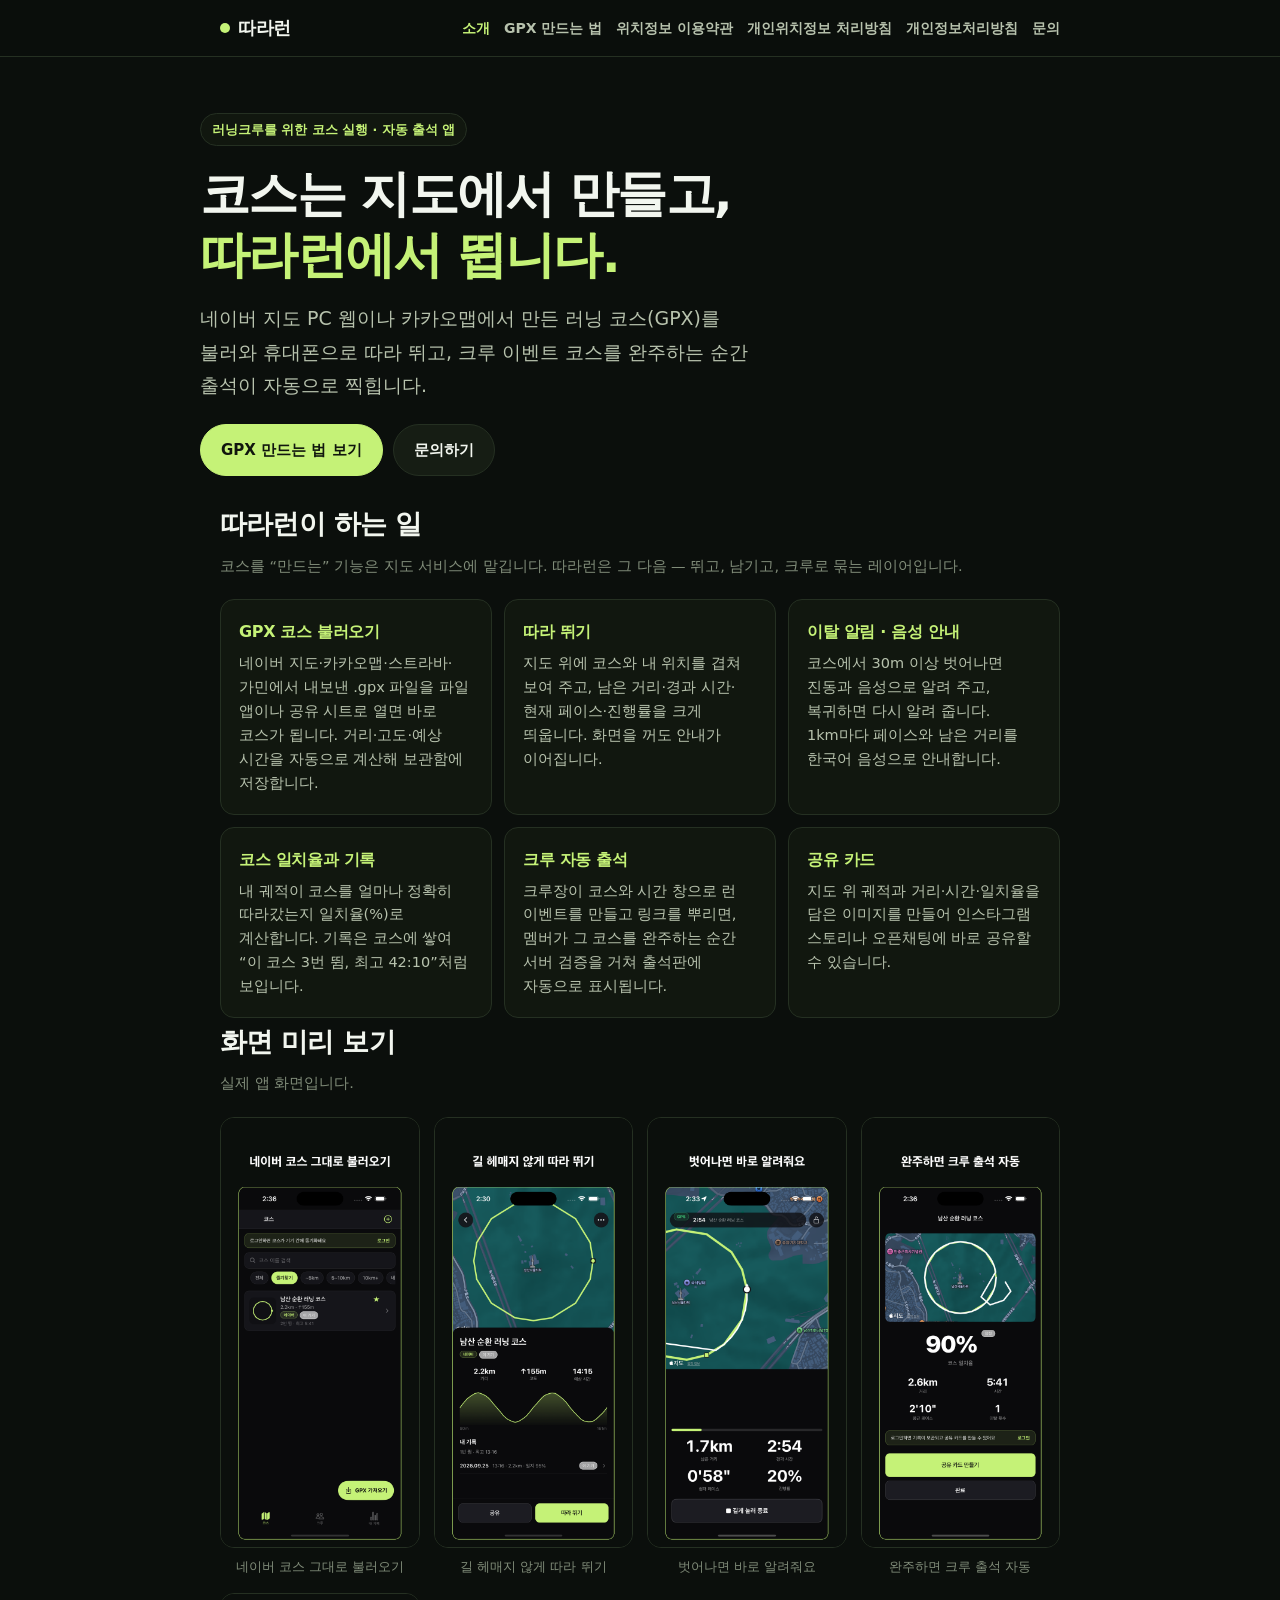
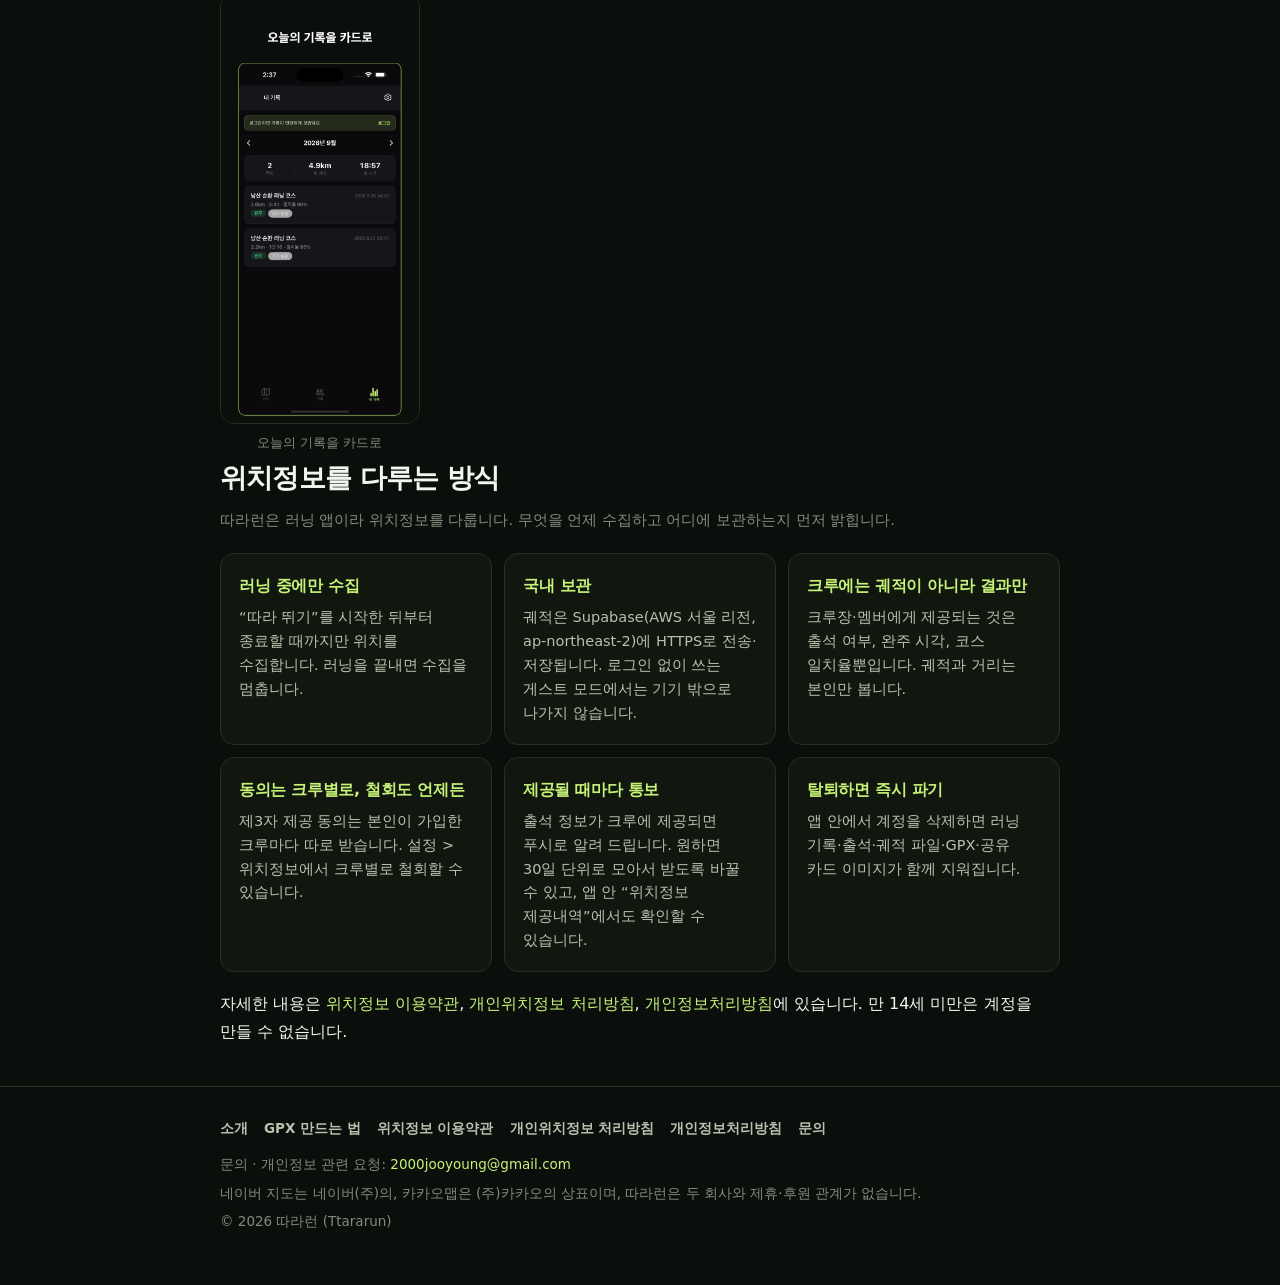
<file: index.html>
<!doctype html>
<html lang="ko">
<head>
<meta charset="utf-8">
<meta name="viewport" content="width=device-width, initial-scale=1">
<title>따라런 — GPX 코스를 따라 뛰고, 크루 출석은 자동으로</title>
<meta name="description" content="네이버 지도·카카오맵에서 만든 러닝 코스(GPX)를 불러와 폰으로 따라 뛰고, 완주하는 순간 크루 출석이 자동으로 기록되는 러닝 앱.">
<meta property="og:title" content="따라런 — GPX 코스를 따라 뛰고, 크루 출석은 자동으로">
<meta property="og:description" content="코스를 만드는 건 지도 앱에 맡기고, 따라런은 그 코스를 뛰게 하고 남기고 크루로 묶습니다.">
<meta property="og:type" content="website">
<link rel="stylesheet" href="style.css">
</head>
<body>

<header class="site-header">
  <div class="wrap">
    <a class="brand" href="index.html"><span class="dot"></span>따라런</a>
    <nav class="site-nav">
      <a href="index.html" aria-current="page">소개</a>
      <a href="how-to-gpx.html">GPX 만드는 법</a>
      <a href="terms-location.html">위치정보 이용약관</a>
      <a href="location-policy.html">개인위치정보 처리방침</a>
      <a href="privacy.html">개인정보처리방침</a>
      <a href="support.html">문의</a>
    </nav>
  </div>
</header>

<main>

<section class="hero wrap">
  <span class="badge">러닝크루를 위한 코스 실행 · 자동 출석 앱</span>
  <h1>코스는 지도에서 만들고,<br><em>따라런에서 뜁니다.</em></h1>
  <p class="lead">네이버 지도 PC 웹이나 카카오맵에서 만든 러닝 코스(GPX)를 불러와 휴대폰으로 따라 뛰고,
    크루 이벤트 코스를 완주하는 순간 출석이 자동으로 찍힙니다.</p>
  <div class="cta-row">
    <a class="btn btn-primary" href="how-to-gpx.html">GPX 만드는 법 보기</a>
    <a class="btn" href="support.html">문의하기</a>
  </div>
</section>

<section class="wrap">
  <h2>따라런이 하는 일</h2>
  <p class="section-sub">코스를 “만드는” 기능은 지도 서비스에 맡깁니다. 따라런은 그 다음 — 뛰고, 남기고, 크루로 묶는 레이어입니다.</p>
  <div class="cards">
    <article class="card">
      <h3>GPX 코스 불러오기</h3>
      <p>네이버 지도·카카오맵·스트라바·가민에서 내보낸 .gpx 파일을 파일 앱이나 공유 시트로 열면 바로 코스가 됩니다. 거리·고도·예상 시간을 자동으로 계산해 보관함에 저장합니다.</p>
    </article>
    <article class="card">
      <h3>따라 뛰기</h3>
      <p>지도 위에 코스와 내 위치를 겹쳐 보여 주고, 남은 거리·경과 시간·현재 페이스·진행률을 크게 띄웁니다. 화면을 꺼도 안내가 이어집니다.</p>
    </article>
    <article class="card">
      <h3>이탈 알림 · 음성 안내</h3>
      <p>코스에서 30m 이상 벗어나면 진동과 음성으로 알려 주고, 복귀하면 다시 알려 줍니다. 1km마다 페이스와 남은 거리를 한국어 음성으로 안내합니다.</p>
    </article>
    <article class="card">
      <h3>코스 일치율과 기록</h3>
      <p>내 궤적이 코스를 얼마나 정확히 따라갔는지 일치율(%)로 계산합니다. 기록은 코스에 쌓여 “이 코스 3번 뜀, 최고 42:10”처럼 보입니다.</p>
    </article>
    <article class="card">
      <h3>크루 자동 출석</h3>
      <p>크루장이 코스와 시간 창으로 런 이벤트를 만들고 링크를 뿌리면, 멤버가 그 코스를 완주하는 순간 서버 검증을 거쳐 출석판에 자동으로 표시됩니다.</p>
    </article>
    <article class="card">
      <h3>공유 카드</h3>
      <p>지도 위 궤적과 거리·시간·일치율을 담은 이미지를 만들어 인스타그램 스토리나 오픈채팅에 바로 공유할 수 있습니다.</p>
    </article>
  </div>
</section>

<section class="wrap">
  <h2>화면 미리 보기</h2>
  <p class="section-sub">실제 앱 화면입니다.</p>
  <ul class="shots">
    <li><figure><img src="shots/01.png" alt="코스 보관함 화면 — 저장된 러닝 코스 목록과 GPX 가져오기 버튼" loading="lazy" width="1320" height="2868"><figcaption>네이버 코스 그대로 불러오기</figcaption></figure></li>
    <li><figure><img src="shots/02.png" alt="코스 상세 화면 — 지도 위 코스, 거리·고도·예상 시간과 따라 뛰기 버튼" loading="lazy" width="1320" height="2868"><figcaption>길 헤매지 않게 따라 뛰기</figcaption></figure></li>
    <li><figure><img src="shots/03.png" alt="따라 뛰기 화면 — 지도 위 코스와 현재 위치, 남은 거리·경과 시간·페이스·진행률" loading="lazy" width="1320" height="2868"><figcaption>벗어나면 바로 알려줘요</figcaption></figure></li>
    <li><figure><img src="shots/04.png" alt="완주 화면 — 코스 일치율 90%와 거리·시간·평균 페이스·이탈 횟수" loading="lazy" width="1320" height="2868"><figcaption>완주하면 크루 출석 자동</figcaption></figure></li>
    <li><figure><img src="shots/05.png" alt="내 기록 화면 — 월별 러닝 횟수·총 거리·총 시간과 기록 목록" loading="lazy" width="1320" height="2868"><figcaption>오늘의 기록을 카드로</figcaption></figure></li>
  </ul>
</section>

<section class="wrap">
  <h2>위치정보를 다루는 방식</h2>
  <p class="section-sub">따라런은 러닝 앱이라 위치정보를 다룹니다. 무엇을 언제 수집하고 어디에 보관하는지 먼저 밝힙니다.</p>
  <div class="cards">
    <article class="card">
      <h3>러닝 중에만 수집</h3>
      <p>“따라 뛰기”를 시작한 뒤부터 종료할 때까지만 위치를 수집합니다. 러닝을 끝내면 수집을 멈춥니다.</p>
    </article>
    <article class="card">
      <h3>국내 보관</h3>
      <p>궤적은 Supabase(AWS 서울 리전, ap-northeast-2)에 HTTPS로 전송·저장됩니다. 로그인 없이 쓰는 게스트 모드에서는 기기 밖으로 나가지 않습니다.</p>
    </article>
    <article class="card">
      <h3>크루에는 궤적이 아니라 결과만</h3>
      <p>크루장·멤버에게 제공되는 것은 출석 여부, 완주 시각, 코스 일치율뿐입니다. 궤적과 거리는 본인만 봅니다.</p>
    </article>
    <article class="card">
      <h3>동의는 크루별로, 철회도 언제든</h3>
      <p>제3자 제공 동의는 본인이 가입한 크루마다 따로 받습니다. 설정 &gt; 위치정보에서 크루별로 철회할 수 있습니다.</p>
    </article>
    <article class="card">
      <h3>제공될 때마다 통보</h3>
      <p>출석 정보가 크루에 제공되면 푸시로 알려 드립니다. 원하면 30일 단위로 모아서 받도록 바꿀 수 있고, 앱 안 “위치정보 제공내역”에서도 확인할 수 있습니다.</p>
    </article>
    <article class="card">
      <h3>탈퇴하면 즉시 파기</h3>
      <p>앱 안에서 계정을 삭제하면 러닝 기록·출석·궤적 파일·GPX·공유 카드 이미지가 함께 지워집니다.</p>
    </article>
  </div>
  <p style="margin-top:18px">
    자세한 내용은 <a href="terms-location.html">위치정보 이용약관</a>,
    <a href="location-policy.html">개인위치정보 처리방침</a>,
    <a href="privacy.html">개인정보처리방침</a>에 있습니다.
    만 14세 미만은 계정을 만들 수 없습니다.
  </p>
</section>

</main>

<footer class="site-footer">
  <div class="wrap">
    <nav>
      <a href="index.html">소개</a>
      <a href="how-to-gpx.html">GPX 만드는 법</a>
      <a href="terms-location.html">위치정보 이용약관</a>
      <a href="location-policy.html">개인위치정보 처리방침</a>
      <a href="privacy.html">개인정보처리방침</a>
      <a href="support.html">문의</a>
    </nav>
    <p>문의 · 개인정보 관련 요청: <a href="mailto:2000jooyoung@gmail.com">2000jooyoung@gmail.com</a></p>
    <p>네이버 지도는 네이버(주)의, 카카오맵은 (주)카카오의 상표이며, 따라런은 두 회사와 제휴·후원 관계가 없습니다.</p>
    <p>© 2026 따라런 (Ttararun)</p>
  </div>
</footer>

</body>
</html>
</file>
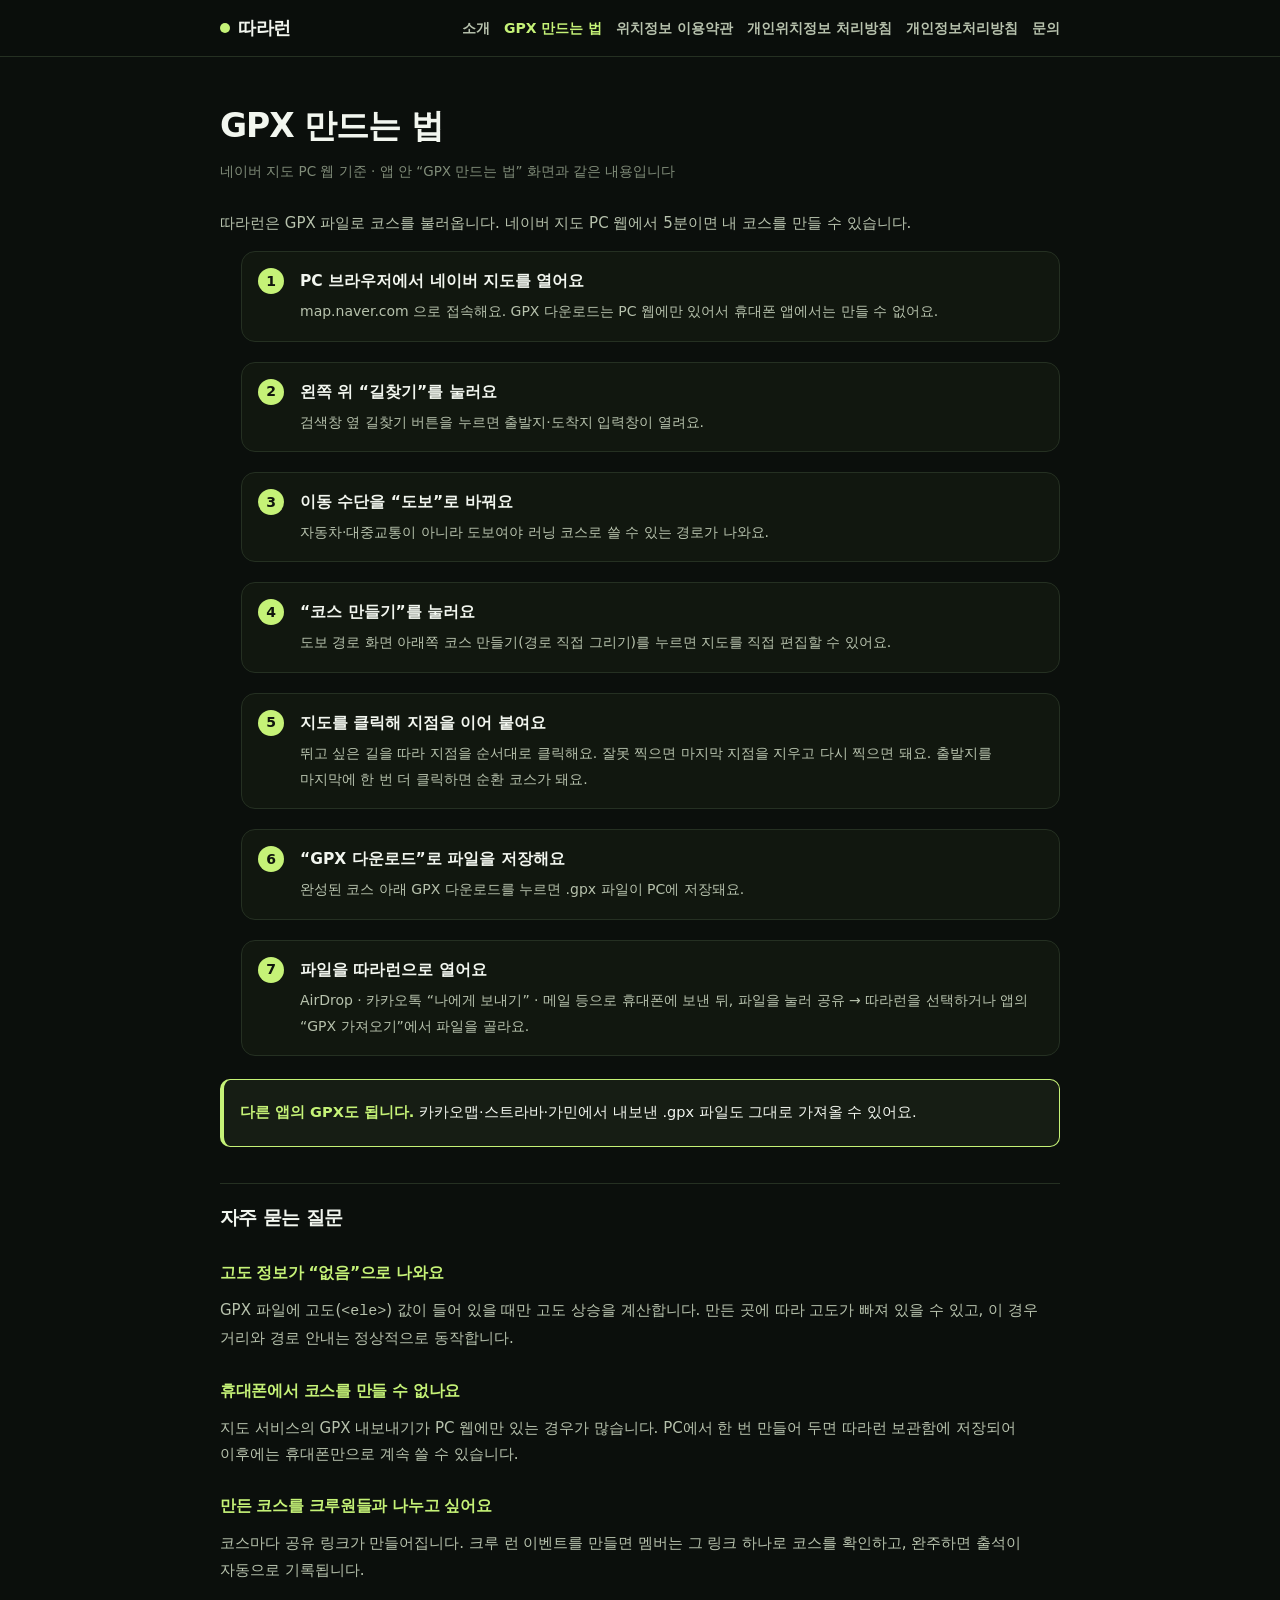
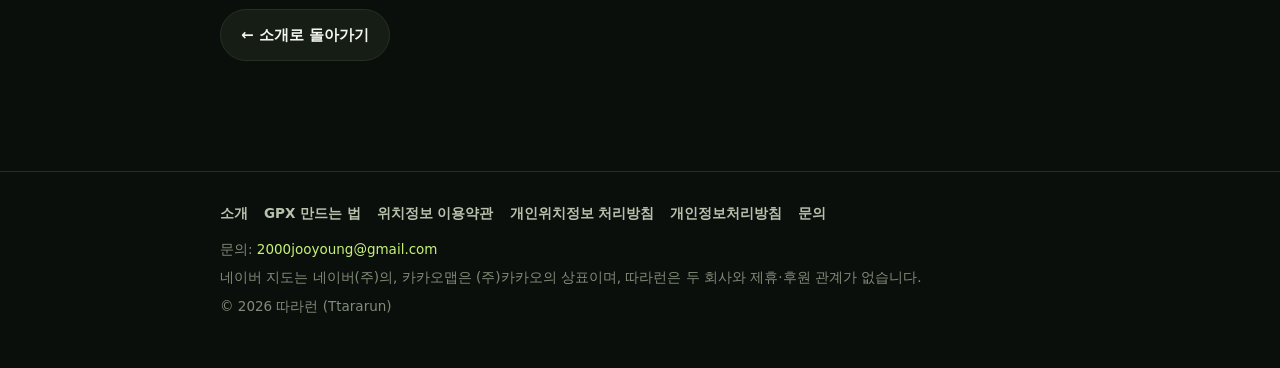
<file: how-to-gpx.html>
<!doctype html>
<html lang="ko">
<head>
<meta charset="utf-8">
<meta name="viewport" content="width=device-width, initial-scale=1">
<title>GPX 만드는 법 — 따라런</title>
<meta name="description" content="네이버 지도 PC 웹에서 러닝 코스를 그리고 GPX 파일로 내려받아 따라런으로 여는 방법을 단계별로 안내합니다.">
<link rel="stylesheet" href="style.css">
</head>
<body>

<header class="site-header">
  <div class="wrap">
    <a class="brand" href="index.html"><span class="dot"></span>따라런</a>
    <nav class="site-nav">
      <a href="index.html">소개</a>
      <a href="how-to-gpx.html" aria-current="page">GPX 만드는 법</a>
      <a href="terms-location.html">위치정보 이용약관</a>
      <a href="location-policy.html">개인위치정보 처리방침</a>
      <a href="privacy.html">개인정보처리방침</a>
      <a href="support.html">문의</a>
    </nav>
  </div>
</header>

<main class="wrap legal">
  <h1>GPX 만드는 법</h1>
  <p class="meta">네이버 지도 PC 웹 기준 · 앱 안 “GPX 만드는 법” 화면과 같은 내용입니다</p>

  <p>따라런은 GPX 파일로 코스를 불러옵니다. 네이버 지도 PC 웹에서 5분이면 내 코스를 만들 수 있습니다.</p>

  <ol class="steps">
    <li>
      <strong>PC 브라우저에서 네이버 지도를 열어요</strong>
      <span>map.naver.com 으로 접속해요. GPX 다운로드는 PC 웹에만 있어서 휴대폰 앱에서는 만들 수 없어요.</span>
    </li>
    <li>
      <strong>왼쪽 위 “길찾기”를 눌러요</strong>
      <span>검색창 옆 길찾기 버튼을 누르면 출발지·도착지 입력창이 열려요.</span>
    </li>
    <li>
      <strong>이동 수단을 “도보”로 바꿔요</strong>
      <span>자동차·대중교통이 아니라 도보여야 러닝 코스로 쓸 수 있는 경로가 나와요.</span>
    </li>
    <li>
      <strong>“코스 만들기”를 눌러요</strong>
      <span>도보 경로 화면 아래쪽 코스 만들기(경로 직접 그리기)를 누르면 지도를 직접 편집할 수 있어요.</span>
    </li>
    <li>
      <strong>지도를 클릭해 지점을 이어 붙여요</strong>
      <span>뛰고 싶은 길을 따라 지점을 순서대로 클릭해요. 잘못 찍으면 마지막 지점을 지우고 다시 찍으면 돼요. 출발지를 마지막에 한 번 더 클릭하면 순환 코스가 돼요.</span>
    </li>
    <li>
      <strong>“GPX 다운로드”로 파일을 저장해요</strong>
      <span>완성된 코스 아래 GPX 다운로드를 누르면 .gpx 파일이 PC에 저장돼요.</span>
    </li>
    <li>
      <strong>파일을 따라런으로 열어요</strong>
      <span>AirDrop · 카카오톡 “나에게 보내기” · 메일 등으로 휴대폰에 보낸 뒤, 파일을 눌러 공유 → 따라런을 선택하거나 앱의 “GPX 가져오기”에서 파일을 골라요.</span>
    </li>
  </ol>

  <div class="notice">
    <p><strong>다른 앱의 GPX도 됩니다.</strong> 카카오맵·스트라바·가민에서 내보낸 .gpx 파일도 그대로 가져올 수 있어요.</p>
  </div>

  <h2 id="faq">자주 묻는 질문</h2>

  <h3>고도 정보가 “없음”으로 나와요</h3>
  <p>GPX 파일에 고도(<code>&lt;ele&gt;</code>) 값이 들어 있을 때만 고도 상승을 계산합니다. 만든 곳에 따라 고도가 빠져 있을 수 있고, 이 경우 거리와 경로 안내는 정상적으로 동작합니다.</p>

  <h3>휴대폰에서 코스를 만들 수 없나요</h3>
  <p>지도 서비스의 GPX 내보내기가 PC 웹에만 있는 경우가 많습니다. PC에서 한 번 만들어 두면 따라런 보관함에 저장되어 이후에는 휴대폰만으로 계속 쓸 수 있습니다.</p>

  <h3>만든 코스를 크루원들과 나누고 싶어요</h3>
  <p>코스마다 공유 링크가 만들어집니다. 크루 런 이벤트를 만들면 멤버는 그 링크 하나로 코스를 확인하고, 완주하면 출석이 자동으로 기록됩니다.</p>

  <p style="margin-top:26px"><a class="btn" href="index.html">← 소개로 돌아가기</a></p>
</main>

<footer class="site-footer">
  <div class="wrap">
    <nav>
      <a href="index.html">소개</a>
      <a href="how-to-gpx.html">GPX 만드는 법</a>
      <a href="terms-location.html">위치정보 이용약관</a>
      <a href="location-policy.html">개인위치정보 처리방침</a>
      <a href="privacy.html">개인정보처리방침</a>
      <a href="support.html">문의</a>
    </nav>
    <p>문의: <a href="mailto:2000jooyoung@gmail.com">2000jooyoung@gmail.com</a></p>
    <p>네이버 지도는 네이버(주)의, 카카오맵은 (주)카카오의 상표이며, 따라런은 두 회사와 제휴·후원 관계가 없습니다.</p>
    <p>© 2026 따라런 (Ttararun)</p>
  </div>
</footer>

</body>
</html>
</file>
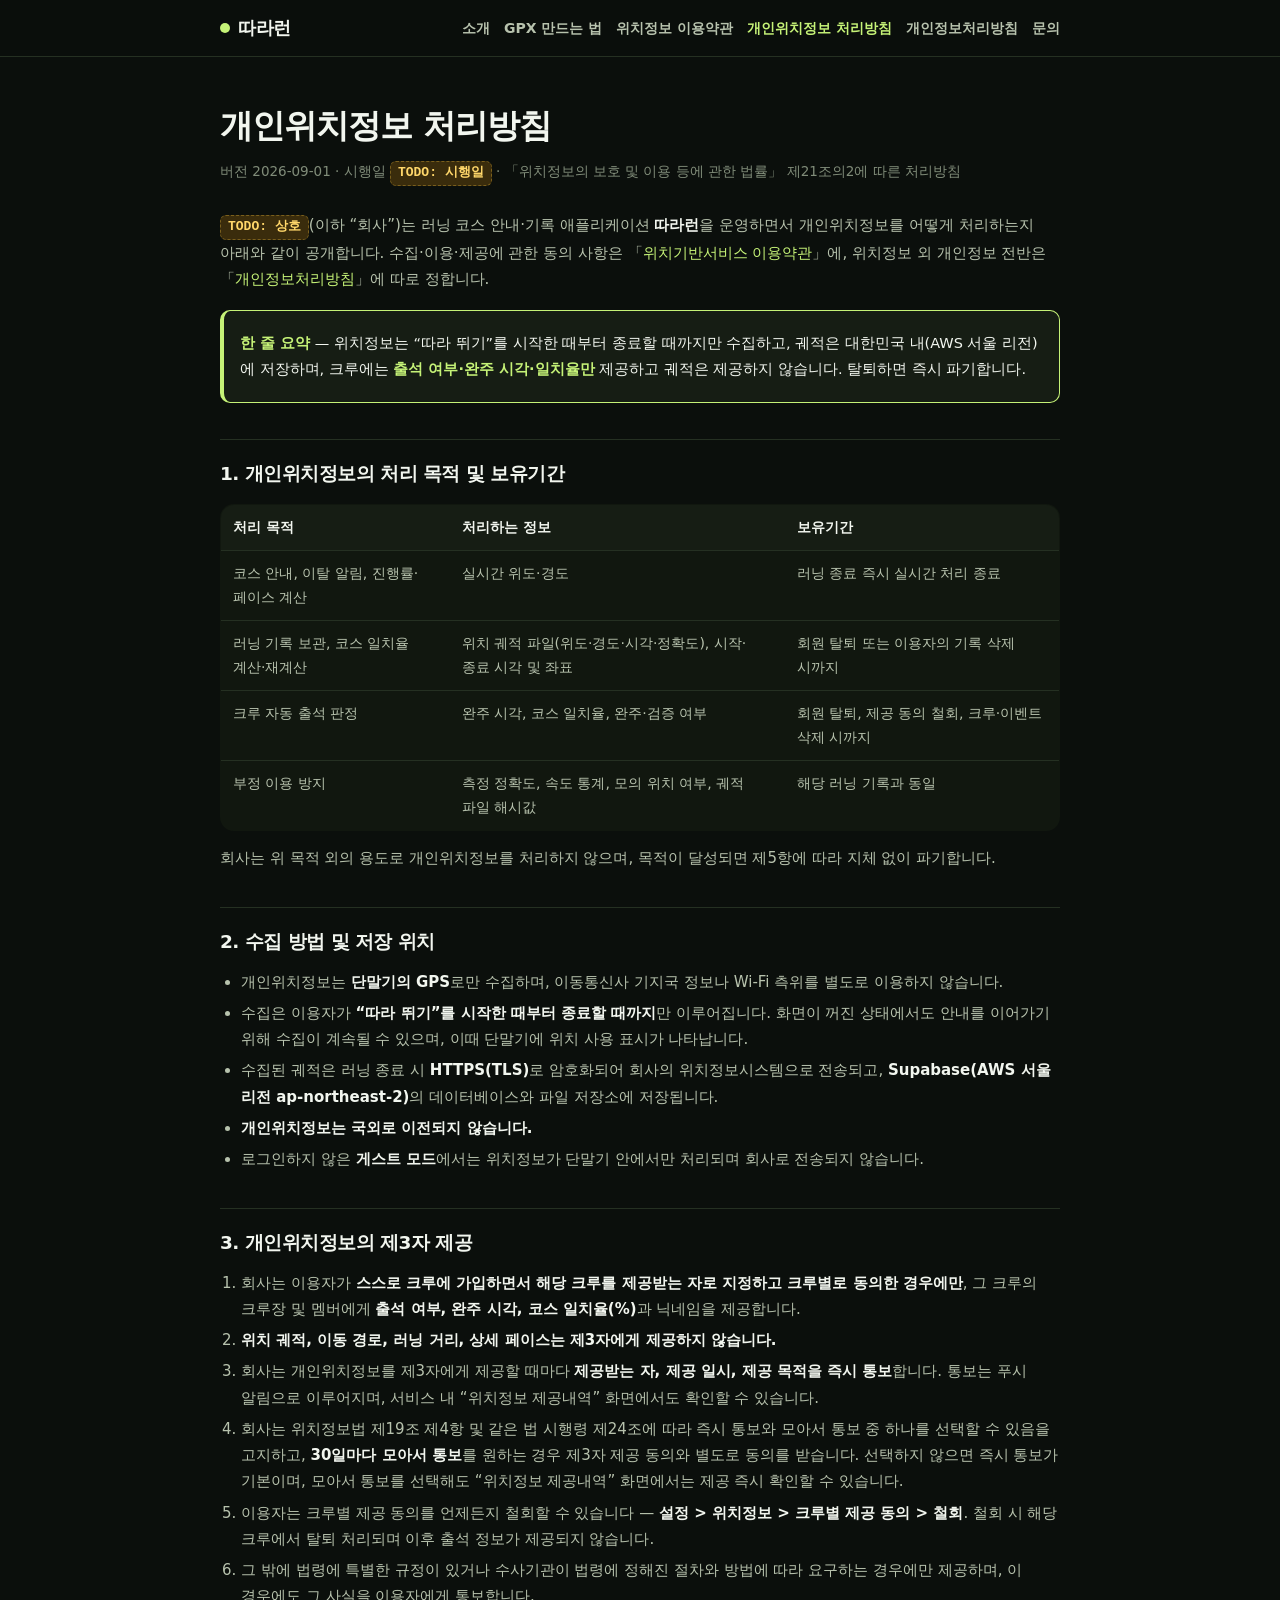
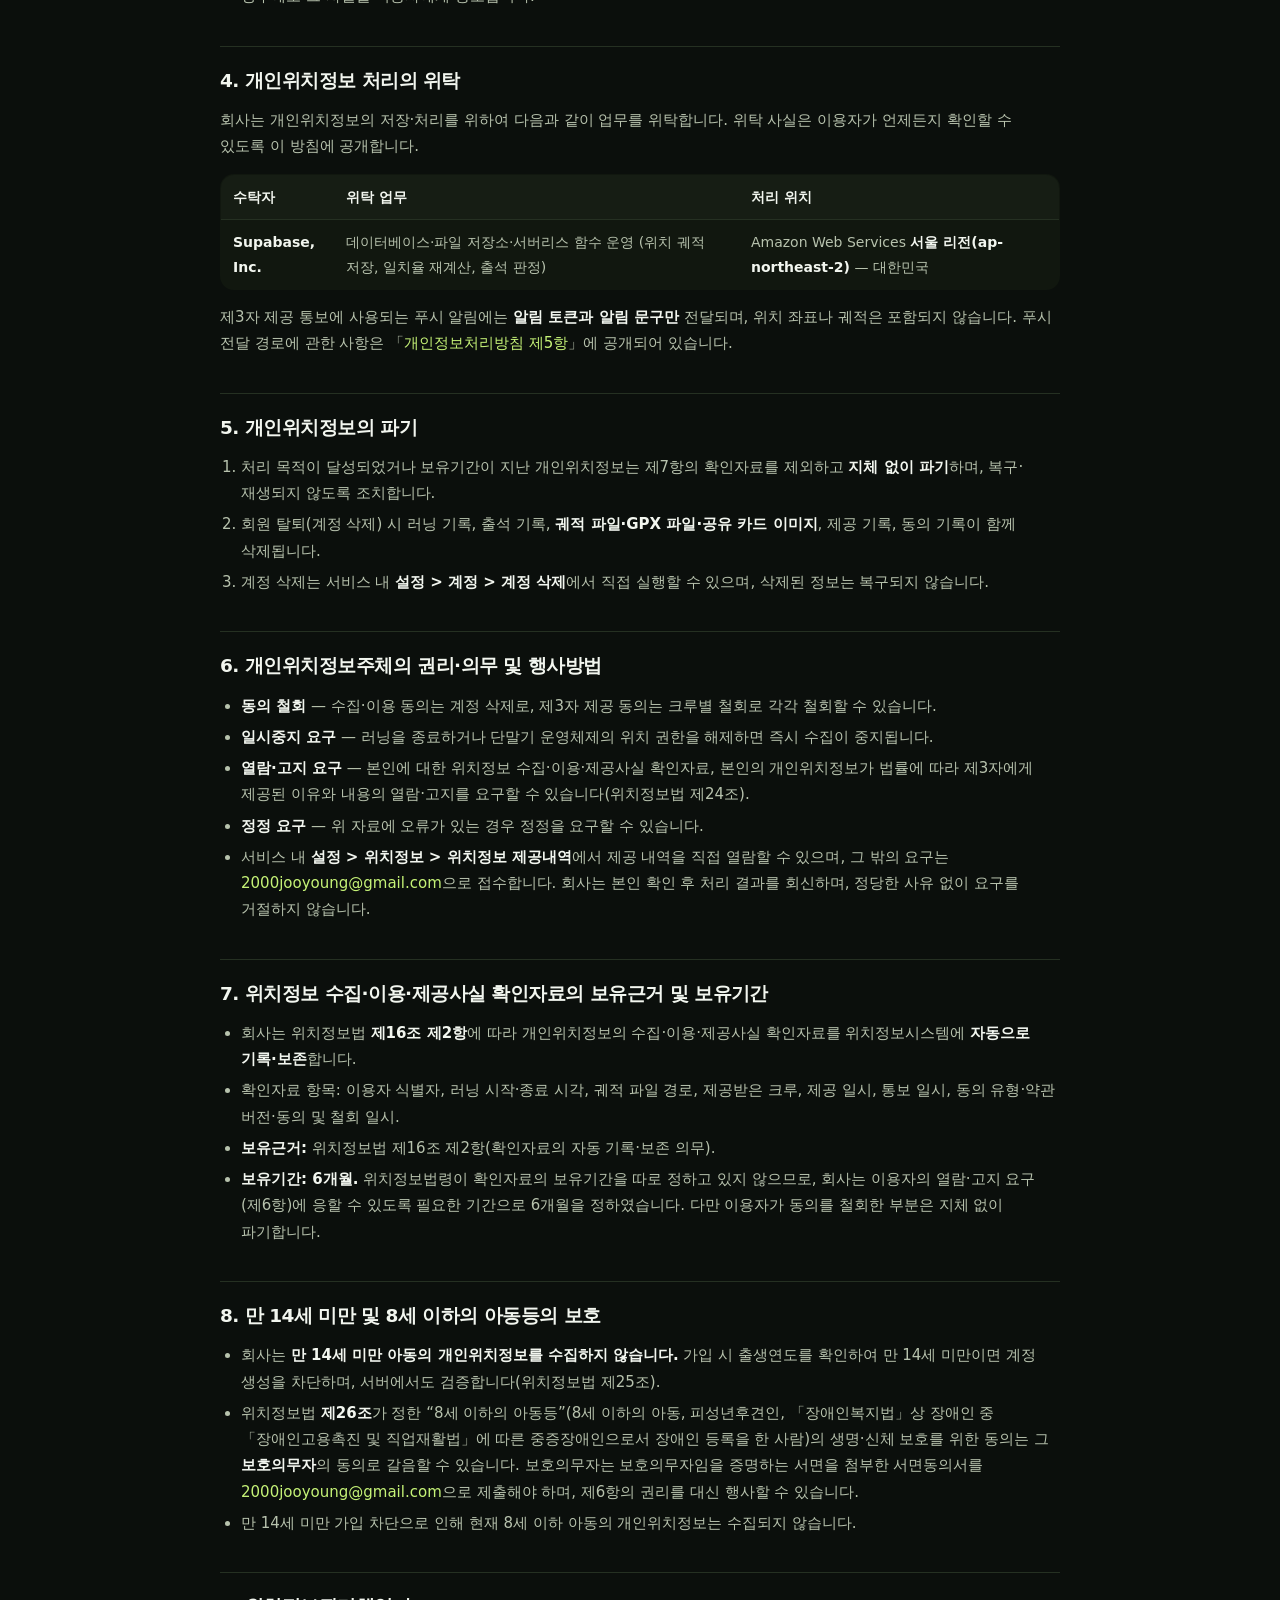
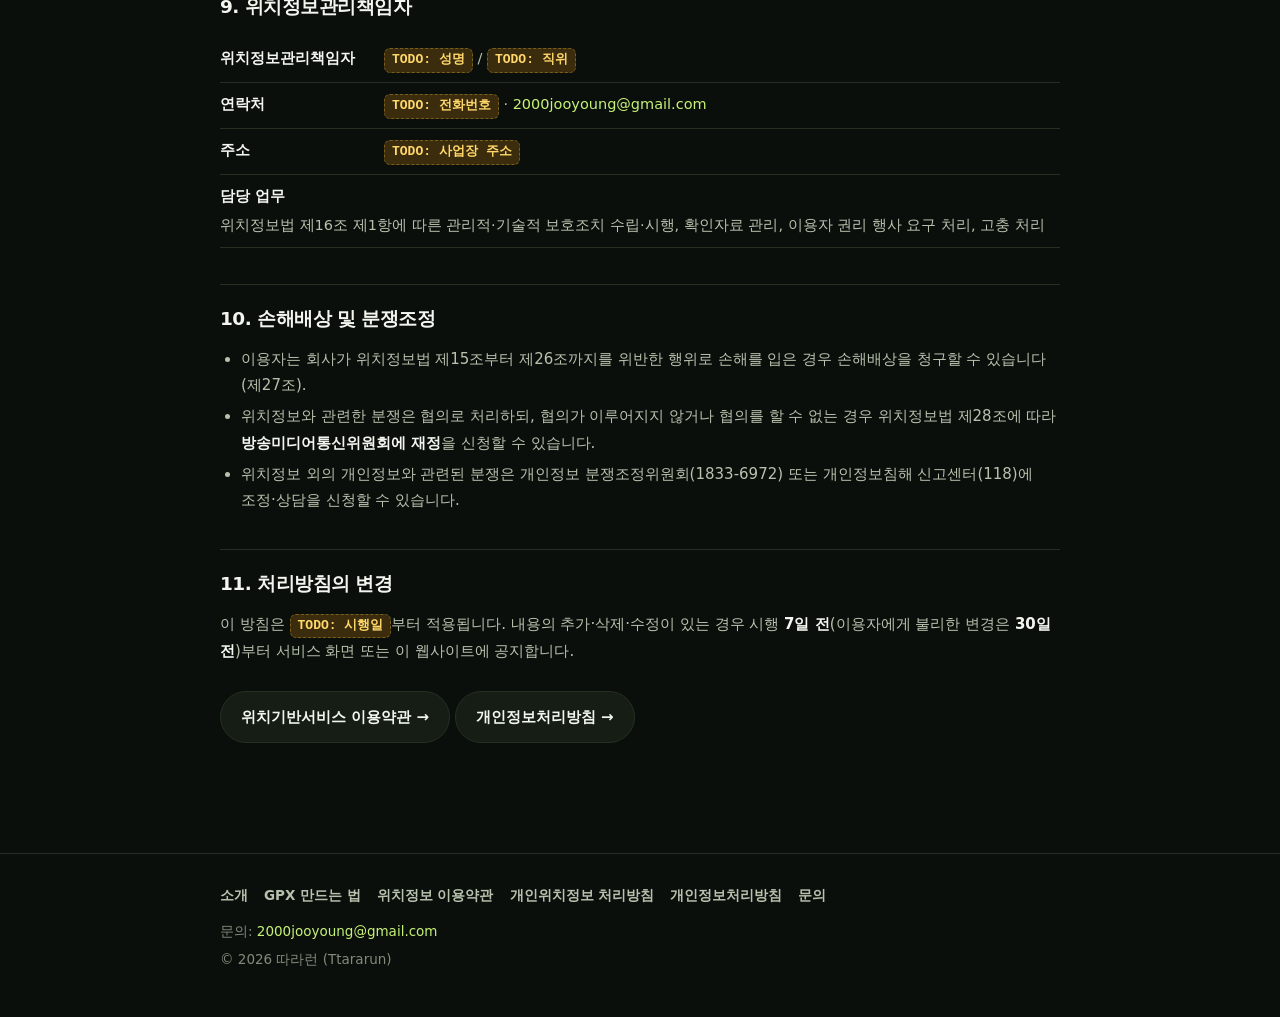
<file: location-policy.html>
<!doctype html>
<html lang="ko">
<head>
<meta charset="utf-8">
<meta name="viewport" content="width=device-width, initial-scale=1">
<title>개인위치정보 처리방침 — 따라런</title>
<meta name="description" content="따라런 개인위치정보 처리방침. 위치정보의 보호 및 이용 등에 관한 법률 제21조의2에 따라 개인위치정보의 처리 목적·보유기간·제3자 제공·위탁·권리 행사 방법을 공개합니다.">
<link rel="stylesheet" href="style.css">
</head>
<body>

<header class="site-header">
  <div class="wrap">
    <a class="brand" href="index.html"><span class="dot"></span>따라런</a>
    <nav class="site-nav">
      <a href="index.html">소개</a>
      <a href="how-to-gpx.html">GPX 만드는 법</a>
      <a href="terms-location.html">위치정보 이용약관</a>
      <a href="location-policy.html" aria-current="page">개인위치정보 처리방침</a>
      <a href="privacy.html">개인정보처리방침</a>
      <a href="support.html">문의</a>
    </nav>
  </div>
</header>

<main class="wrap legal">

<h1>개인위치정보 처리방침</h1>
<p class="meta">버전 2026-09-01 · 시행일 <span class="todo">TODO: 시행일</span> · 「위치정보의 보호 및 이용 등에 관한 법률」 제21조의2에 따른 처리방침</p>

<p><span class="todo">TODO: 상호</span>(이하 “회사”)는 러닝 코스 안내·기록 애플리케이션 <strong>따라런</strong>을 운영하면서 개인위치정보를 어떻게 처리하는지 아래와 같이 공개합니다.
  수집·이용·제공에 관한 동의 사항은 「<a href="terms-location.html">위치기반서비스 이용약관</a>」에, 위치정보 외 개인정보 전반은 「<a href="privacy.html">개인정보처리방침</a>」에 따로 정합니다.</p>

<div class="notice">
  <p><strong>한 줄 요약</strong> — 위치정보는 “따라 뛰기”를 시작한 때부터 종료할 때까지만 수집하고, 궤적은 대한민국 내(AWS 서울 리전)에 저장하며, 크루에는 <strong>출석 여부·완주 시각·일치율만</strong> 제공하고 궤적은 제공하지 않습니다. 탈퇴하면 즉시 파기합니다.</p>
</div>

<h2 id="l1">1. 개인위치정보의 처리 목적 및 보유기간</h2>
<div class="table-scroll">
  <table>
    <thead><tr><th>처리 목적</th><th>처리하는 정보</th><th>보유기간</th></tr></thead>
    <tbody>
      <tr><td>코스 안내, 이탈 알림, 진행률·페이스 계산</td><td>실시간 위도·경도</td><td>러닝 종료 즉시 실시간 처리 종료</td></tr>
      <tr><td>러닝 기록 보관, 코스 일치율 계산·재계산</td><td>위치 궤적 파일(위도·경도·시각·정확도), 시작·종료 시각 및 좌표</td><td>회원 탈퇴 또는 이용자의 기록 삭제 시까지</td></tr>
      <tr><td>크루 자동 출석 판정</td><td>완주 시각, 코스 일치율, 완주·검증 여부</td><td>회원 탈퇴, 제공 동의 철회, 크루·이벤트 삭제 시까지</td></tr>
      <tr><td>부정 이용 방지</td><td>측정 정확도, 속도 통계, 모의 위치 여부, 궤적 파일 해시값</td><td>해당 러닝 기록과 동일</td></tr>
    </tbody>
  </table>
</div>
<p>회사는 위 목적 외의 용도로 개인위치정보를 처리하지 않으며, 목적이 달성되면 제5항에 따라 지체 없이 파기합니다.</p>

<h2 id="l2">2. 수집 방법 및 저장 위치</h2>
<ul>
  <li>개인위치정보는 <strong>단말기의 GPS</strong>로만 수집하며, 이동통신사 기지국 정보나 Wi-Fi 측위를 별도로 이용하지 않습니다.</li>
  <li>수집은 이용자가 <strong>“따라 뛰기”를 시작한 때부터 종료할 때까지</strong>만 이루어집니다. 화면이 꺼진 상태에서도 안내를 이어가기 위해 수집이 계속될 수 있으며, 이때 단말기에 위치 사용 표시가 나타납니다.</li>
  <li>수집된 궤적은 러닝 종료 시 <strong>HTTPS(TLS)</strong>로 암호화되어 회사의 위치정보시스템으로 전송되고, <strong>Supabase(AWS 서울 리전 ap-northeast-2)</strong>의 데이터베이스와 파일 저장소에 저장됩니다.</li>
  <li><strong>개인위치정보는 국외로 이전되지 않습니다.</strong></li>
  <li>로그인하지 않은 <strong>게스트 모드</strong>에서는 위치정보가 단말기 안에서만 처리되며 회사로 전송되지 않습니다.</li>
</ul>

<h2 id="l3">3. 개인위치정보의 제3자 제공</h2>
<ol>
  <li>회사는 이용자가 <strong>스스로 크루에 가입하면서 해당 크루를 제공받는 자로 지정하고 크루별로 동의한 경우에만</strong>, 그 크루의 크루장 및 멤버에게 <strong>출석 여부, 완주 시각, 코스 일치율(%)</strong>과 닉네임을 제공합니다.</li>
  <li><strong>위치 궤적, 이동 경로, 러닝 거리, 상세 페이스는 제3자에게 제공하지 않습니다.</strong></li>
  <li>회사는 개인위치정보를 제3자에게 제공할 때마다 <strong>제공받는 자, 제공 일시, 제공 목적을 즉시 통보</strong>합니다. 통보는 푸시 알림으로 이루어지며, 서비스 내 “위치정보 제공내역” 화면에서도 확인할 수 있습니다.</li>
  <li>회사는 위치정보법 제19조 제4항 및 같은 법 시행령 제24조에 따라 즉시 통보와 모아서 통보 중 하나를 선택할 수 있음을 고지하고, <strong>30일마다 모아서 통보</strong>를 원하는 경우 제3자 제공 동의와 별도로 동의를 받습니다. 선택하지 않으면 즉시 통보가 기본이며, 모아서 통보를 선택해도 “위치정보 제공내역” 화면에서는 제공 즉시 확인할 수 있습니다.</li>
  <li>이용자는 크루별 제공 동의를 언제든지 철회할 수 있습니다 — <strong>설정 &gt; 위치정보 &gt; 크루별 제공 동의 &gt; 철회</strong>. 철회 시 해당 크루에서 탈퇴 처리되며 이후 출석 정보가 제공되지 않습니다.</li>
  <li>그 밖에 법령에 특별한 규정이 있거나 수사기관이 법령에 정해진 절차와 방법에 따라 요구하는 경우에만 제공하며, 이 경우에도 그 사실을 이용자에게 통보합니다.</li>
</ol>

<h2 id="l4">4. 개인위치정보 처리의 위탁</h2>
<p>회사는 개인위치정보의 저장·처리를 위하여 다음과 같이 업무를 위탁합니다. 위탁 사실은 이용자가 언제든지 확인할 수 있도록 이 방침에 공개합니다.</p>
<div class="table-scroll">
  <table>
    <thead><tr><th>수탁자</th><th>위탁 업무</th><th>처리 위치</th></tr></thead>
    <tbody>
      <tr>
        <td><strong>Supabase, Inc.</strong></td>
        <td>데이터베이스·파일 저장소·서버리스 함수 운영 (위치 궤적 저장, 일치율 재계산, 출석 판정)</td>
        <td>Amazon Web Services <strong>서울 리전(ap-northeast-2)</strong> — 대한민국</td>
      </tr>
    </tbody>
  </table>
</div>
<p>제3자 제공 통보에 사용되는 푸시 알림에는 <strong>알림 토큰과 알림 문구만</strong> 전달되며, 위치 좌표나 궤적은 포함되지 않습니다. 푸시 전달 경로에 관한 사항은 「<a href="privacy.html#p5">개인정보처리방침 제5항</a>」에 공개되어 있습니다.</p>

<h2 id="l5">5. 개인위치정보의 파기</h2>
<ol>
  <li>처리 목적이 달성되었거나 보유기간이 지난 개인위치정보는 제7항의 확인자료를 제외하고 <strong>지체 없이 파기</strong>하며, 복구·재생되지 않도록 조치합니다.</li>
  <li>회원 탈퇴(계정 삭제) 시 러닝 기록, 출석 기록, <strong>궤적 파일·GPX 파일·공유 카드 이미지</strong>, 제공 기록, 동의 기록이 함께 삭제됩니다.</li>
  <li>계정 삭제는 서비스 내 <strong>설정 &gt; 계정 &gt; 계정 삭제</strong>에서 직접 실행할 수 있으며, 삭제된 정보는 복구되지 않습니다.</li>
</ol>

<h2 id="l6">6. 개인위치정보주체의 권리·의무 및 행사방법</h2>
<ul>
  <li><strong>동의 철회</strong> — 수집·이용 동의는 계정 삭제로, 제3자 제공 동의는 크루별 철회로 각각 철회할 수 있습니다.</li>
  <li><strong>일시중지 요구</strong> — 러닝을 종료하거나 단말기 운영체제의 위치 권한을 해제하면 즉시 수집이 중지됩니다.</li>
  <li><strong>열람·고지 요구</strong> — 본인에 대한 위치정보 수집·이용·제공사실 확인자료, 본인의 개인위치정보가 법률에 따라 제3자에게 제공된 이유와 내용의 열람·고지를 요구할 수 있습니다(위치정보법 제24조).</li>
  <li><strong>정정 요구</strong> — 위 자료에 오류가 있는 경우 정정을 요구할 수 있습니다.</li>
  <li>서비스 내 <strong>설정 &gt; 위치정보 &gt; 위치정보 제공내역</strong>에서 제공 내역을 직접 열람할 수 있으며, 그 밖의 요구는 <a href="mailto:2000jooyoung@gmail.com">2000jooyoung@gmail.com</a>으로 접수합니다. 회사는 본인 확인 후 처리 결과를 회신하며, 정당한 사유 없이 요구를 거절하지 않습니다.</li>
</ul>

<h2 id="l7">7. 위치정보 수집·이용·제공사실 확인자료의 보유근거 및 보유기간</h2>
<ul>
  <li>회사는 위치정보법 <strong>제16조 제2항</strong>에 따라 개인위치정보의 수집·이용·제공사실 확인자료를 위치정보시스템에 <strong>자동으로 기록·보존</strong>합니다.</li>
  <li>확인자료 항목: 이용자 식별자, 러닝 시작·종료 시각, 궤적 파일 경로, 제공받은 크루, 제공 일시, 통보 일시, 동의 유형·약관 버전·동의 및 철회 일시.</li>
  <li><strong>보유근거:</strong> 위치정보법 제16조 제2항(확인자료의 자동 기록·보존 의무).</li>
  <li><strong>보유기간: 6개월.</strong> 위치정보법령이 확인자료의 보유기간을 따로 정하고 있지 않으므로, 회사는 이용자의 열람·고지 요구(제6항)에 응할 수 있도록 필요한 기간으로 6개월을 정하였습니다. 다만 이용자가 동의를 철회한 부분은 지체 없이 파기합니다.</li>
</ul>

<h2 id="l8">8. 만 14세 미만 및 8세 이하의 아동등의 보호</h2>
<ul>
  <li>회사는 <strong>만 14세 미만 아동의 개인위치정보를 수집하지 않습니다.</strong> 가입 시 출생연도를 확인하여 만 14세 미만이면 계정 생성을 차단하며, 서버에서도 검증합니다(위치정보법 제25조).</li>
  <li>위치정보법 <strong>제26조</strong>가 정한 “8세 이하의 아동등”(8세 이하의 아동, 피성년후견인, 「장애인복지법」상 장애인 중 「장애인고용촉진 및 직업재활법」에 따른 중증장애인으로서 장애인 등록을 한 사람)의 생명·신체 보호를 위한 동의는 그 <strong>보호의무자</strong>의 동의로 갈음할 수 있습니다. 보호의무자는 보호의무자임을 증명하는 서면을 첨부한 서면동의서를 <a href="mailto:2000jooyoung@gmail.com">2000jooyoung@gmail.com</a>으로 제출해야 하며, 제6항의 권리를 대신 행사할 수 있습니다.</li>
  <li>만 14세 미만 가입 차단으로 인해 현재 8세 이하 아동의 개인위치정보는 수집되지 않습니다.</li>
</ul>

<h2 id="l9">9. 위치정보관리책임자</h2>
<dl class="info">
  <div><dt>위치정보관리책임자</dt><dd><span class="todo">TODO: 성명</span> / <span class="todo">TODO: 직위</span></dd></div>
  <div><dt>연락처</dt><dd><span class="todo">TODO: 전화번호</span> · <a href="mailto:2000jooyoung@gmail.com">2000jooyoung@gmail.com</a></dd></div>
  <div><dt>주소</dt><dd><span class="todo">TODO: 사업장 주소</span></dd></div>
  <div><dt>담당 업무</dt><dd>위치정보법 제16조 제1항에 따른 관리적·기술적 보호조치 수립·시행, 확인자료 관리, 이용자 권리 행사 요구 처리, 고충 처리</dd></div>
</dl>

<h2 id="l10">10. 손해배상 및 분쟁조정</h2>
<ul>
  <li>이용자는 회사가 위치정보법 제15조부터 제26조까지를 위반한 행위로 손해를 입은 경우 손해배상을 청구할 수 있습니다(제27조).</li>
  <li>위치정보와 관련한 분쟁은 협의로 처리하되, 협의가 이루어지지 않거나 협의를 할 수 없는 경우 위치정보법 제28조에 따라 <strong>방송미디어통신위원회에 재정</strong>을 신청할 수 있습니다.</li>
  <li>위치정보 외의 개인정보와 관련된 분쟁은 개인정보 분쟁조정위원회(1833-6972) 또는 개인정보침해 신고센터(118)에 조정·상담을 신청할 수 있습니다.</li>
</ul>

<h2 id="l11">11. 처리방침의 변경</h2>
<p>이 방침은 <span class="todo">TODO: 시행일</span>부터 적용됩니다. 내용의 추가·삭제·수정이 있는 경우 시행 <strong>7일 전</strong>(이용자에게 불리한 변경은 <strong>30일 전</strong>)부터 서비스 화면 또는 이 웹사이트에 공지합니다.</p>

<p style="margin-top:26px">
  <a class="btn" href="terms-location.html">위치기반서비스 이용약관 →</a>
  <a class="btn" href="privacy.html">개인정보처리방침 →</a>
</p>

</main>

<footer class="site-footer">
  <div class="wrap">
    <nav>
      <a href="index.html">소개</a>
      <a href="how-to-gpx.html">GPX 만드는 법</a>
      <a href="terms-location.html">위치정보 이용약관</a>
      <a href="location-policy.html">개인위치정보 처리방침</a>
      <a href="privacy.html">개인정보처리방침</a>
      <a href="support.html">문의</a>
    </nav>
    <p>문의: <a href="mailto:2000jooyoung@gmail.com">2000jooyoung@gmail.com</a></p>
    <p>© 2026 따라런 (Ttararun)</p>
  </div>
</footer>

</body>
</html>
</file>
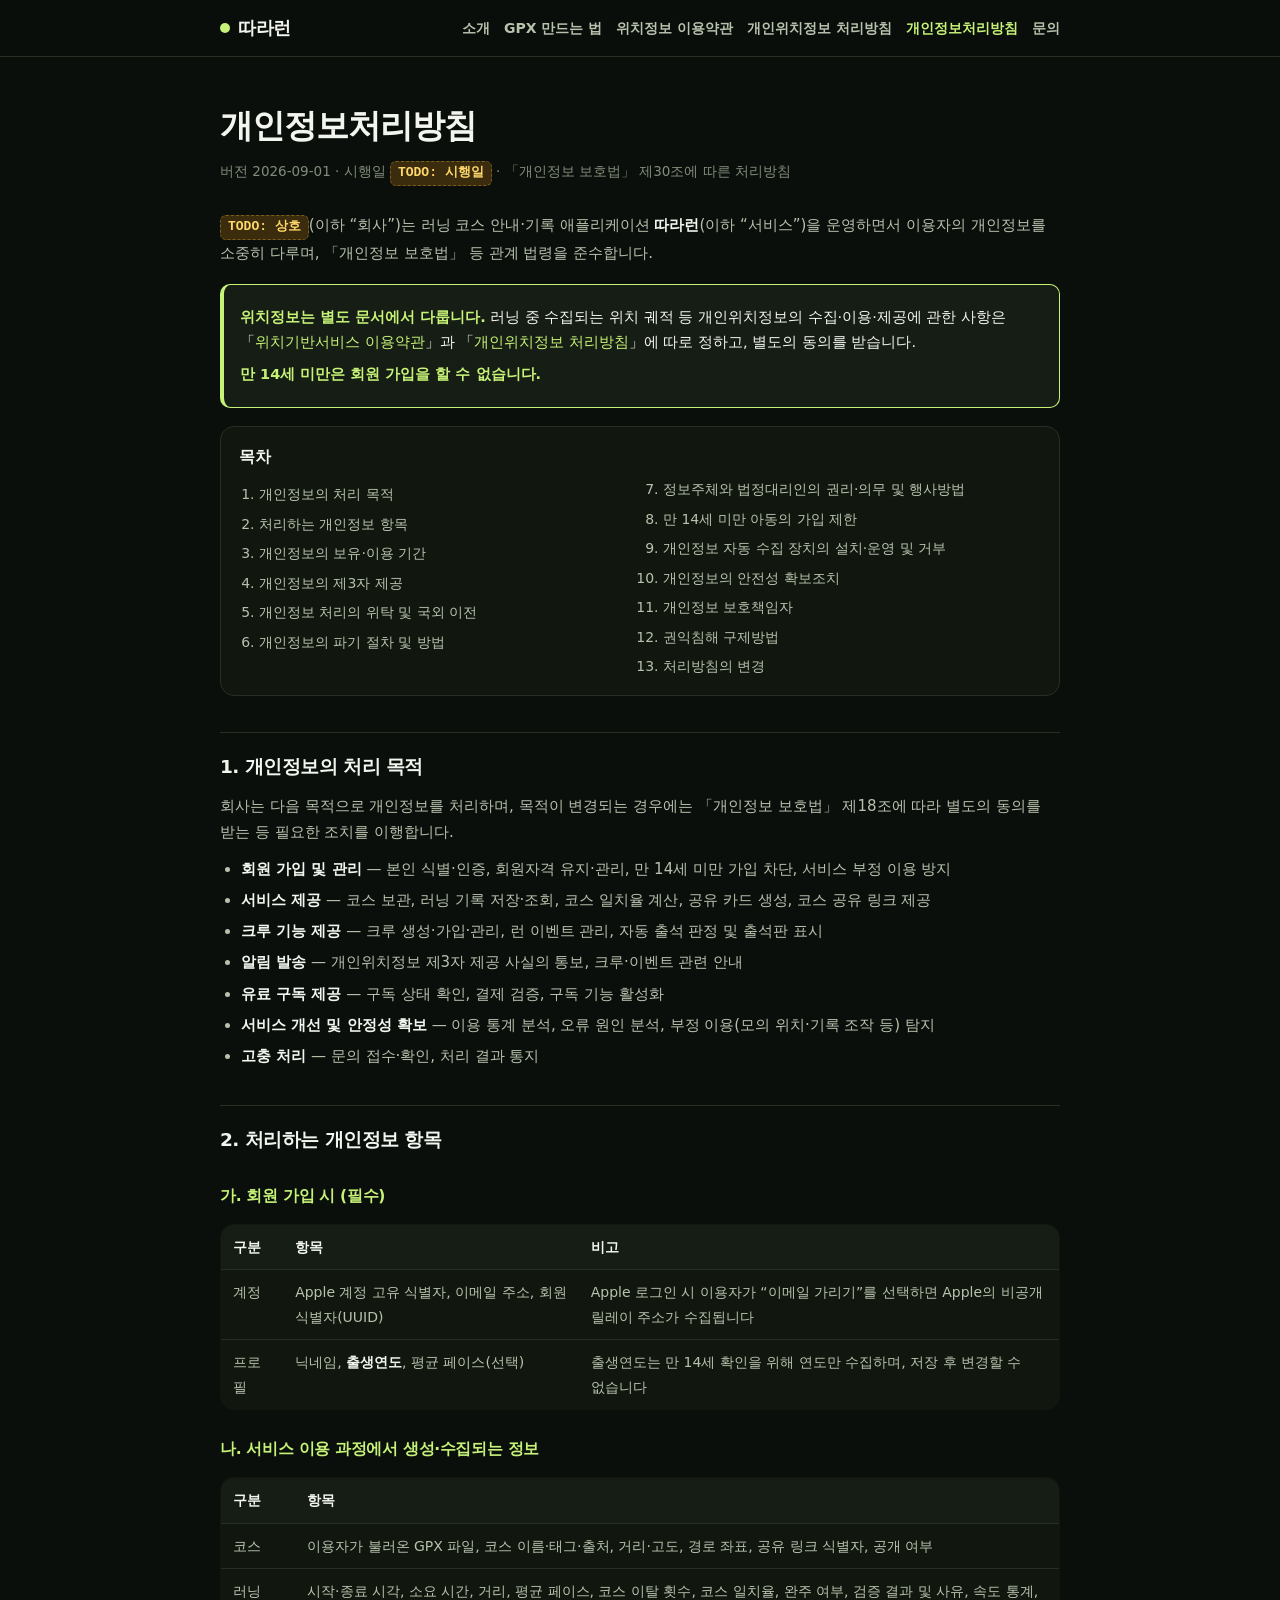
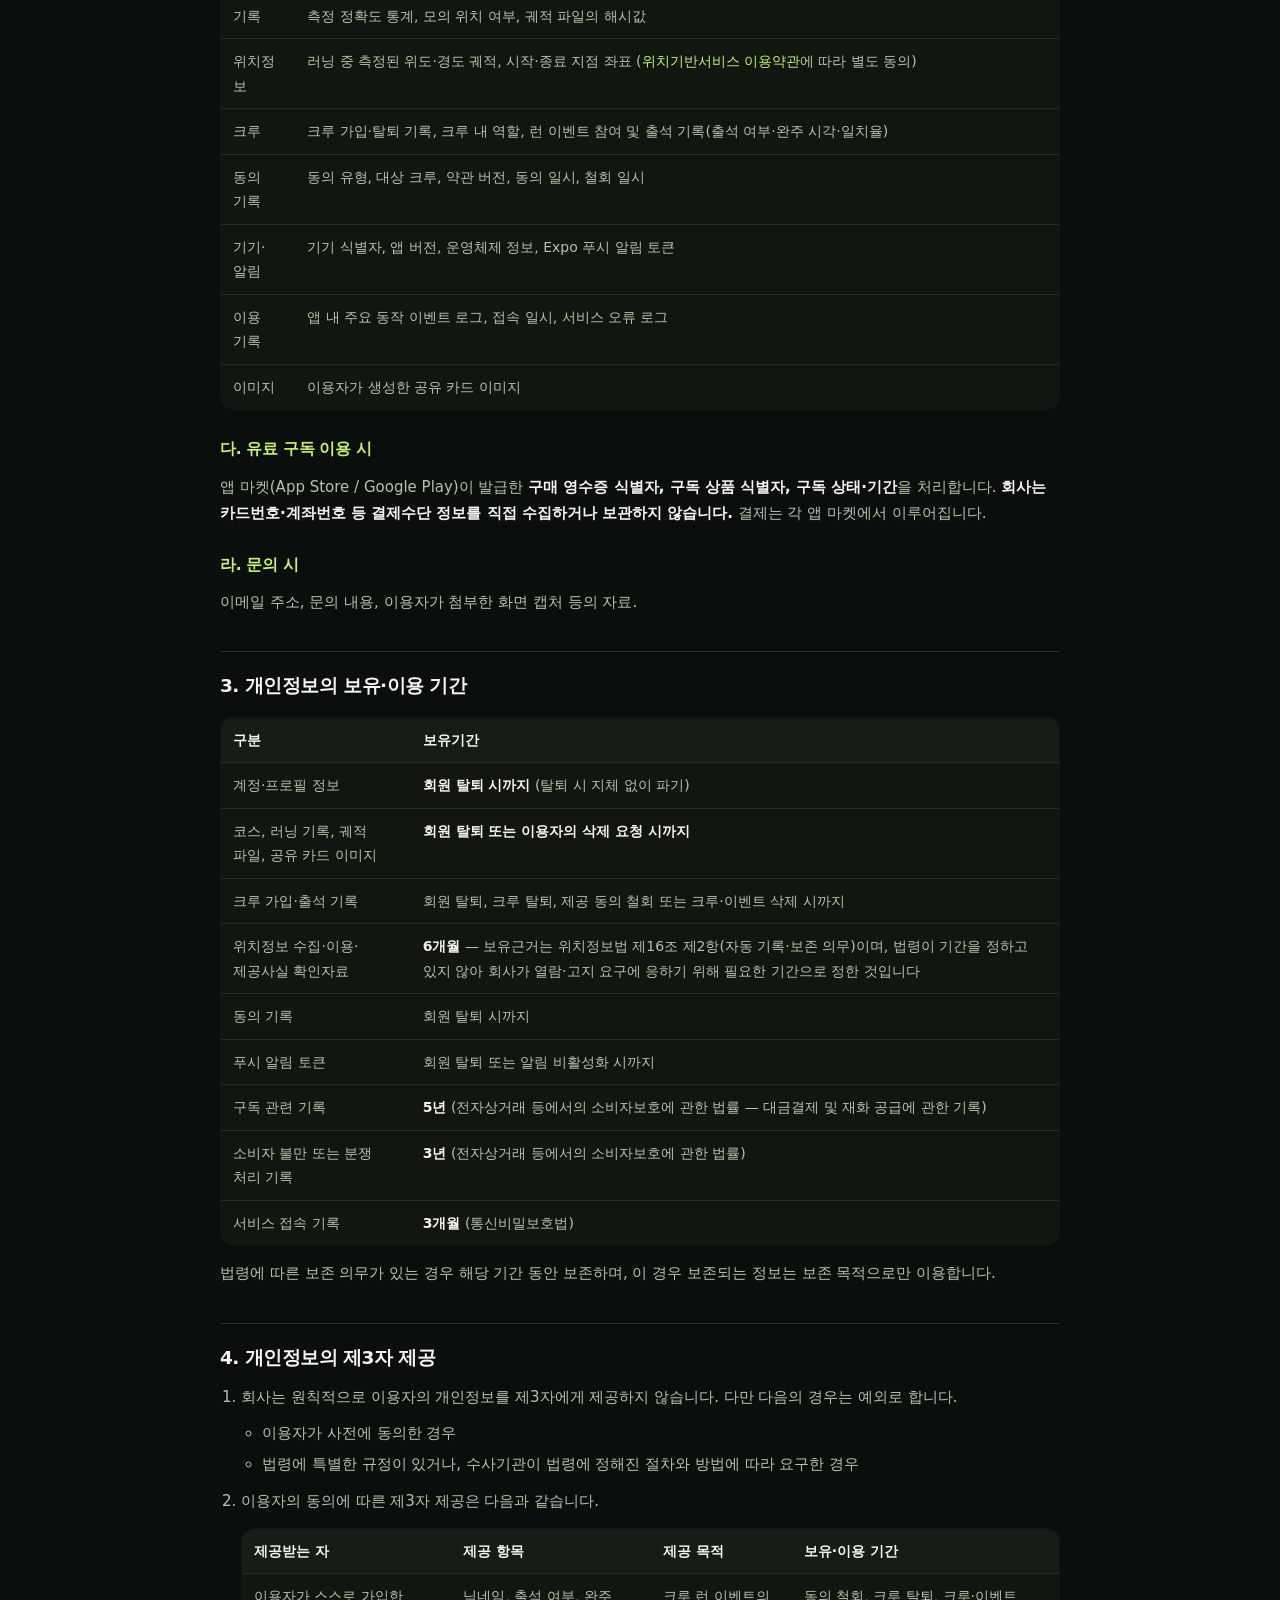
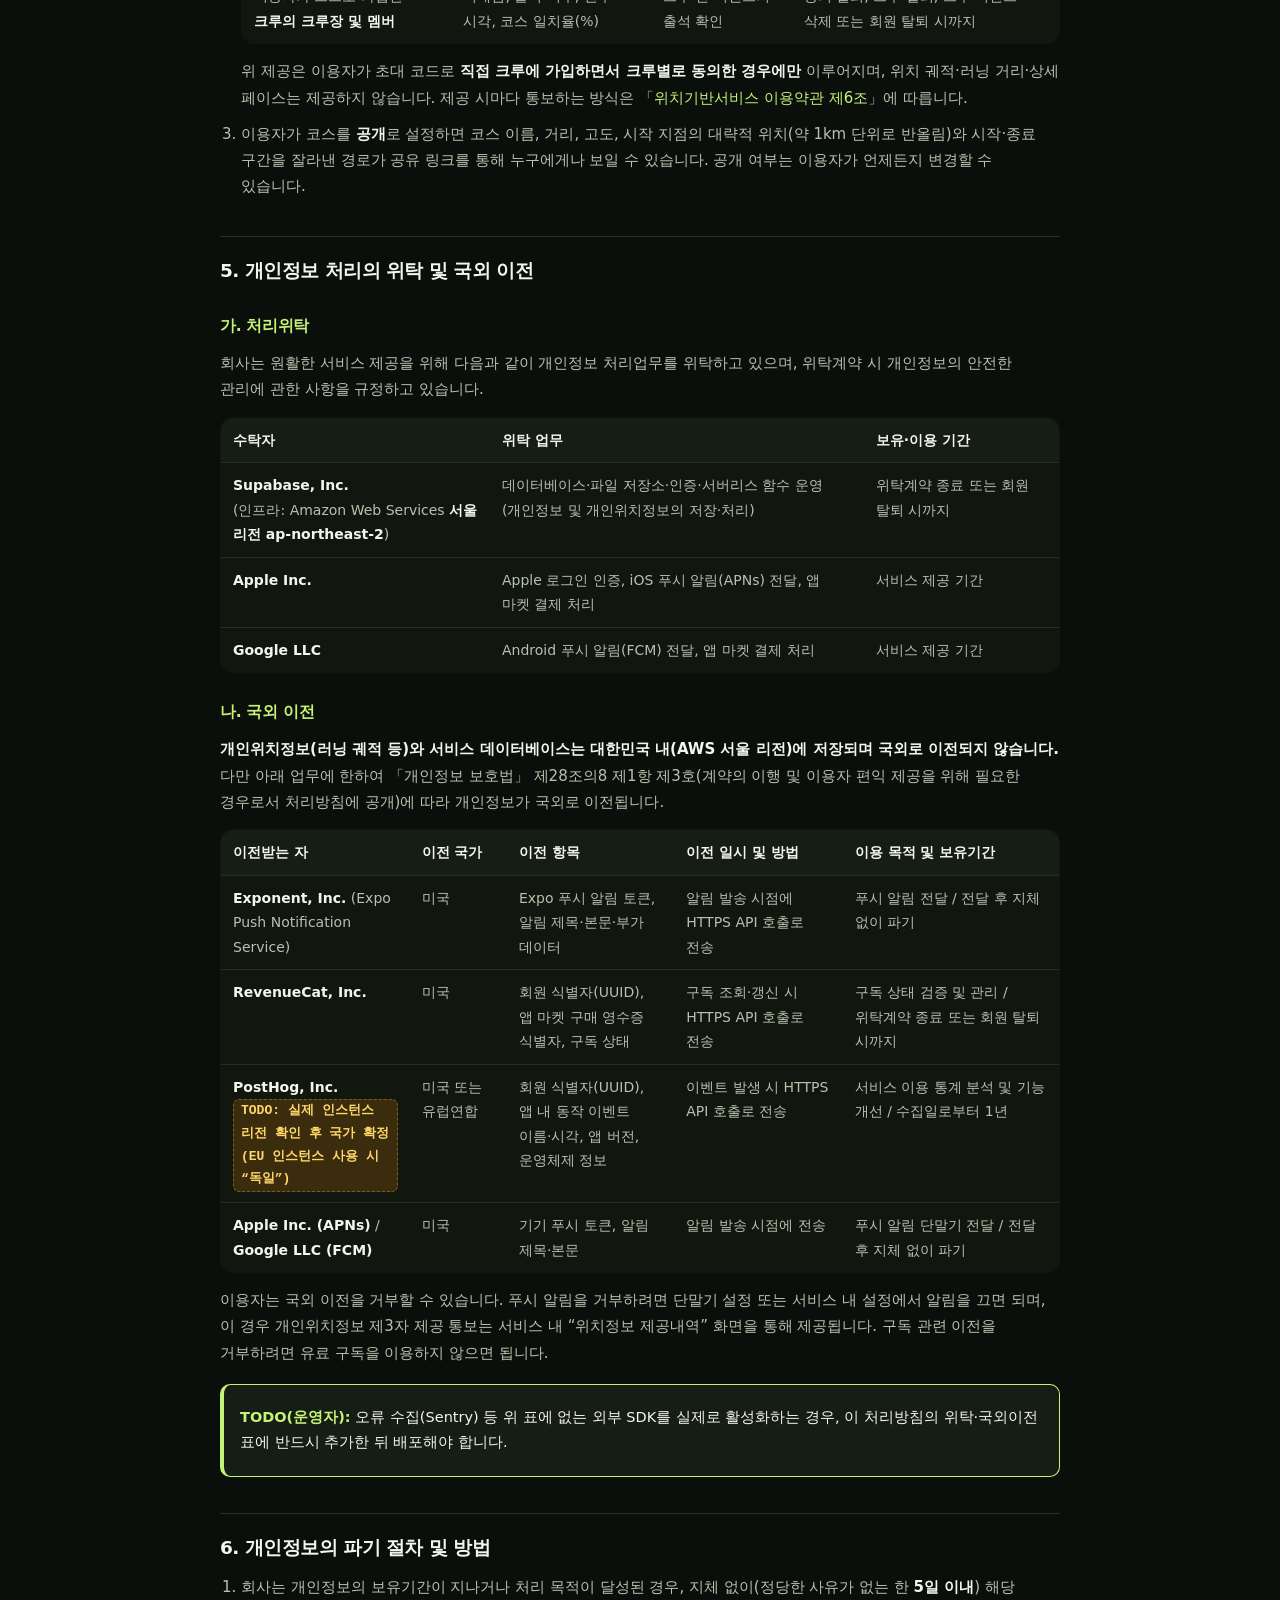
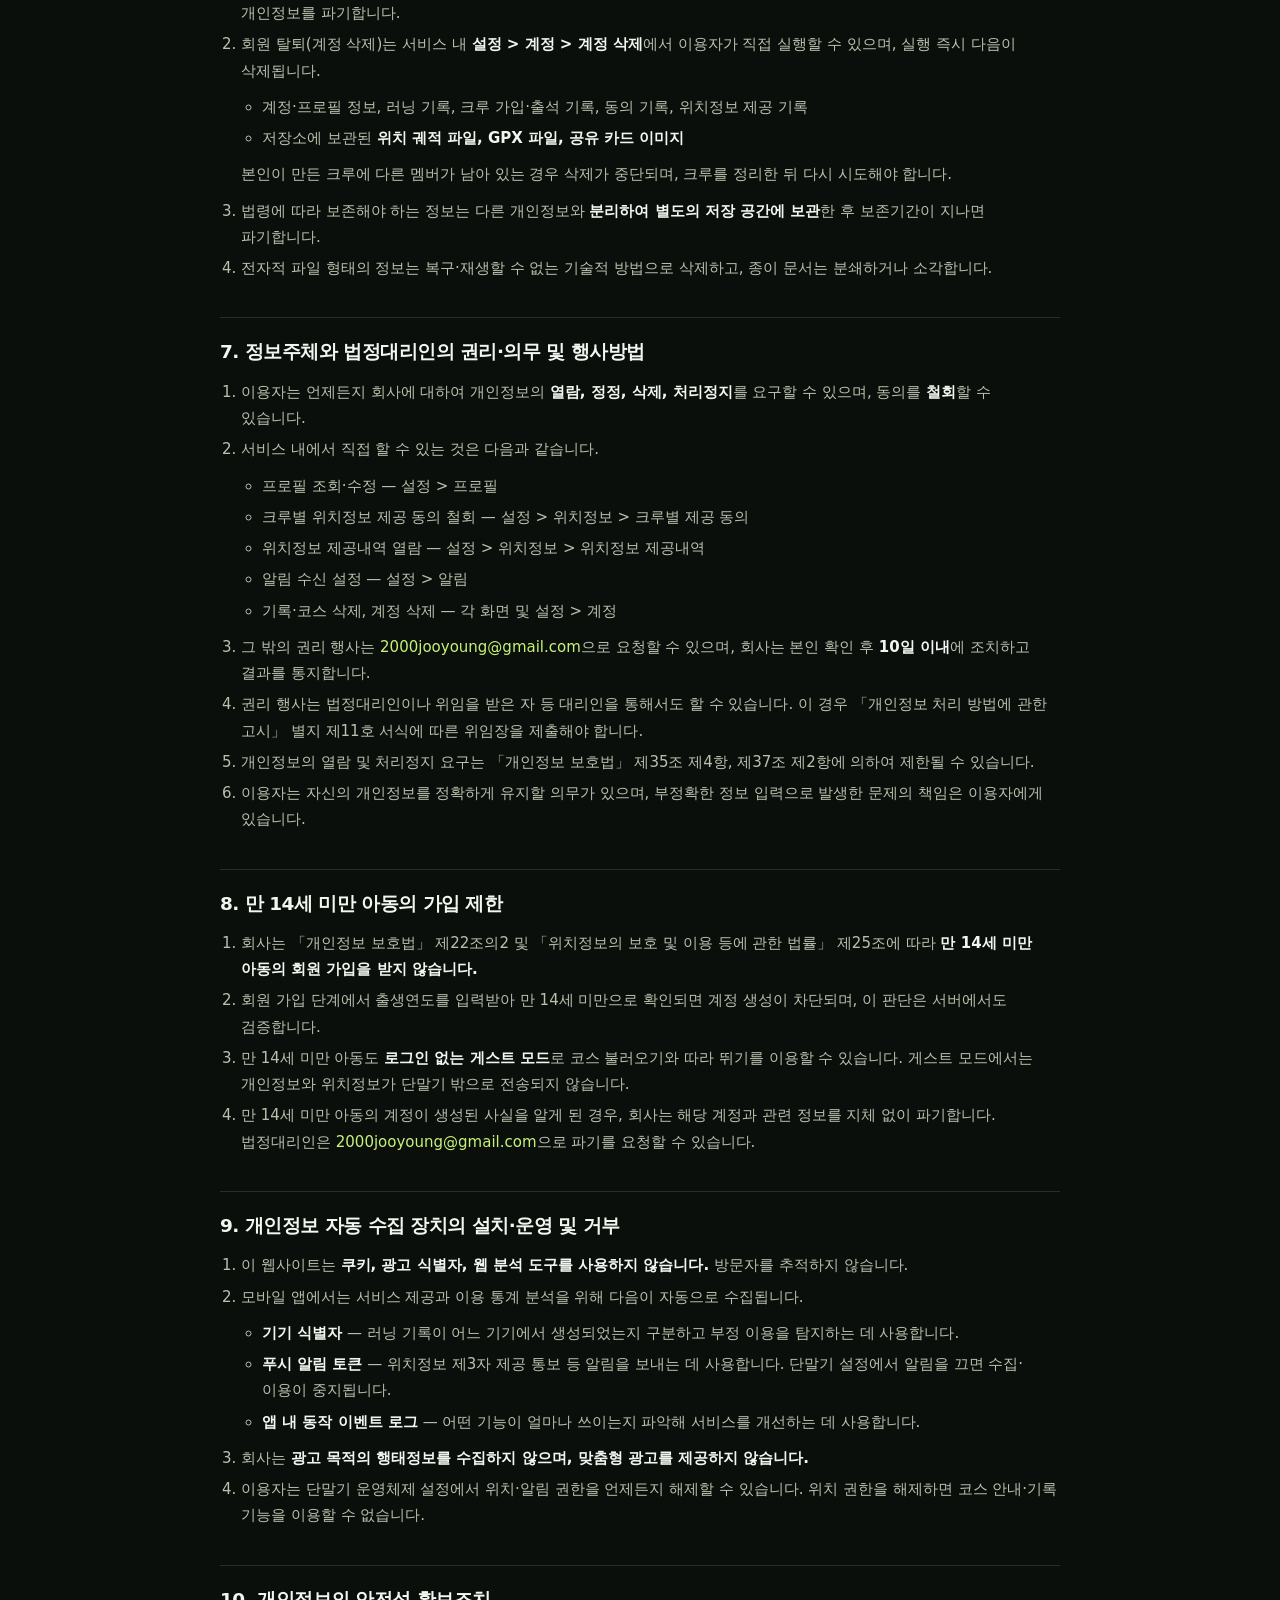
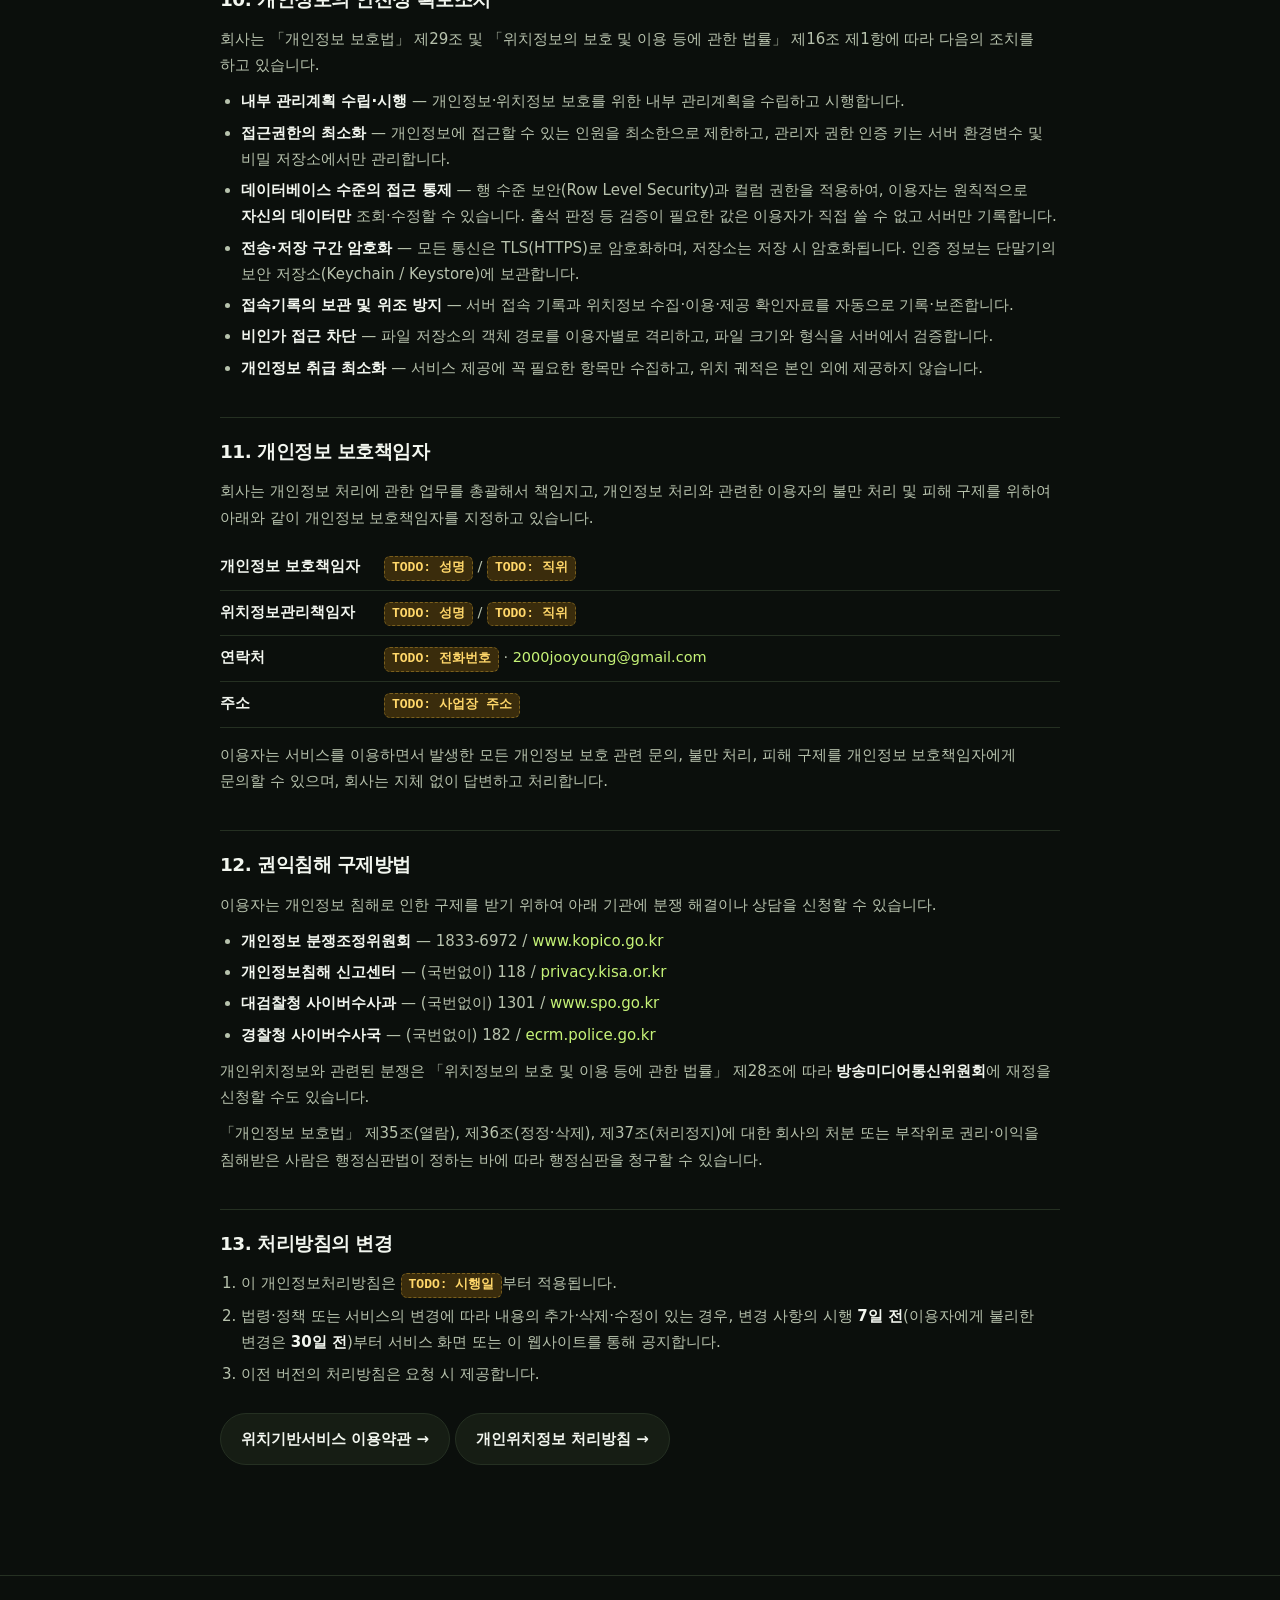
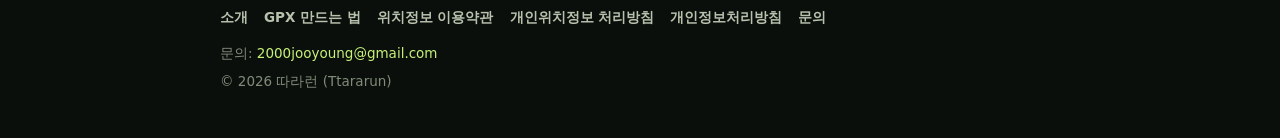
<file: privacy.html>
<!doctype html>
<html lang="ko">
<head>
<meta charset="utf-8">
<meta name="viewport" content="width=device-width, initial-scale=1">
<title>개인정보처리방침 — 따라런</title>
<meta name="description" content="따라런 개인정보처리방침. 수집 항목, 처리 목적, 보유기간, 처리위탁, 정보주체의 권리와 안전성 확보조치를 안내합니다.">
<link rel="stylesheet" href="style.css">
</head>
<body>

<header class="site-header">
  <div class="wrap">
    <a class="brand" href="index.html"><span class="dot"></span>따라런</a>
    <nav class="site-nav">
      <a href="index.html">소개</a>
      <a href="how-to-gpx.html">GPX 만드는 법</a>
      <a href="terms-location.html">위치정보 이용약관</a>
      <a href="location-policy.html">개인위치정보 처리방침</a>
      <a href="privacy.html" aria-current="page">개인정보처리방침</a>
      <a href="support.html">문의</a>
    </nav>
  </div>
</header>

<main class="wrap legal">

<h1>개인정보처리방침</h1>
<p class="meta">버전 2026-09-01 · 시행일 <span class="todo">TODO: 시행일</span> · 「개인정보 보호법」 제30조에 따른 처리방침</p>

<p><span class="todo">TODO: 상호</span>(이하 “회사”)는 러닝 코스 안내·기록 애플리케이션 <strong>따라런</strong>(이하 “서비스”)을 운영하면서 이용자의 개인정보를 소중히 다루며, 「개인정보 보호법」 등 관계 법령을 준수합니다.</p>

<div class="notice">
  <p><strong>위치정보는 별도 문서에서 다룹니다.</strong> 러닝 중 수집되는 위치 궤적 등 개인위치정보의 수집·이용·제공에 관한 사항은
    「<a href="terms-location.html">위치기반서비스 이용약관</a>」과 「<a href="location-policy.html">개인위치정보 처리방침</a>」에 따로 정하고, 별도의 동의를 받습니다.</p>
  <p><strong>만 14세 미만은 회원 가입을 할 수 없습니다.</strong></p>
</div>

<nav class="toc" aria-label="목차">
  <strong>목차</strong>
  <ol>
    <li><a href="#p1">개인정보의 처리 목적</a></li>
    <li><a href="#p2">처리하는 개인정보 항목</a></li>
    <li><a href="#p3">개인정보의 보유·이용 기간</a></li>
    <li><a href="#p4">개인정보의 제3자 제공</a></li>
    <li><a href="#p5">개인정보 처리의 위탁 및 국외 이전</a></li>
    <li><a href="#p6">개인정보의 파기 절차 및 방법</a></li>
    <li><a href="#p7">정보주체와 법정대리인의 권리·의무 및 행사방법</a></li>
    <li><a href="#p8">만 14세 미만 아동의 가입 제한</a></li>
    <li><a href="#p9">개인정보 자동 수집 장치의 설치·운영 및 거부</a></li>
    <li><a href="#p10">개인정보의 안전성 확보조치</a></li>
    <li><a href="#p11">개인정보 보호책임자</a></li>
    <li><a href="#p12">권익침해 구제방법</a></li>
    <li><a href="#p13">처리방침의 변경</a></li>
  </ol>
</nav>

<h2 id="p1">1. 개인정보의 처리 목적</h2>
<p>회사는 다음 목적으로 개인정보를 처리하며, 목적이 변경되는 경우에는 「개인정보 보호법」 제18조에 따라 별도의 동의를 받는 등 필요한 조치를 이행합니다.</p>
<ul>
  <li><strong>회원 가입 및 관리</strong> — 본인 식별·인증, 회원자격 유지·관리, 만 14세 미만 가입 차단, 서비스 부정 이용 방지</li>
  <li><strong>서비스 제공</strong> — 코스 보관, 러닝 기록 저장·조회, 코스 일치율 계산, 공유 카드 생성, 코스 공유 링크 제공</li>
  <li><strong>크루 기능 제공</strong> — 크루 생성·가입·관리, 런 이벤트 관리, 자동 출석 판정 및 출석판 표시</li>
  <li><strong>알림 발송</strong> — 개인위치정보 제3자 제공 사실의 통보, 크루·이벤트 관련 안내</li>
  <li><strong>유료 구독 제공</strong> — 구독 상태 확인, 결제 검증, 구독 기능 활성화</li>
  <li><strong>서비스 개선 및 안정성 확보</strong> — 이용 통계 분석, 오류 원인 분석, 부정 이용(모의 위치·기록 조작 등) 탐지</li>
  <li><strong>고충 처리</strong> — 문의 접수·확인, 처리 결과 통지</li>
</ul>

<h2 id="p2">2. 처리하는 개인정보 항목</h2>

<h3>가. 회원 가입 시 (필수)</h3>
<div class="table-scroll">
  <table>
    <thead><tr><th>구분</th><th>항목</th><th>비고</th></tr></thead>
    <tbody>
      <tr><td>계정</td><td>Apple 계정 고유 식별자, 이메일 주소, 회원 식별자(UUID)</td><td>Apple 로그인 시 이용자가 “이메일 가리기”를 선택하면 Apple의 비공개 릴레이 주소가 수집됩니다</td></tr>
      <tr><td>프로필</td><td>닉네임, <strong>출생연도</strong>, 평균 페이스(선택)</td><td>출생연도는 만 14세 확인을 위해 연도만 수집하며, 저장 후 변경할 수 없습니다</td></tr>
    </tbody>
  </table>
</div>

<h3>나. 서비스 이용 과정에서 생성·수집되는 정보</h3>
<div class="table-scroll">
  <table>
    <thead><tr><th>구분</th><th>항목</th></tr></thead>
    <tbody>
      <tr><td>코스</td><td>이용자가 불러온 GPX 파일, 코스 이름·태그·출처, 거리·고도, 경로 좌표, 공유 링크 식별자, 공개 여부</td></tr>
      <tr><td>러닝 기록</td><td>시작·종료 시각, 소요 시간, 거리, 평균 페이스, 코스 이탈 횟수, 코스 일치율, 완주 여부, 검증 결과 및 사유, 속도 통계, 측정 정확도 통계, 모의 위치 여부, 궤적 파일의 해시값</td></tr>
      <tr><td>위치정보</td><td>러닝 중 측정된 위도·경도 궤적, 시작·종료 지점 좌표 (<a href="terms-location.html">위치기반서비스 이용약관</a>에 따라 별도 동의)</td></tr>
      <tr><td>크루</td><td>크루 가입·탈퇴 기록, 크루 내 역할, 런 이벤트 참여 및 출석 기록(출석 여부·완주 시각·일치율)</td></tr>
      <tr><td>동의 기록</td><td>동의 유형, 대상 크루, 약관 버전, 동의 일시, 철회 일시</td></tr>
      <tr><td>기기·알림</td><td>기기 식별자, 앱 버전, 운영체제 정보, Expo 푸시 알림 토큰</td></tr>
      <tr><td>이용 기록</td><td>앱 내 주요 동작 이벤트 로그, 접속 일시, 서비스 오류 로그</td></tr>
      <tr><td>이미지</td><td>이용자가 생성한 공유 카드 이미지</td></tr>
    </tbody>
  </table>
</div>

<h3>다. 유료 구독 이용 시</h3>
<p>앱 마켓(App Store / Google Play)이 발급한 <strong>구매 영수증 식별자, 구독 상품 식별자, 구독 상태·기간</strong>을 처리합니다.
  <strong>회사는 카드번호·계좌번호 등 결제수단 정보를 직접 수집하거나 보관하지 않습니다.</strong> 결제는 각 앱 마켓에서 이루어집니다.</p>

<h3>라. 문의 시</h3>
<p>이메일 주소, 문의 내용, 이용자가 첨부한 화면 캡처 등의 자료.</p>

<h2 id="p3">3. 개인정보의 보유·이용 기간</h2>
<div class="table-scroll">
  <table>
    <thead><tr><th>구분</th><th>보유기간</th></tr></thead>
    <tbody>
      <tr><td>계정·프로필 정보</td><td><strong>회원 탈퇴 시까지</strong> (탈퇴 시 지체 없이 파기)</td></tr>
      <tr><td>코스, 러닝 기록, 궤적 파일, 공유 카드 이미지</td><td><strong>회원 탈퇴 또는 이용자의 삭제 요청 시까지</strong></td></tr>
      <tr><td>크루 가입·출석 기록</td><td>회원 탈퇴, 크루 탈퇴, 제공 동의 철회 또는 크루·이벤트 삭제 시까지</td></tr>
      <tr><td>위치정보 수집·이용·제공사실 확인자료</td><td><strong>6개월</strong> — 보유근거는 위치정보법 제16조 제2항(자동 기록·보존 의무)이며, 법령이 기간을 정하고 있지 않아 회사가 열람·고지 요구에 응하기 위해 필요한 기간으로 정한 것입니다</td></tr>
      <tr><td>동의 기록</td><td>회원 탈퇴 시까지</td></tr>
      <tr><td>푸시 알림 토큰</td><td>회원 탈퇴 또는 알림 비활성화 시까지</td></tr>
      <tr><td>구독 관련 기록</td><td><strong>5년</strong> (전자상거래 등에서의 소비자보호에 관한 법률 — 대금결제 및 재화 공급에 관한 기록)</td></tr>
      <tr><td>소비자 불만 또는 분쟁 처리 기록</td><td><strong>3년</strong> (전자상거래 등에서의 소비자보호에 관한 법률)</td></tr>
      <tr><td>서비스 접속 기록</td><td><strong>3개월</strong> (통신비밀보호법)</td></tr>
    </tbody>
  </table>
</div>
<p>법령에 따른 보존 의무가 있는 경우 해당 기간 동안 보존하며, 이 경우 보존되는 정보는 보존 목적으로만 이용합니다.</p>

<h2 id="p4">4. 개인정보의 제3자 제공</h2>
<ol>
  <li>회사는 원칙적으로 이용자의 개인정보를 제3자에게 제공하지 않습니다. 다만 다음의 경우는 예외로 합니다.
    <ul>
      <li>이용자가 사전에 동의한 경우</li>
      <li>법령에 특별한 규정이 있거나, 수사기관이 법령에 정해진 절차와 방법에 따라 요구한 경우</li>
    </ul>
  </li>
  <li>이용자의 동의에 따른 제3자 제공은 다음과 같습니다.
    <div class="table-scroll">
      <table>
        <thead><tr><th>제공받는 자</th><th>제공 항목</th><th>제공 목적</th><th>보유·이용 기간</th></tr></thead>
        <tbody>
          <tr>
            <td>이용자가 스스로 가입한 <strong>크루의 크루장 및 멤버</strong></td>
            <td>닉네임, 출석 여부, 완주 시각, 코스 일치율(%)</td>
            <td>크루 런 이벤트의 출석 확인</td>
            <td>동의 철회, 크루 탈퇴, 크루·이벤트 삭제 또는 회원 탈퇴 시까지</td>
          </tr>
        </tbody>
      </table>
    </div>
    <p>위 제공은 이용자가 초대 코드로 <strong>직접 크루에 가입하면서 크루별로 동의한 경우에만</strong> 이루어지며, 위치 궤적·러닝 거리·상세 페이스는 제공하지 않습니다. 제공 시마다 통보하는 방식은 「<a href="terms-location.html#a6">위치기반서비스 이용약관 제6조</a>」에 따릅니다.</p>
  </li>
  <li>이용자가 코스를 <strong>공개</strong>로 설정하면 코스 이름, 거리, 고도, 시작 지점의 대략적 위치(약 1km 단위로 반올림)와 시작·종료 구간을 잘라낸 경로가 공유 링크를 통해 누구에게나 보일 수 있습니다. 공개 여부는 이용자가 언제든지 변경할 수 있습니다.</li>
</ol>

<h2 id="p5">5. 개인정보 처리의 위탁 및 국외 이전</h2>

<h3>가. 처리위탁</h3>
<p>회사는 원활한 서비스 제공을 위해 다음과 같이 개인정보 처리업무를 위탁하고 있으며, 위탁계약 시 개인정보의 안전한 관리에 관한 사항을 규정하고 있습니다.</p>
<div class="table-scroll">
  <table>
    <thead><tr><th>수탁자</th><th>위탁 업무</th><th>보유·이용 기간</th></tr></thead>
    <tbody>
      <tr>
        <td><strong>Supabase, Inc.</strong><br>(인프라: Amazon Web Services <strong>서울 리전 ap-northeast-2</strong>)</td>
        <td>데이터베이스·파일 저장소·인증·서버리스 함수 운영 (개인정보 및 개인위치정보의 저장·처리)</td>
        <td>위탁계약 종료 또는 회원 탈퇴 시까지</td>
      </tr>
      <tr>
        <td><strong>Apple Inc.</strong></td>
        <td>Apple 로그인 인증, iOS 푸시 알림(APNs) 전달, 앱 마켓 결제 처리</td>
        <td>서비스 제공 기간</td>
      </tr>
      <tr>
        <td><strong>Google LLC</strong></td>
        <td>Android 푸시 알림(FCM) 전달, 앱 마켓 결제 처리</td>
        <td>서비스 제공 기간</td>
      </tr>
    </tbody>
  </table>
</div>

<h3>나. 국외 이전</h3>
<p><strong>개인위치정보(러닝 궤적 등)와 서비스 데이터베이스는 대한민국 내(AWS 서울 리전)에 저장되며 국외로 이전되지 않습니다.</strong>
  다만 아래 업무에 한하여 「개인정보 보호법」 제28조의8 제1항 제3호(계약의 이행 및 이용자 편익 제공을 위해 필요한 경우로서 처리방침에 공개)에 따라 개인정보가 국외로 이전됩니다.</p>
<div class="table-scroll">
  <table>
    <thead><tr><th>이전받는 자</th><th>이전 국가</th><th>이전 항목</th><th>이전 일시 및 방법</th><th>이용 목적 및 보유기간</th></tr></thead>
    <tbody>
      <tr>
        <td><strong>Exponent, Inc.</strong> (Expo Push Notification Service)</td>
        <td>미국</td>
        <td>Expo 푸시 알림 토큰, 알림 제목·본문·부가 데이터</td>
        <td>알림 발송 시점에 HTTPS API 호출로 전송</td>
        <td>푸시 알림 전달 / 전달 후 지체 없이 파기</td>
      </tr>
      <tr>
        <td><strong>RevenueCat, Inc.</strong></td>
        <td>미국</td>
        <td>회원 식별자(UUID), 앱 마켓 구매 영수증 식별자, 구독 상태</td>
        <td>구독 조회·갱신 시 HTTPS API 호출로 전송</td>
        <td>구독 상태 검증 및 관리 / 위탁계약 종료 또는 회원 탈퇴 시까지</td>
      </tr>
      <tr>
        <td><strong>PostHog, Inc.</strong><br><span class="todo">TODO: 실제 인스턴스 리전 확인 후 국가 확정 (EU 인스턴스 사용 시 “독일”)</span></td>
        <td>미국 또는 유럽연합</td>
        <td>회원 식별자(UUID), 앱 내 동작 이벤트 이름·시각, 앱 버전, 운영체제 정보</td>
        <td>이벤트 발생 시 HTTPS API 호출로 전송</td>
        <td>서비스 이용 통계 분석 및 기능 개선 / 수집일로부터 1년</td>
      </tr>
      <tr>
        <td><strong>Apple Inc. (APNs)</strong> / <strong>Google LLC (FCM)</strong></td>
        <td>미국</td>
        <td>기기 푸시 토큰, 알림 제목·본문</td>
        <td>알림 발송 시점에 전송</td>
        <td>푸시 알림 단말기 전달 / 전달 후 지체 없이 파기</td>
      </tr>
    </tbody>
  </table>
</div>
<p>이용자는 국외 이전을 거부할 수 있습니다. 푸시 알림을 거부하려면 단말기 설정 또는 서비스 내 설정에서 알림을 끄면 되며, 이 경우 개인위치정보 제3자 제공 통보는 서비스 내 “위치정보 제공내역” 화면을 통해 제공됩니다. 구독 관련 이전을 거부하려면 유료 구독을 이용하지 않으면 됩니다.</p>

<div class="notice">
  <p><strong>TODO(운영자):</strong> 오류 수집(Sentry) 등 위 표에 없는 외부 SDK를 실제로 활성화하는 경우, 이 처리방침의 위탁·국외이전 표에 반드시 추가한 뒤 배포해야 합니다.</p>
</div>

<h2 id="p6">6. 개인정보의 파기 절차 및 방법</h2>
<ol>
  <li>회사는 개인정보의 보유기간이 지나거나 처리 목적이 달성된 경우, 지체 없이(정당한 사유가 없는 한 <strong>5일 이내</strong>) 해당 개인정보를 파기합니다.</li>
  <li>회원 탈퇴(계정 삭제)는 서비스 내 <strong>설정 &gt; 계정 &gt; 계정 삭제</strong>에서 이용자가 직접 실행할 수 있으며, 실행 즉시 다음이 삭제됩니다.
    <ul>
      <li>계정·프로필 정보, 러닝 기록, 크루 가입·출석 기록, 동의 기록, 위치정보 제공 기록</li>
      <li>저장소에 보관된 <strong>위치 궤적 파일, GPX 파일, 공유 카드 이미지</strong></li>
    </ul>
    <p>본인이 만든 크루에 다른 멤버가 남아 있는 경우 삭제가 중단되며, 크루를 정리한 뒤 다시 시도해야 합니다.</p>
  </li>
  <li>법령에 따라 보존해야 하는 정보는 다른 개인정보와 <strong>분리하여 별도의 저장 공간에 보관</strong>한 후 보존기간이 지나면 파기합니다.</li>
  <li>전자적 파일 형태의 정보는 복구·재생할 수 없는 기술적 방법으로 삭제하고, 종이 문서는 분쇄하거나 소각합니다.</li>
</ol>

<h2 id="p7">7. 정보주체와 법정대리인의 권리·의무 및 행사방법</h2>
<ol>
  <li>이용자는 언제든지 회사에 대하여 개인정보의 <strong>열람, 정정, 삭제, 처리정지</strong>를 요구할 수 있으며, 동의를 <strong>철회</strong>할 수 있습니다.</li>
  <li>서비스 내에서 직접 할 수 있는 것은 다음과 같습니다.
    <ul>
      <li>프로필 조회·수정 — 설정 &gt; 프로필</li>
      <li>크루별 위치정보 제공 동의 철회 — 설정 &gt; 위치정보 &gt; 크루별 제공 동의</li>
      <li>위치정보 제공내역 열람 — 설정 &gt; 위치정보 &gt; 위치정보 제공내역</li>
      <li>알림 수신 설정 — 설정 &gt; 알림</li>
      <li>기록·코스 삭제, 계정 삭제 — 각 화면 및 설정 &gt; 계정</li>
    </ul>
  </li>
  <li>그 밖의 권리 행사는 <a href="mailto:2000jooyoung@gmail.com">2000jooyoung@gmail.com</a>으로 요청할 수 있으며, 회사는 본인 확인 후 <strong>10일 이내</strong>에 조치하고 결과를 통지합니다.</li>
  <li>권리 행사는 법정대리인이나 위임을 받은 자 등 대리인을 통해서도 할 수 있습니다. 이 경우 「개인정보 처리 방법에 관한 고시」 별지 제11호 서식에 따른 위임장을 제출해야 합니다.</li>
  <li>개인정보의 열람 및 처리정지 요구는 「개인정보 보호법」 제35조 제4항, 제37조 제2항에 의하여 제한될 수 있습니다.</li>
  <li>이용자는 자신의 개인정보를 정확하게 유지할 의무가 있으며, 부정확한 정보 입력으로 발생한 문제의 책임은 이용자에게 있습니다.</li>
</ol>

<h2 id="p8">8. 만 14세 미만 아동의 가입 제한</h2>
<ol>
  <li>회사는 「개인정보 보호법」 제22조의2 및 「위치정보의 보호 및 이용 등에 관한 법률」 제25조에 따라 <strong>만 14세 미만 아동의 회원 가입을 받지 않습니다.</strong></li>
  <li>회원 가입 단계에서 출생연도를 입력받아 만 14세 미만으로 확인되면 계정 생성이 차단되며, 이 판단은 서버에서도 검증합니다.</li>
  <li>만 14세 미만 아동도 <strong>로그인 없는 게스트 모드</strong>로 코스 불러오기와 따라 뛰기를 이용할 수 있습니다. 게스트 모드에서는 개인정보와 위치정보가 단말기 밖으로 전송되지 않습니다.</li>
  <li>만 14세 미만 아동의 계정이 생성된 사실을 알게 된 경우, 회사는 해당 계정과 관련 정보를 지체 없이 파기합니다. 법정대리인은 <a href="mailto:2000jooyoung@gmail.com">2000jooyoung@gmail.com</a>으로 파기를 요청할 수 있습니다.</li>
</ol>

<h2 id="p9">9. 개인정보 자동 수집 장치의 설치·운영 및 거부</h2>
<ol>
  <li>이 웹사이트는 <strong>쿠키, 광고 식별자, 웹 분석 도구를 사용하지 않습니다.</strong> 방문자를 추적하지 않습니다.</li>
  <li>모바일 앱에서는 서비스 제공과 이용 통계 분석을 위해 다음이 자동으로 수집됩니다.
    <ul>
      <li><strong>기기 식별자</strong> — 러닝 기록이 어느 기기에서 생성되었는지 구분하고 부정 이용을 탐지하는 데 사용합니다.</li>
      <li><strong>푸시 알림 토큰</strong> — 위치정보 제3자 제공 통보 등 알림을 보내는 데 사용합니다. 단말기 설정에서 알림을 끄면 수집·이용이 중지됩니다.</li>
      <li><strong>앱 내 동작 이벤트 로그</strong> — 어떤 기능이 얼마나 쓰이는지 파악해 서비스를 개선하는 데 사용합니다.</li>
    </ul>
  </li>
  <li>회사는 <strong>광고 목적의 행태정보를 수집하지 않으며, 맞춤형 광고를 제공하지 않습니다.</strong></li>
  <li>이용자는 단말기 운영체제 설정에서 위치·알림 권한을 언제든지 해제할 수 있습니다. 위치 권한을 해제하면 코스 안내·기록 기능을 이용할 수 없습니다.</li>
</ol>

<h2 id="p10">10. 개인정보의 안전성 확보조치</h2>
<p>회사는 「개인정보 보호법」 제29조 및 「위치정보의 보호 및 이용 등에 관한 법률」 제16조 제1항에 따라 다음의 조치를 하고 있습니다.</p>
<ul>
  <li><strong>내부 관리계획 수립·시행</strong> — 개인정보·위치정보 보호를 위한 내부 관리계획을 수립하고 시행합니다.</li>
  <li><strong>접근권한의 최소화</strong> — 개인정보에 접근할 수 있는 인원을 최소한으로 제한하고, 관리자 권한 인증 키는 서버 환경변수 및 비밀 저장소에서만 관리합니다.</li>
  <li><strong>데이터베이스 수준의 접근 통제</strong> — 행 수준 보안(Row Level Security)과 컬럼 권한을 적용하여, 이용자는 원칙적으로 <strong>자신의 데이터만</strong> 조회·수정할 수 있습니다. 출석 판정 등 검증이 필요한 값은 이용자가 직접 쓸 수 없고 서버만 기록합니다.</li>
  <li><strong>전송·저장 구간 암호화</strong> — 모든 통신은 TLS(HTTPS)로 암호화하며, 저장소는 저장 시 암호화됩니다. 인증 정보는 단말기의 보안 저장소(Keychain / Keystore)에 보관합니다.</li>
  <li><strong>접속기록의 보관 및 위조 방지</strong> — 서버 접속 기록과 위치정보 수집·이용·제공 확인자료를 자동으로 기록·보존합니다.</li>
  <li><strong>비인가 접근 차단</strong> — 파일 저장소의 객체 경로를 이용자별로 격리하고, 파일 크기와 형식을 서버에서 검증합니다.</li>
  <li><strong>개인정보 취급 최소화</strong> — 서비스 제공에 꼭 필요한 항목만 수집하고, 위치 궤적은 본인 외에 제공하지 않습니다.</li>
</ul>

<h2 id="p11">11. 개인정보 보호책임자</h2>
<p>회사는 개인정보 처리에 관한 업무를 총괄해서 책임지고, 개인정보 처리와 관련한 이용자의 불만 처리 및 피해 구제를 위하여 아래와 같이 개인정보 보호책임자를 지정하고 있습니다.</p>
<dl class="info">
  <div><dt>개인정보 보호책임자</dt><dd><span class="todo">TODO: 성명</span> / <span class="todo">TODO: 직위</span></dd></div>
  <div><dt>위치정보관리책임자</dt><dd><span class="todo">TODO: 성명</span> / <span class="todo">TODO: 직위</span></dd></div>
  <div><dt>연락처</dt><dd><span class="todo">TODO: 전화번호</span> · <a href="mailto:2000jooyoung@gmail.com">2000jooyoung@gmail.com</a></dd></div>
  <div><dt>주소</dt><dd><span class="todo">TODO: 사업장 주소</span></dd></div>
</dl>
<p>이용자는 서비스를 이용하면서 발생한 모든 개인정보 보호 관련 문의, 불만 처리, 피해 구제를 개인정보 보호책임자에게 문의할 수 있으며, 회사는 지체 없이 답변하고 처리합니다.</p>

<h2 id="p12">12. 권익침해 구제방법</h2>
<p>이용자는 개인정보 침해로 인한 구제를 받기 위하여 아래 기관에 분쟁 해결이나 상담을 신청할 수 있습니다.</p>
<ul>
  <li><strong>개인정보 분쟁조정위원회</strong> — 1833-6972 / <a href="https://www.kopico.go.kr" rel="noopener noreferrer">www.kopico.go.kr</a></li>
  <li><strong>개인정보침해 신고센터</strong> — (국번없이) 118 / <a href="https://privacy.kisa.or.kr" rel="noopener noreferrer">privacy.kisa.or.kr</a></li>
  <li><strong>대검찰청 사이버수사과</strong> — (국번없이) 1301 / <a href="https://www.spo.go.kr" rel="noopener noreferrer">www.spo.go.kr</a></li>
  <li><strong>경찰청 사이버수사국</strong> — (국번없이) 182 / <a href="https://ecrm.police.go.kr" rel="noopener noreferrer">ecrm.police.go.kr</a></li>
</ul>
<p>개인위치정보와 관련된 분쟁은 「위치정보의 보호 및 이용 등에 관한 법률」 제28조에 따라 <strong>방송미디어통신위원회</strong>에 재정을 신청할 수도 있습니다.</p>
<p>「개인정보 보호법」 제35조(열람), 제36조(정정·삭제), 제37조(처리정지)에 대한 회사의 처분 또는 부작위로 권리·이익을 침해받은 사람은 행정심판법이 정하는 바에 따라 행정심판을 청구할 수 있습니다.</p>

<h2 id="p13">13. 처리방침의 변경</h2>
<ol>
  <li>이 개인정보처리방침은 <span class="todo">TODO: 시행일</span>부터 적용됩니다.</li>
  <li>법령·정책 또는 서비스의 변경에 따라 내용의 추가·삭제·수정이 있는 경우, 변경 사항의 시행 <strong>7일 전</strong>(이용자에게 불리한 변경은 <strong>30일 전</strong>)부터 서비스 화면 또는 이 웹사이트를 통해 공지합니다.</li>
  <li>이전 버전의 처리방침은 요청 시 제공합니다.</li>
</ol>

<p style="margin-top:26px">
  <a class="btn" href="terms-location.html">위치기반서비스 이용약관 →</a>
  <a class="btn" href="location-policy.html">개인위치정보 처리방침 →</a>
</p>

</main>

<footer class="site-footer">
  <div class="wrap">
    <nav>
      <a href="index.html">소개</a>
      <a href="how-to-gpx.html">GPX 만드는 법</a>
      <a href="terms-location.html">위치정보 이용약관</a>
      <a href="location-policy.html">개인위치정보 처리방침</a>
      <a href="privacy.html">개인정보처리방침</a>
      <a href="support.html">문의</a>
    </nav>
    <p>문의: <a href="mailto:2000jooyoung@gmail.com">2000jooyoung@gmail.com</a></p>
    <p>© 2026 따라런 (Ttararun)</p>
  </div>
</footer>

</body>
</html>
</file>
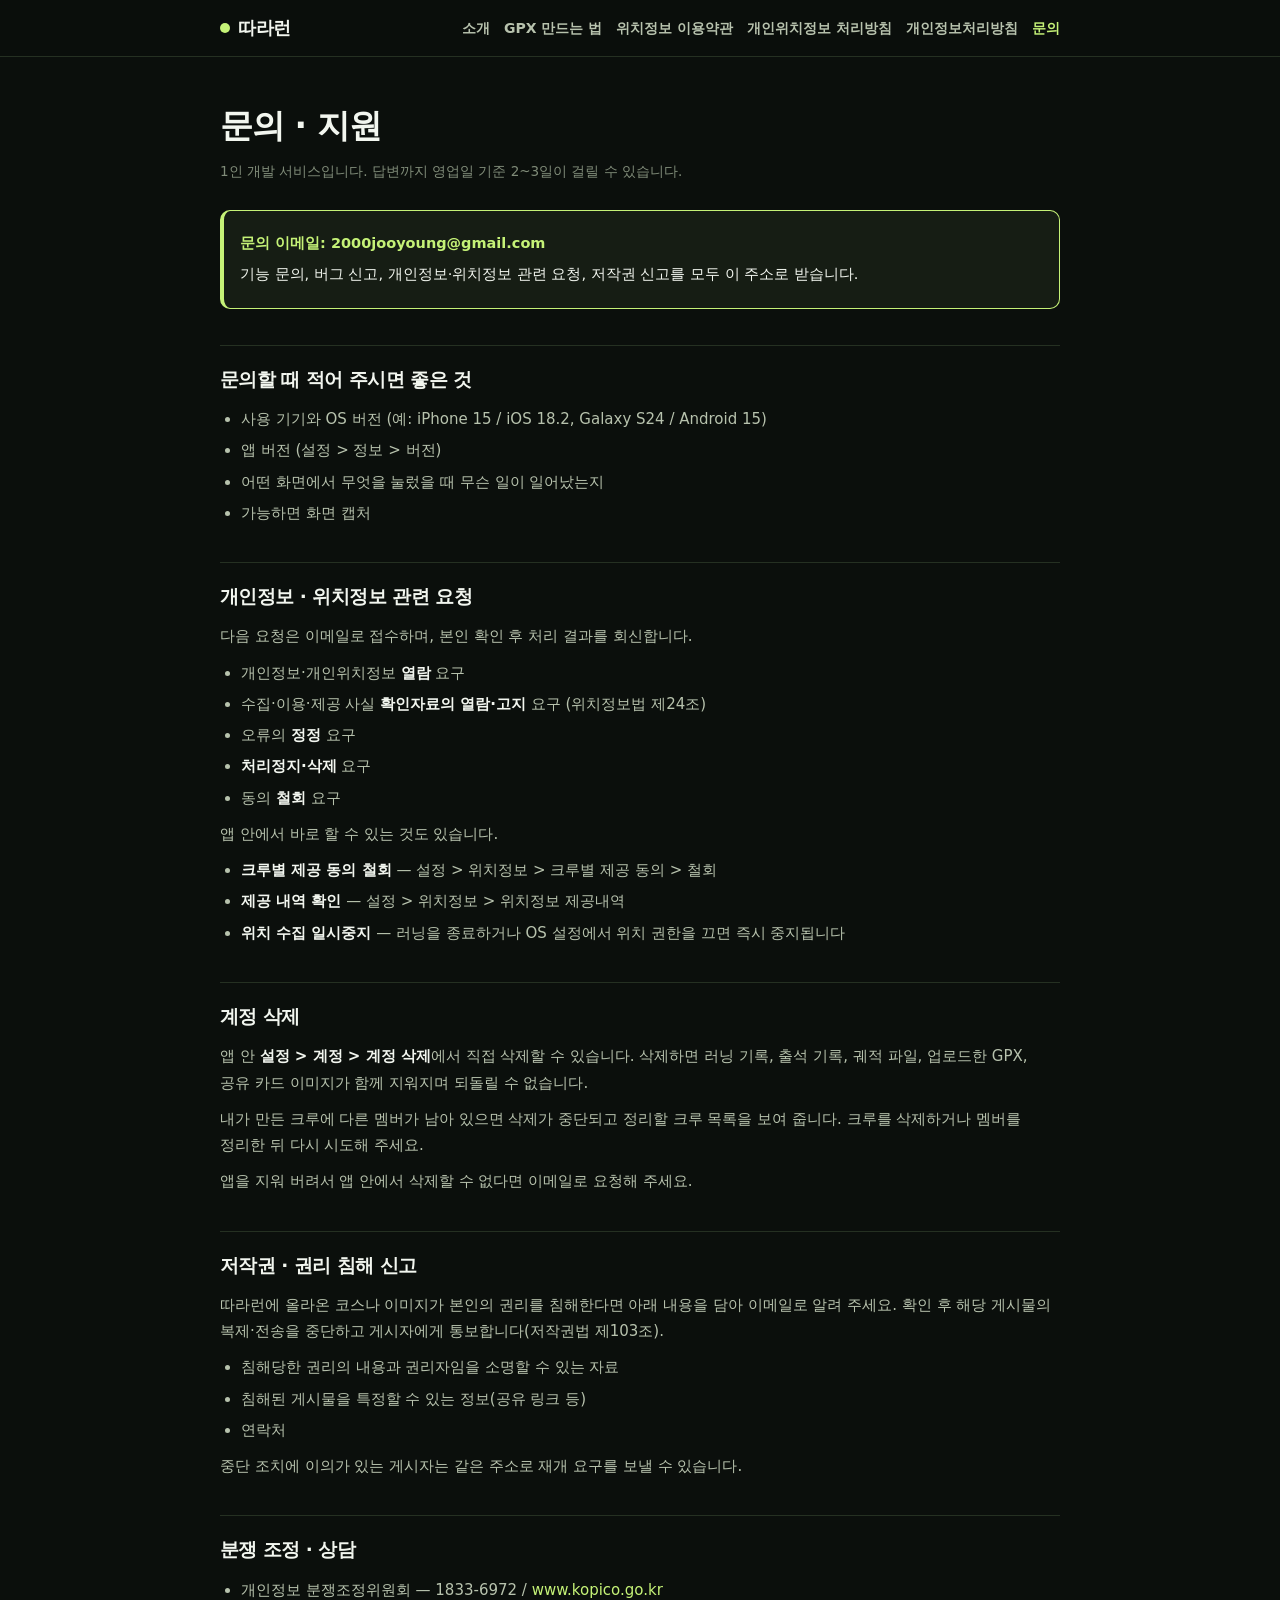
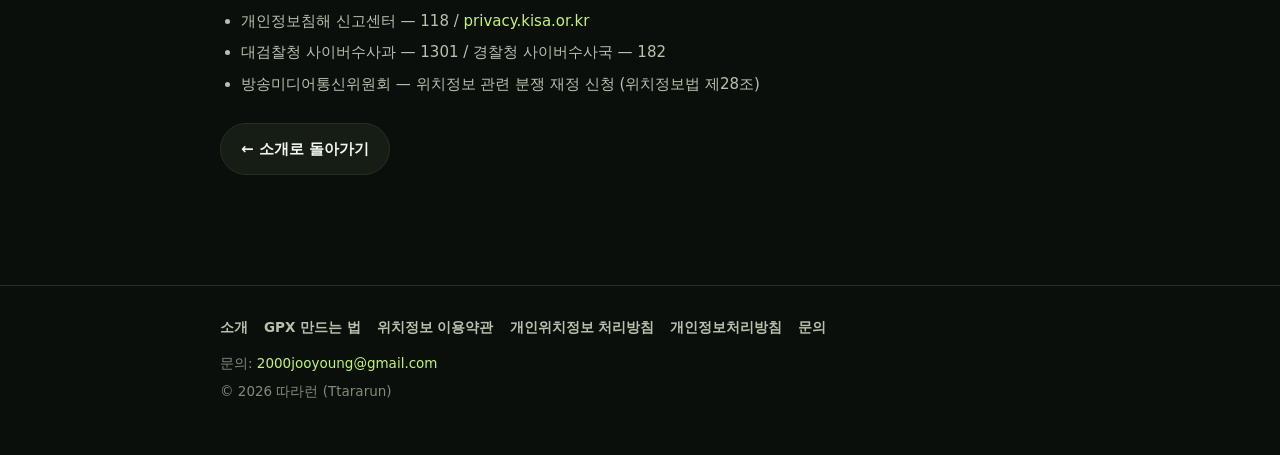
<file: support.html>
<!doctype html>
<html lang="ko">
<head>
<meta charset="utf-8">
<meta name="viewport" content="width=device-width, initial-scale=1">
<title>문의 · 지원 — 따라런</title>
<meta name="description" content="따라런 문의처, 개인정보·위치정보 관련 요청, 계정 삭제 방법, 저작권 신고 안내.">
<link rel="stylesheet" href="style.css">
</head>
<body>

<header class="site-header">
  <div class="wrap">
    <a class="brand" href="index.html"><span class="dot"></span>따라런</a>
    <nav class="site-nav">
      <a href="index.html">소개</a>
      <a href="how-to-gpx.html">GPX 만드는 법</a>
      <a href="terms-location.html">위치정보 이용약관</a>
      <a href="location-policy.html">개인위치정보 처리방침</a>
      <a href="privacy.html">개인정보처리방침</a>
      <a href="support.html" aria-current="page">문의</a>
    </nav>
  </div>
</header>

<main class="wrap legal">
  <h1>문의 · 지원</h1>
  <p class="meta">1인 개발 서비스입니다. 답변까지 영업일 기준 2~3일이 걸릴 수 있습니다.</p>

  <div class="notice">
    <p><strong>문의 이메일: <a href="mailto:2000jooyoung@gmail.com">2000jooyoung@gmail.com</a></strong></p>
    <p>기능 문의, 버그 신고, 개인정보·위치정보 관련 요청, 저작권 신고를 모두 이 주소로 받습니다.</p>
  </div>

  <h2 id="what-to-include">문의할 때 적어 주시면 좋은 것</h2>
  <ul>
    <li>사용 기기와 OS 버전 (예: iPhone 15 / iOS 18.2, Galaxy S24 / Android 15)</li>
    <li>앱 버전 (설정 &gt; 정보 &gt; 버전)</li>
    <li>어떤 화면에서 무엇을 눌렀을 때 무슨 일이 일어났는지</li>
    <li>가능하면 화면 캡처</li>
  </ul>

  <h2 id="privacy-requests">개인정보 · 위치정보 관련 요청</h2>
  <p>다음 요청은 이메일로 접수하며, 본인 확인 후 처리 결과를 회신합니다.</p>
  <ul>
    <li>개인정보·개인위치정보 <strong>열람</strong> 요구</li>
    <li>수집·이용·제공 사실 <strong>확인자료의 열람·고지</strong> 요구 (위치정보법 제24조)</li>
    <li>오류의 <strong>정정</strong> 요구</li>
    <li><strong>처리정지·삭제</strong> 요구</li>
    <li>동의 <strong>철회</strong> 요구</li>
  </ul>
  <p>앱 안에서 바로 할 수 있는 것도 있습니다.</p>
  <ul>
    <li><strong>크루별 제공 동의 철회</strong> — 설정 &gt; 위치정보 &gt; 크루별 제공 동의 &gt; 철회</li>
    <li><strong>제공 내역 확인</strong> — 설정 &gt; 위치정보 &gt; 위치정보 제공내역</li>
    <li><strong>위치 수집 일시중지</strong> — 러닝을 종료하거나 OS 설정에서 위치 권한을 끄면 즉시 중지됩니다</li>
  </ul>

  <h2 id="delete-account">계정 삭제</h2>
  <p>앱 안 <strong>설정 &gt; 계정 &gt; 계정 삭제</strong>에서 직접 삭제할 수 있습니다. 삭제하면 러닝 기록, 출석 기록, 궤적 파일, 업로드한 GPX, 공유 카드 이미지가 함께 지워지며 되돌릴 수 없습니다.</p>
  <p>내가 만든 크루에 다른 멤버가 남아 있으면 삭제가 중단되고 정리할 크루 목록을 보여 줍니다. 크루를 삭제하거나 멤버를 정리한 뒤 다시 시도해 주세요.</p>
  <p>앱을 지워 버려서 앱 안에서 삭제할 수 없다면 이메일로 요청해 주세요.</p>

  <h2 id="copyright">저작권 · 권리 침해 신고</h2>
  <p>따라런에 올라온 코스나 이미지가 본인의 권리를 침해한다면 아래 내용을 담아 이메일로 알려 주세요. 확인 후 해당 게시물의 복제·전송을 중단하고 게시자에게 통보합니다(저작권법 제103조).</p>
  <ul>
    <li>침해당한 권리의 내용과 권리자임을 소명할 수 있는 자료</li>
    <li>침해된 게시물을 특정할 수 있는 정보(공유 링크 등)</li>
    <li>연락처</li>
  </ul>
  <p>중단 조치에 이의가 있는 게시자는 같은 주소로 재개 요구를 보낼 수 있습니다.</p>

  <h2 id="dispute">분쟁 조정 · 상담</h2>
  <ul>
    <li>개인정보 분쟁조정위원회 — 1833-6972 / <a href="https://www.kopico.go.kr" rel="noopener noreferrer">www.kopico.go.kr</a></li>
    <li>개인정보침해 신고센터 — 118 / <a href="https://privacy.kisa.or.kr" rel="noopener noreferrer">privacy.kisa.or.kr</a></li>
    <li>대검찰청 사이버수사과 — 1301 / 경찰청 사이버수사국 — 182</li>
    <li>방송미디어통신위원회 — 위치정보 관련 분쟁 재정 신청 (위치정보법 제28조)</li>
  </ul>

  <p style="margin-top:26px"><a class="btn" href="index.html">← 소개로 돌아가기</a></p>
</main>

<footer class="site-footer">
  <div class="wrap">
    <nav>
      <a href="index.html">소개</a>
      <a href="how-to-gpx.html">GPX 만드는 법</a>
      <a href="terms-location.html">위치정보 이용약관</a>
      <a href="location-policy.html">개인위치정보 처리방침</a>
      <a href="privacy.html">개인정보처리방침</a>
      <a href="support.html">문의</a>
    </nav>
    <p>문의: <a href="mailto:2000jooyoung@gmail.com">2000jooyoung@gmail.com</a></p>
    <p>© 2026 따라런 (Ttararun)</p>
  </div>
</footer>

</body>
</html>
</file>
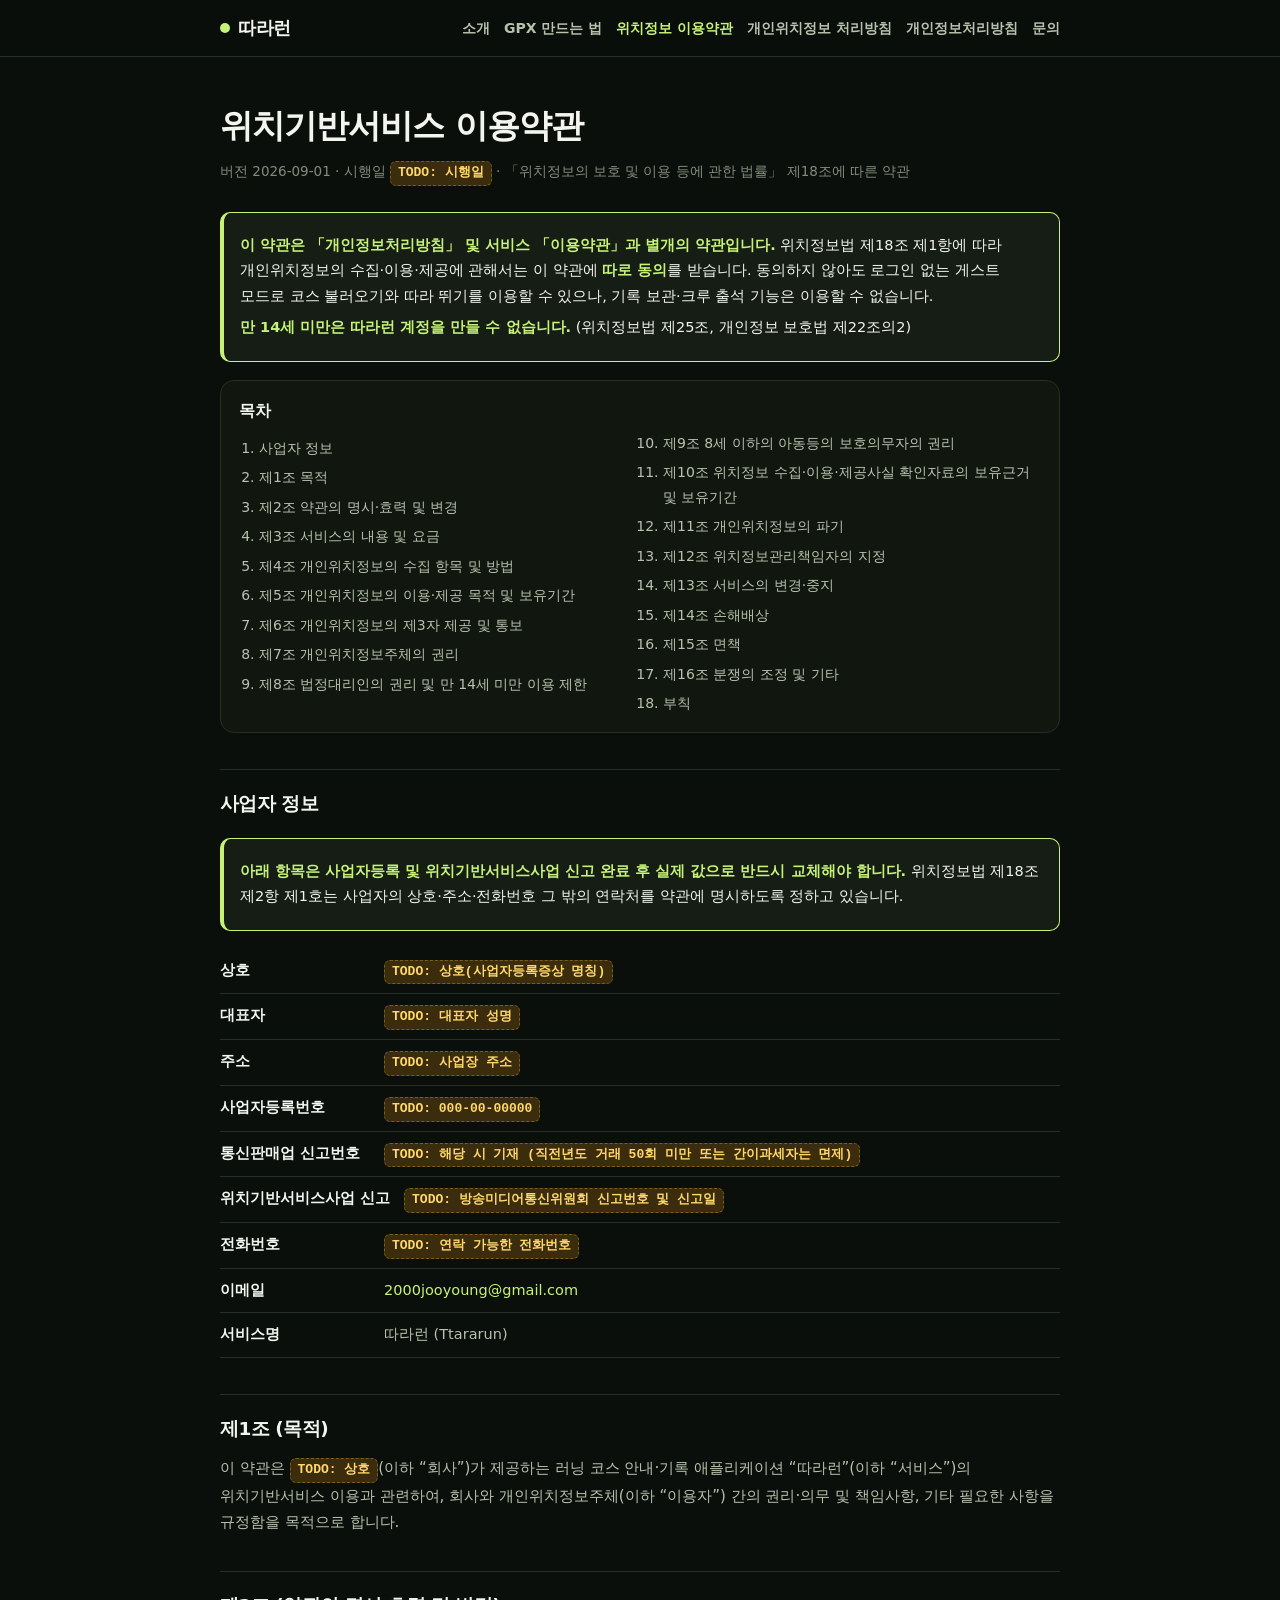
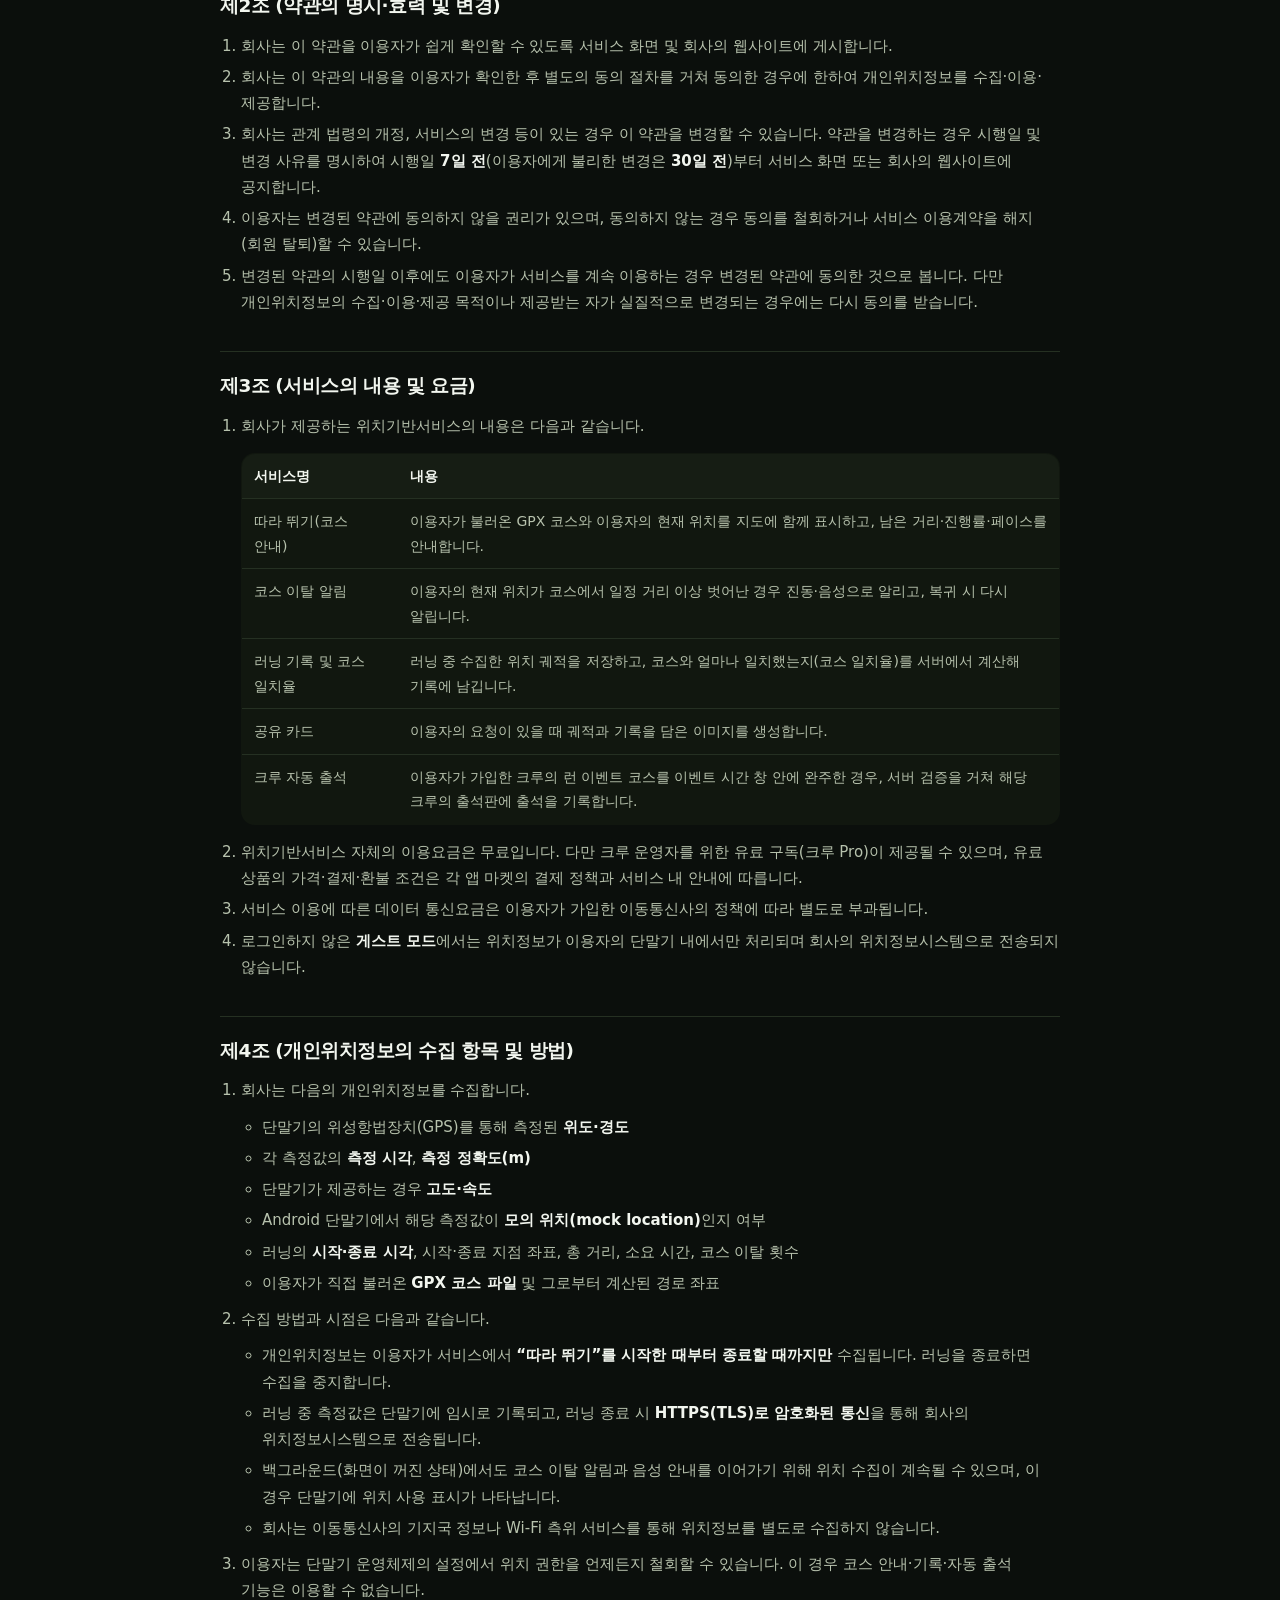
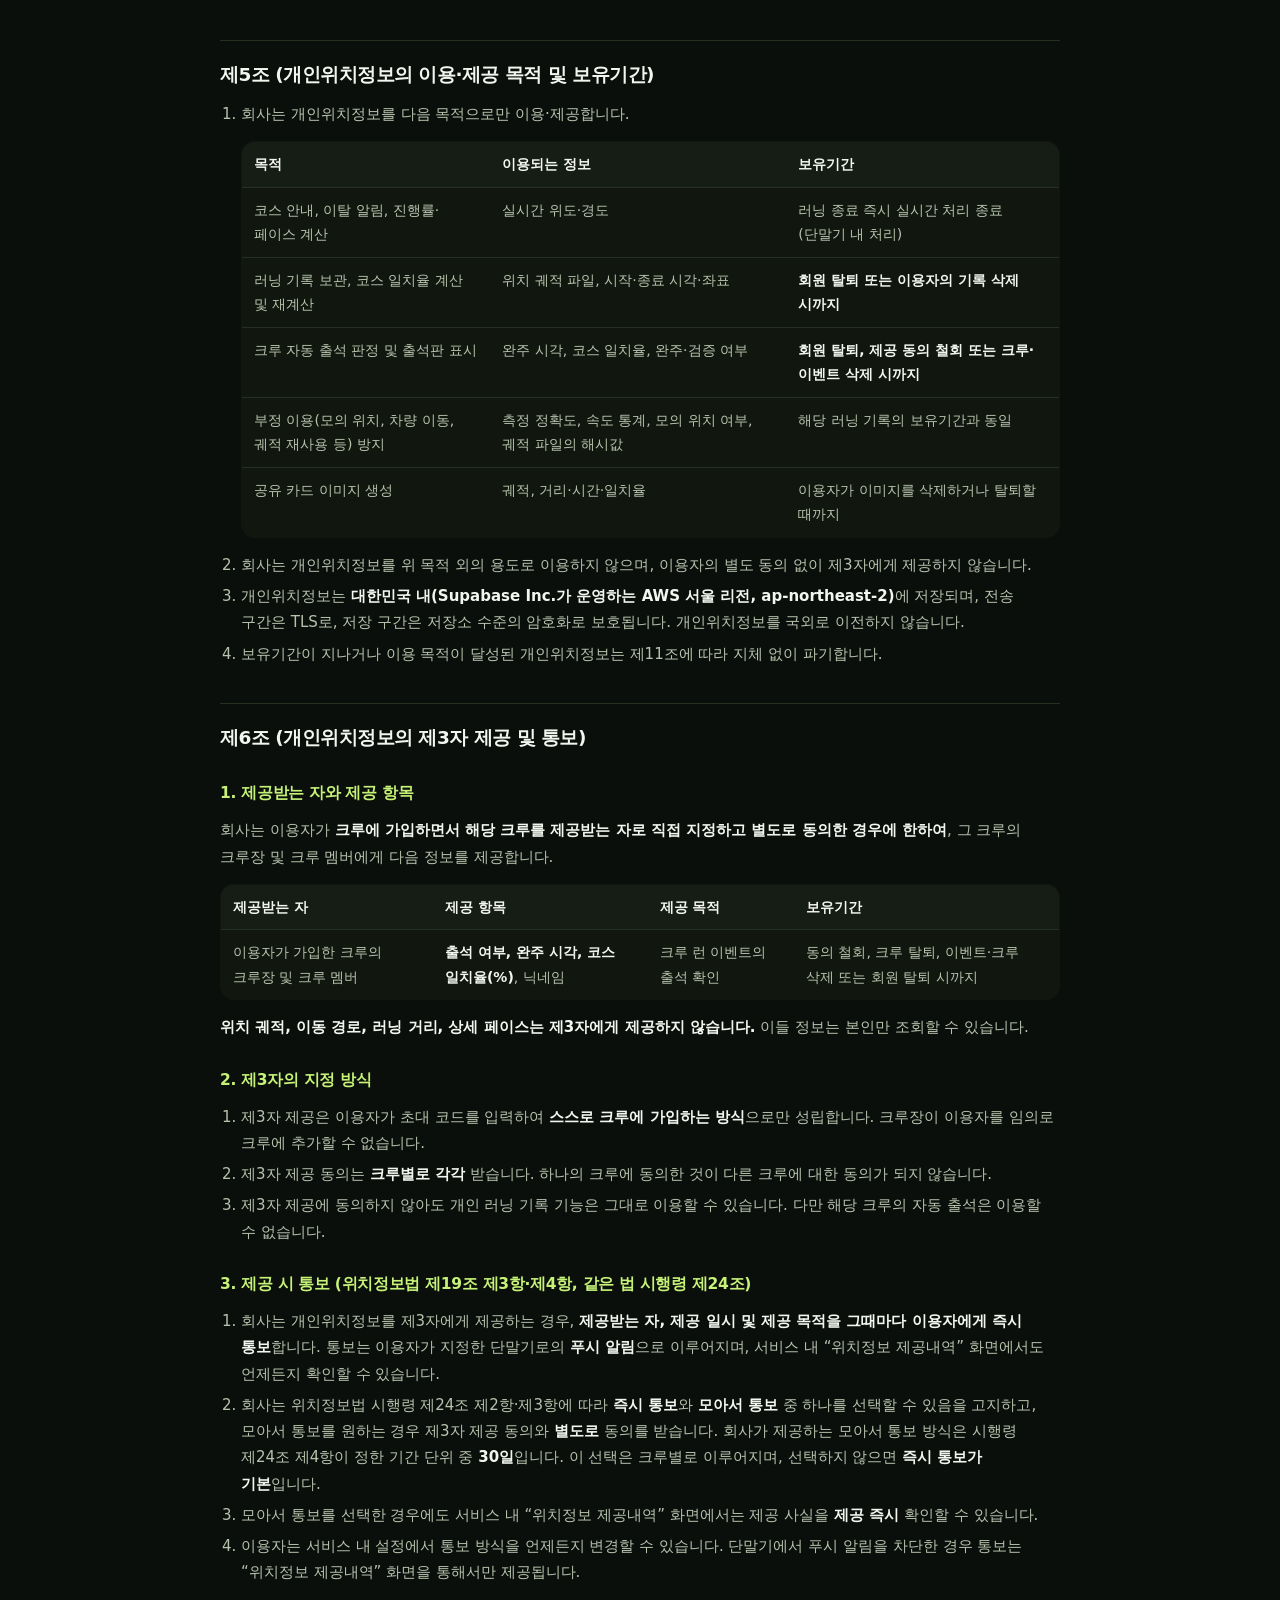
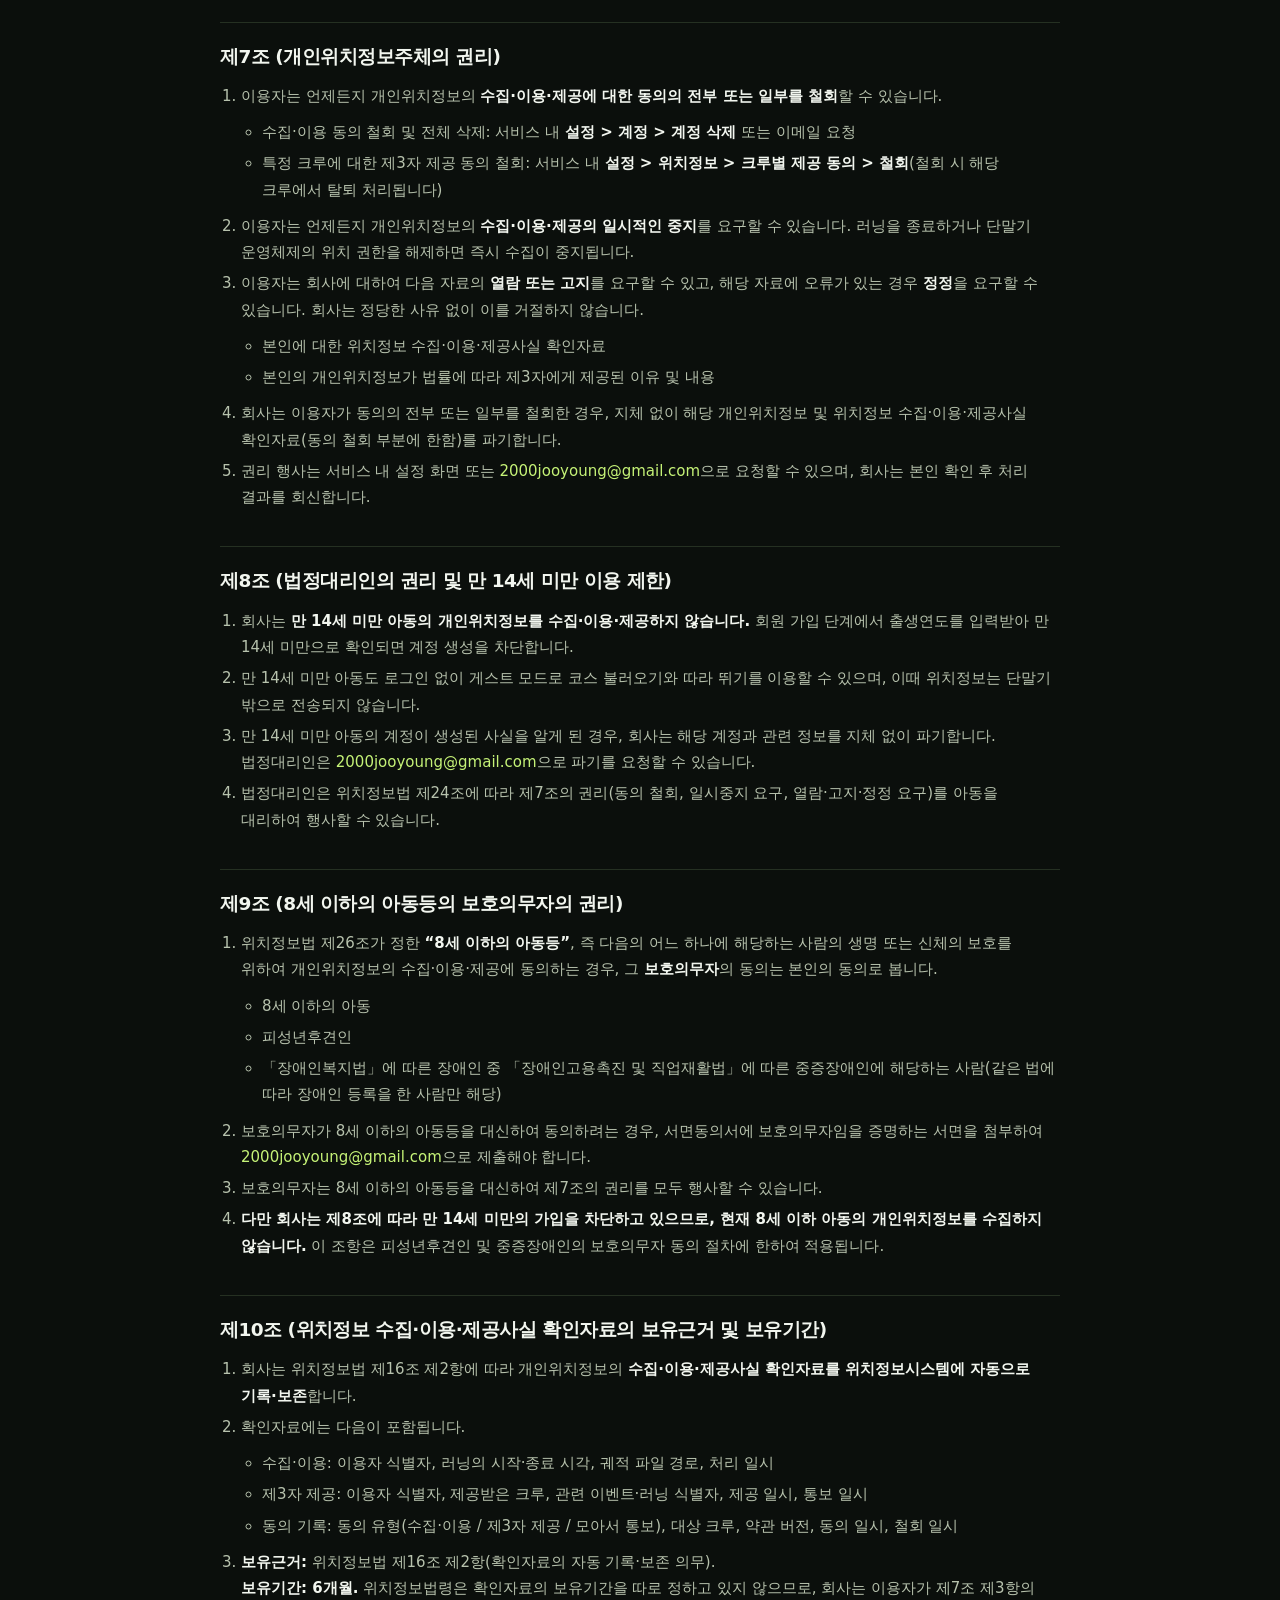
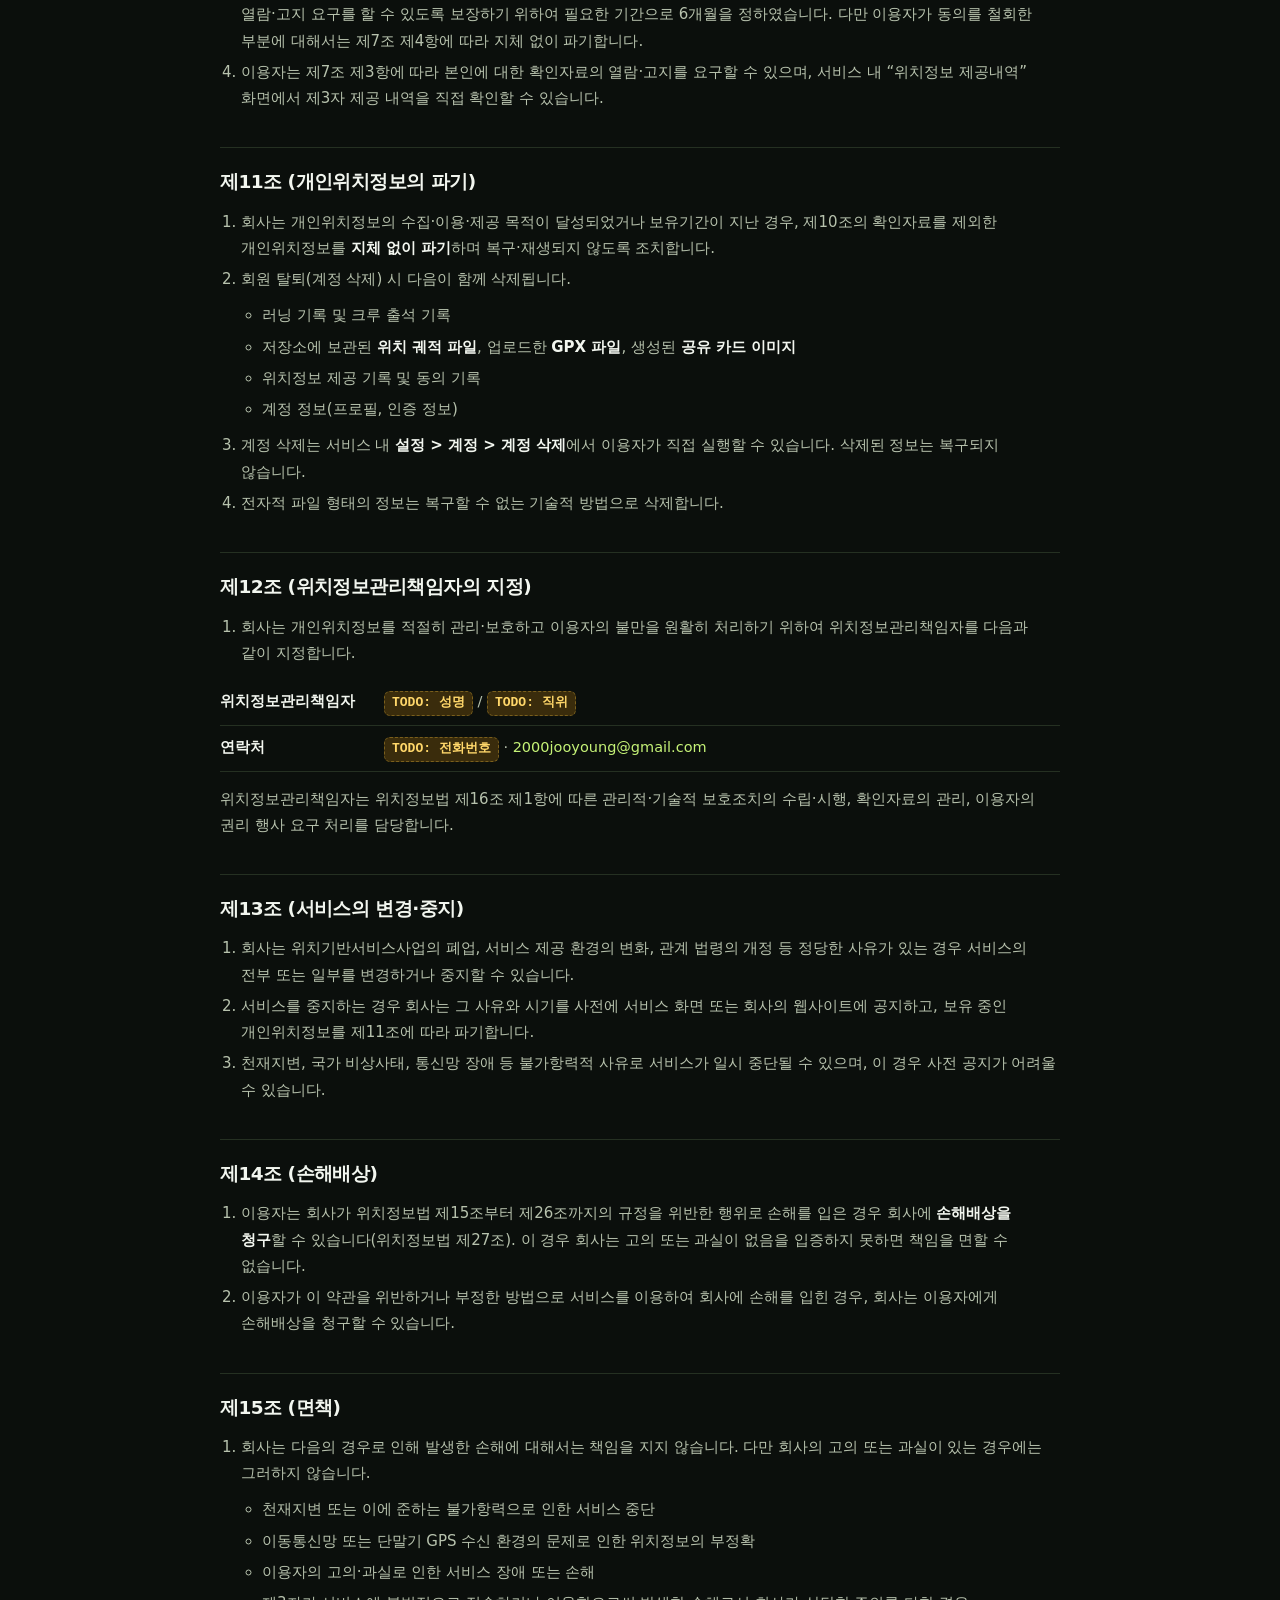
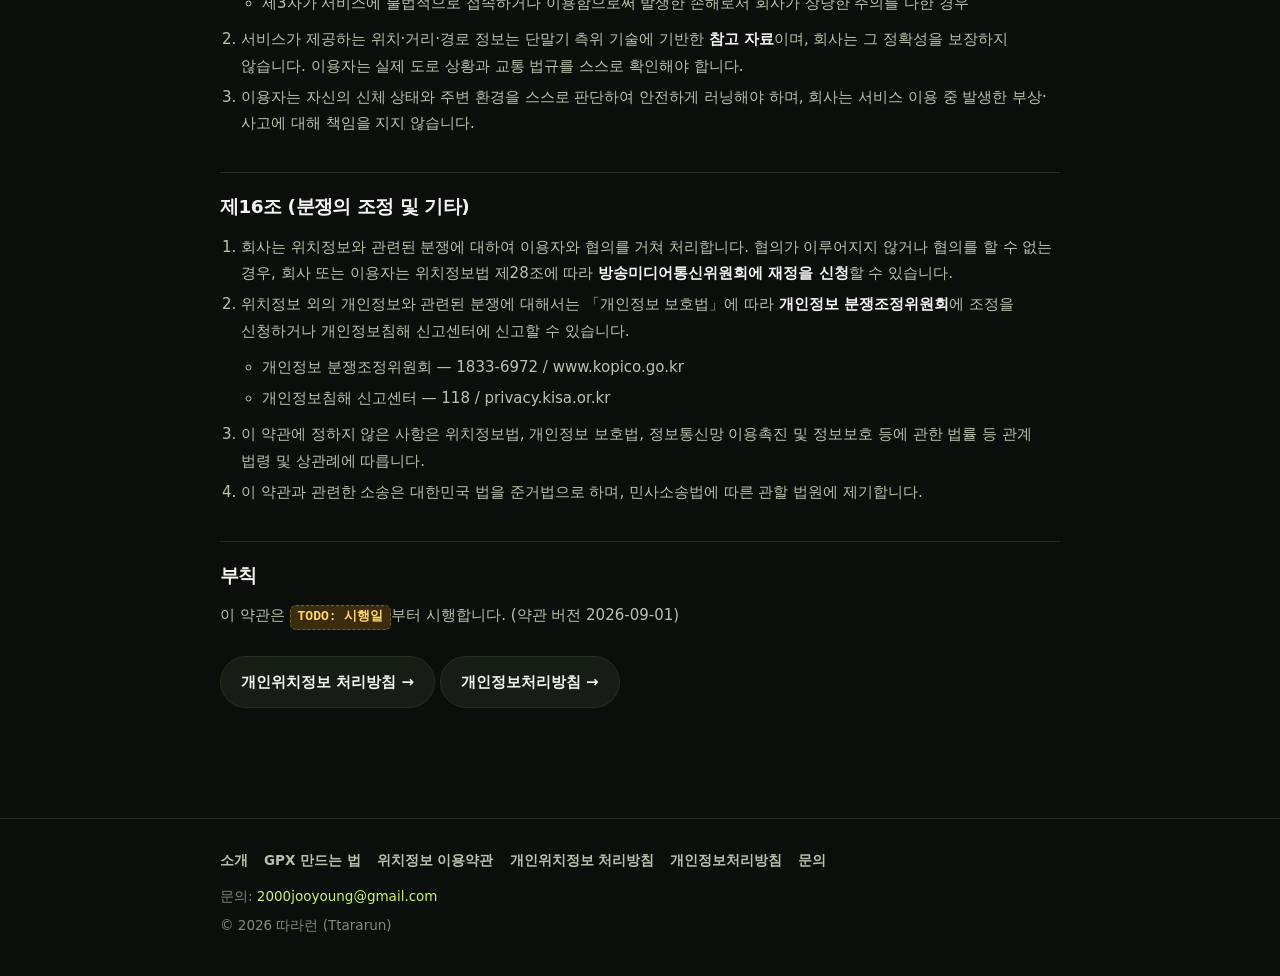
<file: terms-location.html>
<!doctype html>
<html lang="ko">
<head>
<meta charset="utf-8">
<meta name="viewport" content="width=device-width, initial-scale=1">
<title>위치기반서비스 이용약관 — 따라런</title>
<meta name="description" content="따라런 위치기반서비스 이용약관. 위치정보의 보호 및 이용 등에 관한 법률 제18조에 따라 개인위치정보의 수집·이용·제공에 관한 사항을 정합니다.">
<link rel="stylesheet" href="style.css">
</head>
<body>

<header class="site-header">
  <div class="wrap">
    <a class="brand" href="index.html"><span class="dot"></span>따라런</a>
    <nav class="site-nav">
      <a href="index.html">소개</a>
      <a href="how-to-gpx.html">GPX 만드는 법</a>
      <a href="terms-location.html" aria-current="page">위치정보 이용약관</a>
      <a href="location-policy.html">개인위치정보 처리방침</a>
      <a href="privacy.html">개인정보처리방침</a>
      <a href="support.html">문의</a>
    </nav>
  </div>
</header>

<main class="wrap legal">

<h1>위치기반서비스 이용약관</h1>
<p class="meta">버전 2026-09-01 · 시행일 <span class="todo">TODO: 시행일</span> · 「위치정보의 보호 및 이용 등에 관한 법률」 제18조에 따른 약관</p>

<div class="notice">
  <p><strong>이 약관은 「개인정보처리방침」 및 서비스 「이용약관」과 별개의 약관입니다.</strong>
    위치정보법 제18조 제1항에 따라 개인위치정보의 수집·이용·제공에 관해서는 이 약관에 <strong>따로 동의</strong>를 받습니다.
    동의하지 않아도 로그인 없는 게스트 모드로 코스 불러오기와 따라 뛰기를 이용할 수 있으나, 기록 보관·크루 출석 기능은 이용할 수 없습니다.</p>
  <p><strong>만 14세 미만은 따라런 계정을 만들 수 없습니다.</strong> (위치정보법 제25조, 개인정보 보호법 제22조의2)</p>
</div>

<nav class="toc" aria-label="목차">
  <strong>목차</strong>
  <ol>
    <li><a href="#a0">사업자 정보</a></li>
    <li><a href="#a1">제1조 목적</a></li>
    <li><a href="#a2">제2조 약관의 명시·효력 및 변경</a></li>
    <li><a href="#a3">제3조 서비스의 내용 및 요금</a></li>
    <li><a href="#a4">제4조 개인위치정보의 수집 항목 및 방법</a></li>
    <li><a href="#a5">제5조 개인위치정보의 이용·제공 목적 및 보유기간</a></li>
    <li><a href="#a6">제6조 개인위치정보의 제3자 제공 및 통보</a></li>
    <li><a href="#a7">제7조 개인위치정보주체의 권리</a></li>
    <li><a href="#a8">제8조 법정대리인의 권리 및 만 14세 미만 이용 제한</a></li>
    <li><a href="#a9">제9조 8세 이하의 아동등의 보호의무자의 권리</a></li>
    <li><a href="#a10">제10조 위치정보 수집·이용·제공사실 확인자료의 보유근거 및 보유기간</a></li>
    <li><a href="#a11">제11조 개인위치정보의 파기</a></li>
    <li><a href="#a12">제12조 위치정보관리책임자의 지정</a></li>
    <li><a href="#a13">제13조 서비스의 변경·중지</a></li>
    <li><a href="#a14">제14조 손해배상</a></li>
    <li><a href="#a15">제15조 면책</a></li>
    <li><a href="#a16">제16조 분쟁의 조정 및 기타</a></li>
    <li><a href="#addenda">부칙</a></li>
  </ol>
</nav>

<h2 id="a0">사업자 정보</h2>
<div class="notice">
  <p><strong>아래 항목은 사업자등록 및 위치기반서비스사업 신고 완료 후 실제 값으로 반드시 교체해야 합니다.</strong>
    위치정보법 제18조 제2항 제1호는 사업자의 상호·주소·전화번호 그 밖의 연락처를 약관에 명시하도록 정하고 있습니다.</p>
</div>
<dl class="info">
  <div><dt>상호</dt><dd><span class="todo">TODO: 상호(사업자등록증상 명칭)</span></dd></div>
  <div><dt>대표자</dt><dd><span class="todo">TODO: 대표자 성명</span></dd></div>
  <div><dt>주소</dt><dd><span class="todo">TODO: 사업장 주소</span></dd></div>
  <div><dt>사업자등록번호</dt><dd><span class="todo">TODO: 000-00-00000</span></dd></div>
  <div><dt>통신판매업 신고번호</dt><dd><span class="todo">TODO: 해당 시 기재 (직전년도 거래 50회 미만 또는 간이과세자는 면제)</span></dd></div>
  <div><dt>위치기반서비스사업 신고</dt><dd><span class="todo">TODO: 방송미디어통신위원회 신고번호 및 신고일</span></dd></div>
  <div><dt>전화번호</dt><dd><span class="todo">TODO: 연락 가능한 전화번호</span></dd></div>
  <div><dt>이메일</dt><dd><a href="mailto:2000jooyoung@gmail.com">2000jooyoung@gmail.com</a></dd></div>
  <div><dt>서비스명</dt><dd>따라런 (Ttararun)</dd></div>
</dl>

<h2 id="a1">제1조 (목적)</h2>
<p>이 약관은 <span class="todo">TODO: 상호</span>(이하 “회사”)가 제공하는 러닝 코스 안내·기록 애플리케이션 “따라런”(이하 “서비스”)의 위치기반서비스 이용과 관련하여, 회사와 개인위치정보주체(이하 “이용자”) 간의 권리·의무 및 책임사항, 기타 필요한 사항을 규정함을 목적으로 합니다.</p>

<h2 id="a2">제2조 (약관의 명시·효력 및 변경)</h2>
<ol>
  <li>회사는 이 약관을 이용자가 쉽게 확인할 수 있도록 서비스 화면 및 회사의 웹사이트에 게시합니다.</li>
  <li>회사는 이 약관의 내용을 이용자가 확인한 후 별도의 동의 절차를 거쳐 동의한 경우에 한하여 개인위치정보를 수집·이용·제공합니다.</li>
  <li>회사는 관계 법령의 개정, 서비스의 변경 등이 있는 경우 이 약관을 변경할 수 있습니다. 약관을 변경하는 경우 시행일 및 변경 사유를 명시하여 시행일 <strong>7일 전</strong>(이용자에게 불리한 변경은 <strong>30일 전</strong>)부터 서비스 화면 또는 회사의 웹사이트에 공지합니다.</li>
  <li>이용자는 변경된 약관에 동의하지 않을 권리가 있으며, 동의하지 않는 경우 동의를 철회하거나 서비스 이용계약을 해지(회원 탈퇴)할 수 있습니다.</li>
  <li>변경된 약관의 시행일 이후에도 이용자가 서비스를 계속 이용하는 경우 변경된 약관에 동의한 것으로 봅니다. 다만 개인위치정보의 수집·이용·제공 목적이나 제공받는 자가 실질적으로 변경되는 경우에는 다시 동의를 받습니다.</li>
</ol>

<h2 id="a3">제3조 (서비스의 내용 및 요금)</h2>
<ol>
  <li>회사가 제공하는 위치기반서비스의 내용은 다음과 같습니다.
    <div class="table-scroll">
      <table>
        <thead><tr><th>서비스명</th><th>내용</th></tr></thead>
        <tbody>
          <tr><td>따라 뛰기(코스 안내)</td><td>이용자가 불러온 GPX 코스와 이용자의 현재 위치를 지도에 함께 표시하고, 남은 거리·진행률·페이스를 안내합니다.</td></tr>
          <tr><td>코스 이탈 알림</td><td>이용자의 현재 위치가 코스에서 일정 거리 이상 벗어난 경우 진동·음성으로 알리고, 복귀 시 다시 알립니다.</td></tr>
          <tr><td>러닝 기록 및 코스 일치율</td><td>러닝 중 수집한 위치 궤적을 저장하고, 코스와 얼마나 일치했는지(코스 일치율)를 서버에서 계산해 기록에 남깁니다.</td></tr>
          <tr><td>공유 카드</td><td>이용자의 요청이 있을 때 궤적과 기록을 담은 이미지를 생성합니다.</td></tr>
          <tr><td>크루 자동 출석</td><td>이용자가 가입한 크루의 런 이벤트 코스를 이벤트 시간 창 안에 완주한 경우, 서버 검증을 거쳐 해당 크루의 출석판에 출석을 기록합니다.</td></tr>
        </tbody>
      </table>
    </div>
  </li>
  <li>위치기반서비스 자체의 이용요금은 무료입니다. 다만 크루 운영자를 위한 유료 구독(크루 Pro)이 제공될 수 있으며, 유료 상품의 가격·결제·환불 조건은 각 앱 마켓의 결제 정책과 서비스 내 안내에 따릅니다.</li>
  <li>서비스 이용에 따른 데이터 통신요금은 이용자가 가입한 이동통신사의 정책에 따라 별도로 부과됩니다.</li>
  <li>로그인하지 않은 <strong>게스트 모드</strong>에서는 위치정보가 이용자의 단말기 내에서만 처리되며 회사의 위치정보시스템으로 전송되지 않습니다.</li>
</ol>

<h2 id="a4">제4조 (개인위치정보의 수집 항목 및 방법)</h2>
<ol>
  <li>회사는 다음의 개인위치정보를 수집합니다.
    <ul>
      <li>단말기의 위성항법장치(GPS)를 통해 측정된 <strong>위도·경도</strong></li>
      <li>각 측정값의 <strong>측정 시각</strong>, <strong>측정 정확도(m)</strong></li>
      <li>단말기가 제공하는 경우 <strong>고도·속도</strong></li>
      <li>Android 단말기에서 해당 측정값이 <strong>모의 위치(mock location)</strong>인지 여부</li>
      <li>러닝의 <strong>시작·종료 시각</strong>, 시작·종료 지점 좌표, 총 거리, 소요 시간, 코스 이탈 횟수</li>
      <li>이용자가 직접 불러온 <strong>GPX 코스 파일</strong> 및 그로부터 계산된 경로 좌표</li>
    </ul>
  </li>
  <li>수집 방법과 시점은 다음과 같습니다.
    <ul>
      <li>개인위치정보는 이용자가 서비스에서 <strong>“따라 뛰기”를 시작한 때부터 종료할 때까지만</strong> 수집됩니다. 러닝을 종료하면 수집을 중지합니다.</li>
      <li>러닝 중 측정값은 단말기에 임시로 기록되고, 러닝 종료 시 <strong>HTTPS(TLS)로 암호화된 통신</strong>을 통해 회사의 위치정보시스템으로 전송됩니다.</li>
      <li>백그라운드(화면이 꺼진 상태)에서도 코스 이탈 알림과 음성 안내를 이어가기 위해 위치 수집이 계속될 수 있으며, 이 경우 단말기에 위치 사용 표시가 나타납니다.</li>
      <li>회사는 이동통신사의 기지국 정보나 Wi-Fi 측위 서비스를 통해 위치정보를 별도로 수집하지 않습니다.</li>
    </ul>
  </li>
  <li>이용자는 단말기 운영체제의 설정에서 위치 권한을 언제든지 철회할 수 있습니다. 이 경우 코스 안내·기록·자동 출석 기능은 이용할 수 없습니다.</li>
</ol>

<h2 id="a5">제5조 (개인위치정보의 이용·제공 목적 및 보유기간)</h2>
<ol>
  <li>회사는 개인위치정보를 다음 목적으로만 이용·제공합니다.
    <div class="table-scroll">
      <table>
        <thead><tr><th>목적</th><th>이용되는 정보</th><th>보유기간</th></tr></thead>
        <tbody>
          <tr>
            <td>코스 안내, 이탈 알림, 진행률·페이스 계산</td>
            <td>실시간 위도·경도</td>
            <td>러닝 종료 즉시 실시간 처리 종료(단말기 내 처리)</td>
          </tr>
          <tr>
            <td>러닝 기록 보관, 코스 일치율 계산 및 재계산</td>
            <td>위치 궤적 파일, 시작·종료 시각·좌표</td>
            <td><strong>회원 탈퇴 또는 이용자의 기록 삭제 시까지</strong></td>
          </tr>
          <tr>
            <td>크루 자동 출석 판정 및 출석판 표시</td>
            <td>완주 시각, 코스 일치율, 완주·검증 여부</td>
            <td><strong>회원 탈퇴, 제공 동의 철회 또는 크루·이벤트 삭제 시까지</strong></td>
          </tr>
          <tr>
            <td>부정 이용(모의 위치, 차량 이동, 궤적 재사용 등) 방지</td>
            <td>측정 정확도, 속도 통계, 모의 위치 여부, 궤적 파일의 해시값</td>
            <td>해당 러닝 기록의 보유기간과 동일</td>
          </tr>
          <tr>
            <td>공유 카드 이미지 생성</td>
            <td>궤적, 거리·시간·일치율</td>
            <td>이용자가 이미지를 삭제하거나 탈퇴할 때까지</td>
          </tr>
        </tbody>
      </table>
    </div>
  </li>
  <li>회사는 개인위치정보를 위 목적 외의 용도로 이용하지 않으며, 이용자의 별도 동의 없이 제3자에게 제공하지 않습니다.</li>
  <li>개인위치정보는 <strong>대한민국 내(Supabase Inc.가 운영하는 AWS 서울 리전, ap-northeast-2)</strong>에 저장되며, 전송 구간은 TLS로, 저장 구간은 저장소 수준의 암호화로 보호됩니다. 개인위치정보를 국외로 이전하지 않습니다.</li>
  <li>보유기간이 지나거나 이용 목적이 달성된 개인위치정보는 제11조에 따라 지체 없이 파기합니다.</li>
</ol>

<h2 id="a6">제6조 (개인위치정보의 제3자 제공 및 통보)</h2>

<h3>1. 제공받는 자와 제공 항목</h3>
<p>회사는 이용자가 <strong>크루에 가입하면서 해당 크루를 제공받는 자로 직접 지정하고 별도로 동의한 경우에 한하여</strong>, 그 크루의 크루장 및 크루 멤버에게 다음 정보를 제공합니다.</p>
<div class="table-scroll">
  <table>
    <thead><tr><th>제공받는 자</th><th>제공 항목</th><th>제공 목적</th><th>보유기간</th></tr></thead>
    <tbody>
      <tr>
        <td>이용자가 가입한 크루의 크루장 및 크루 멤버</td>
        <td><strong>출석 여부, 완주 시각, 코스 일치율(%)</strong>, 닉네임</td>
        <td>크루 런 이벤트의 출석 확인</td>
        <td>동의 철회, 크루 탈퇴, 이벤트·크루 삭제 또는 회원 탈퇴 시까지</td>
      </tr>
    </tbody>
  </table>
</div>
<p><strong>위치 궤적, 이동 경로, 러닝 거리, 상세 페이스는 제3자에게 제공하지 않습니다.</strong> 이들 정보는 본인만 조회할 수 있습니다.</p>

<h3>2. 제3자의 지정 방식</h3>
<ol>
  <li>제3자 제공은 이용자가 초대 코드를 입력하여 <strong>스스로 크루에 가입하는 방식</strong>으로만 성립합니다. 크루장이 이용자를 임의로 크루에 추가할 수 없습니다.</li>
  <li>제3자 제공 동의는 <strong>크루별로 각각</strong> 받습니다. 하나의 크루에 동의한 것이 다른 크루에 대한 동의가 되지 않습니다.</li>
  <li>제3자 제공에 동의하지 않아도 개인 러닝 기록 기능은 그대로 이용할 수 있습니다. 다만 해당 크루의 자동 출석은 이용할 수 없습니다.</li>
</ol>

<h3>3. 제공 시 통보 (위치정보법 제19조 제3항·제4항, 같은 법 시행령 제24조)</h3>
<ol>
  <li>회사는 개인위치정보를 제3자에게 제공하는 경우, <strong>제공받는 자, 제공 일시 및 제공 목적을 그때마다 이용자에게 즉시 통보</strong>합니다. 통보는 이용자가 지정한 단말기로의 <strong>푸시 알림</strong>으로 이루어지며, 서비스 내 “위치정보 제공내역” 화면에서도 언제든지 확인할 수 있습니다.</li>
  <li>회사는 위치정보법 시행령 제24조 제2항·제3항에 따라 <strong>즉시 통보</strong>와 <strong>모아서 통보</strong> 중 하나를 선택할 수 있음을 고지하고, 모아서 통보를 원하는 경우 제3자 제공 동의와 <strong>별도로</strong> 동의를 받습니다. 회사가 제공하는 모아서 통보 방식은 시행령 제24조 제4항이 정한 기간 단위 중 <strong>30일</strong>입니다. 이 선택은 크루별로 이루어지며, 선택하지 않으면 <strong>즉시 통보가 기본</strong>입니다.</li>
  <li>모아서 통보를 선택한 경우에도 서비스 내 “위치정보 제공내역” 화면에서는 제공 사실을 <strong>제공 즉시</strong> 확인할 수 있습니다.</li>
  <li>이용자는 서비스 내 설정에서 통보 방식을 언제든지 변경할 수 있습니다. 단말기에서 푸시 알림을 차단한 경우 통보는 “위치정보 제공내역” 화면을 통해서만 제공됩니다.</li>
</ol>

<h2 id="a7">제7조 (개인위치정보주체의 권리)</h2>
<ol>
  <li>이용자는 언제든지 개인위치정보의 <strong>수집·이용·제공에 대한 동의의 전부 또는 일부를 철회</strong>할 수 있습니다.
    <ul>
      <li>수집·이용 동의 철회 및 전체 삭제: 서비스 내 <strong>설정 &gt; 계정 &gt; 계정 삭제</strong> 또는 이메일 요청</li>
      <li>특정 크루에 대한 제3자 제공 동의 철회: 서비스 내 <strong>설정 &gt; 위치정보 &gt; 크루별 제공 동의 &gt; 철회</strong>(철회 시 해당 크루에서 탈퇴 처리됩니다)</li>
    </ul>
  </li>
  <li>이용자는 언제든지 개인위치정보의 <strong>수집·이용·제공의 일시적인 중지</strong>를 요구할 수 있습니다. 러닝을 종료하거나 단말기 운영체제의 위치 권한을 해제하면 즉시 수집이 중지됩니다.</li>
  <li>이용자는 회사에 대하여 다음 자료의 <strong>열람 또는 고지</strong>를 요구할 수 있고, 해당 자료에 오류가 있는 경우 <strong>정정</strong>을 요구할 수 있습니다. 회사는 정당한 사유 없이 이를 거절하지 않습니다.
    <ul>
      <li>본인에 대한 위치정보 수집·이용·제공사실 확인자료</li>
      <li>본인의 개인위치정보가 법률에 따라 제3자에게 제공된 이유 및 내용</li>
    </ul>
  </li>
  <li>회사는 이용자가 동의의 전부 또는 일부를 철회한 경우, 지체 없이 해당 개인위치정보 및 위치정보 수집·이용·제공사실 확인자료(동의 철회 부분에 한함)를 파기합니다.</li>
  <li>권리 행사는 서비스 내 설정 화면 또는 <a href="mailto:2000jooyoung@gmail.com">2000jooyoung@gmail.com</a>으로 요청할 수 있으며, 회사는 본인 확인 후 처리 결과를 회신합니다.</li>
</ol>

<h2 id="a8">제8조 (법정대리인의 권리 및 만 14세 미만 이용 제한)</h2>
<ol>
  <li>회사는 <strong>만 14세 미만 아동의 개인위치정보를 수집·이용·제공하지 않습니다.</strong> 회원 가입 단계에서 출생연도를 입력받아 만 14세 미만으로 확인되면 계정 생성을 차단합니다.</li>
  <li>만 14세 미만 아동도 로그인 없이 게스트 모드로 코스 불러오기와 따라 뛰기를 이용할 수 있으며, 이때 위치정보는 단말기 밖으로 전송되지 않습니다.</li>
  <li>만 14세 미만 아동의 계정이 생성된 사실을 알게 된 경우, 회사는 해당 계정과 관련 정보를 지체 없이 파기합니다. 법정대리인은 <a href="mailto:2000jooyoung@gmail.com">2000jooyoung@gmail.com</a>으로 파기를 요청할 수 있습니다.</li>
  <li>법정대리인은 위치정보법 제24조에 따라 제7조의 권리(동의 철회, 일시중지 요구, 열람·고지·정정 요구)를 아동을 대리하여 행사할 수 있습니다.</li>
</ol>

<h2 id="a9">제9조 (8세 이하의 아동등의 보호의무자의 권리)</h2>
<ol>
  <li>위치정보법 제26조가 정한 <strong>“8세 이하의 아동등”</strong>, 즉 다음의 어느 하나에 해당하는 사람의 생명 또는 신체의 보호를 위하여 개인위치정보의 수집·이용·제공에 동의하는 경우, 그 <strong>보호의무자</strong>의 동의는 본인의 동의로 봅니다.
    <ul>
      <li>8세 이하의 아동</li>
      <li>피성년후견인</li>
      <li>「장애인복지법」에 따른 장애인 중 「장애인고용촉진 및 직업재활법」에 따른 중증장애인에 해당하는 사람(같은 법에 따라 장애인 등록을 한 사람만 해당)</li>
    </ul>
  </li>
  <li>보호의무자가 8세 이하의 아동등을 대신하여 동의하려는 경우, 서면동의서에 보호의무자임을 증명하는 서면을 첨부하여 <a href="mailto:2000jooyoung@gmail.com">2000jooyoung@gmail.com</a>으로 제출해야 합니다.</li>
  <li>보호의무자는 8세 이하의 아동등을 대신하여 제7조의 권리를 모두 행사할 수 있습니다.</li>
  <li><strong>다만 회사는 제8조에 따라 만 14세 미만의 가입을 차단하고 있으므로, 현재 8세 이하 아동의 개인위치정보를 수집하지 않습니다.</strong> 이 조항은 피성년후견인 및 중증장애인의 보호의무자 동의 절차에 한하여 적용됩니다.</li>
</ol>

<h2 id="a10">제10조 (위치정보 수집·이용·제공사실 확인자료의 보유근거 및 보유기간)</h2>
<ol>
  <li>회사는 위치정보법 제16조 제2항에 따라 개인위치정보의 <strong>수집·이용·제공사실 확인자료를 위치정보시스템에 자동으로 기록·보존</strong>합니다.</li>
  <li>확인자료에는 다음이 포함됩니다.
    <ul>
      <li>수집·이용: 이용자 식별자, 러닝의 시작·종료 시각, 궤적 파일 경로, 처리 일시</li>
      <li>제3자 제공: 이용자 식별자, 제공받은 크루, 관련 이벤트·러닝 식별자, 제공 일시, 통보 일시</li>
      <li>동의 기록: 동의 유형(수집·이용 / 제3자 제공 / 모아서 통보), 대상 크루, 약관 버전, 동의 일시, 철회 일시</li>
    </ul>
  </li>
  <li><strong>보유근거:</strong> 위치정보법 제16조 제2항(확인자료의 자동 기록·보존 의무).<br>
    <strong>보유기간: 6개월.</strong> 위치정보법령은 확인자료의 보유기간을 따로 정하고 있지 않으므로, 회사는 이용자가 제7조 제3항의 열람·고지 요구를 할 수 있도록 보장하기 위하여 필요한 기간으로 6개월을 정하였습니다.
    다만 이용자가 동의를 철회한 부분에 대해서는 제7조 제4항에 따라 지체 없이 파기합니다.</li>
  <li>이용자는 제7조 제3항에 따라 본인에 대한 확인자료의 열람·고지를 요구할 수 있으며, 서비스 내 “위치정보 제공내역” 화면에서 제3자 제공 내역을 직접 확인할 수 있습니다.</li>
</ol>

<h2 id="a11">제11조 (개인위치정보의 파기)</h2>
<ol>
  <li>회사는 개인위치정보의 수집·이용·제공 목적이 달성되었거나 보유기간이 지난 경우, 제10조의 확인자료를 제외한 개인위치정보를 <strong>지체 없이 파기</strong>하며 복구·재생되지 않도록 조치합니다.</li>
  <li>회원 탈퇴(계정 삭제) 시 다음이 함께 삭제됩니다.
    <ul>
      <li>러닝 기록 및 크루 출석 기록</li>
      <li>저장소에 보관된 <strong>위치 궤적 파일</strong>, 업로드한 <strong>GPX 파일</strong>, 생성된 <strong>공유 카드 이미지</strong></li>
      <li>위치정보 제공 기록 및 동의 기록</li>
      <li>계정 정보(프로필, 인증 정보)</li>
    </ul>
  </li>
  <li>계정 삭제는 서비스 내 <strong>설정 &gt; 계정 &gt; 계정 삭제</strong>에서 이용자가 직접 실행할 수 있습니다. 삭제된 정보는 복구되지 않습니다.</li>
  <li>전자적 파일 형태의 정보는 복구할 수 없는 기술적 방법으로 삭제합니다.</li>
</ol>

<h2 id="a12">제12조 (위치정보관리책임자의 지정)</h2>
<ol>
  <li>회사는 개인위치정보를 적절히 관리·보호하고 이용자의 불만을 원활히 처리하기 위하여 위치정보관리책임자를 다음과 같이 지정합니다.</li>
</ol>
<dl class="info">
  <div><dt>위치정보관리책임자</dt><dd><span class="todo">TODO: 성명</span> / <span class="todo">TODO: 직위</span></dd></div>
  <div><dt>연락처</dt><dd><span class="todo">TODO: 전화번호</span> · <a href="mailto:2000jooyoung@gmail.com">2000jooyoung@gmail.com</a></dd></div>
</dl>
<p>위치정보관리책임자는 위치정보법 제16조 제1항에 따른 관리적·기술적 보호조치의 수립·시행, 확인자료의 관리, 이용자의 권리 행사 요구 처리를 담당합니다.</p>

<h2 id="a13">제13조 (서비스의 변경·중지)</h2>
<ol>
  <li>회사는 위치기반서비스사업의 폐업, 서비스 제공 환경의 변화, 관계 법령의 개정 등 정당한 사유가 있는 경우 서비스의 전부 또는 일부를 변경하거나 중지할 수 있습니다.</li>
  <li>서비스를 중지하는 경우 회사는 그 사유와 시기를 사전에 서비스 화면 또는 회사의 웹사이트에 공지하고, 보유 중인 개인위치정보를 제11조에 따라 파기합니다.</li>
  <li>천재지변, 국가 비상사태, 통신망 장애 등 불가항력적 사유로 서비스가 일시 중단될 수 있으며, 이 경우 사전 공지가 어려울 수 있습니다.</li>
</ol>

<h2 id="a14">제14조 (손해배상)</h2>
<ol>
  <li>이용자는 회사가 위치정보법 제15조부터 제26조까지의 규정을 위반한 행위로 손해를 입은 경우 회사에 <strong>손해배상을 청구</strong>할 수 있습니다(위치정보법 제27조). 이 경우 회사는 고의 또는 과실이 없음을 입증하지 못하면 책임을 면할 수 없습니다.</li>
  <li>이용자가 이 약관을 위반하거나 부정한 방법으로 서비스를 이용하여 회사에 손해를 입힌 경우, 회사는 이용자에게 손해배상을 청구할 수 있습니다.</li>
</ol>

<h2 id="a15">제15조 (면책)</h2>
<ol>
  <li>회사는 다음의 경우로 인해 발생한 손해에 대해서는 책임을 지지 않습니다. 다만 회사의 고의 또는 과실이 있는 경우에는 그러하지 않습니다.
    <ul>
      <li>천재지변 또는 이에 준하는 불가항력으로 인한 서비스 중단</li>
      <li>이동통신망 또는 단말기 GPS 수신 환경의 문제로 인한 위치정보의 부정확</li>
      <li>이용자의 고의·과실로 인한 서비스 장애 또는 손해</li>
      <li>제3자가 서비스에 불법적으로 접속하거나 이용함으로써 발생한 손해로서 회사가 상당한 주의를 다한 경우</li>
    </ul>
  </li>
  <li>서비스가 제공하는 위치·거리·경로 정보는 단말기 측위 기술에 기반한 <strong>참고 자료</strong>이며, 회사는 그 정확성을 보장하지 않습니다. 이용자는 실제 도로 상황과 교통 법규를 스스로 확인해야 합니다.</li>
  <li>이용자는 자신의 신체 상태와 주변 환경을 스스로 판단하여 안전하게 러닝해야 하며, 회사는 서비스 이용 중 발생한 부상·사고에 대해 책임을 지지 않습니다.</li>
</ol>

<h2 id="a16">제16조 (분쟁의 조정 및 기타)</h2>
<ol>
  <li>회사는 위치정보와 관련된 분쟁에 대하여 이용자와 협의를 거쳐 처리합니다. 협의가 이루어지지 않거나 협의를 할 수 없는 경우, 회사 또는 이용자는 위치정보법 제28조에 따라 <strong>방송미디어통신위원회에 재정을 신청</strong>할 수 있습니다.</li>
  <li>위치정보 외의 개인정보와 관련된 분쟁에 대해서는 「개인정보 보호법」에 따라 <strong>개인정보 분쟁조정위원회</strong>에 조정을 신청하거나 개인정보침해 신고센터에 신고할 수 있습니다.
    <ul>
      <li>개인정보 분쟁조정위원회 — 1833-6972 / www.kopico.go.kr</li>
      <li>개인정보침해 신고센터 — 118 / privacy.kisa.or.kr</li>
    </ul>
  </li>
  <li>이 약관에 정하지 않은 사항은 위치정보법, 개인정보 보호법, 정보통신망 이용촉진 및 정보보호 등에 관한 법률 등 관계 법령 및 상관례에 따릅니다.</li>
  <li>이 약관과 관련한 소송은 대한민국 법을 준거법으로 하며, 민사소송법에 따른 관할 법원에 제기합니다.</li>
</ol>

<h2 id="addenda">부칙</h2>
<p>이 약관은 <span class="todo">TODO: 시행일</span>부터 시행합니다. (약관 버전 2026-09-01)</p>

<p style="margin-top:26px">
  <a class="btn" href="location-policy.html">개인위치정보 처리방침 →</a>
  <a class="btn" href="privacy.html">개인정보처리방침 →</a>
</p>

</main>

<footer class="site-footer">
  <div class="wrap">
    <nav>
      <a href="index.html">소개</a>
      <a href="how-to-gpx.html">GPX 만드는 법</a>
      <a href="terms-location.html">위치정보 이용약관</a>
      <a href="location-policy.html">개인위치정보 처리방침</a>
      <a href="privacy.html">개인정보처리방침</a>
      <a href="support.html">문의</a>
    </nav>
    <p>문의: <a href="mailto:2000jooyoung@gmail.com">2000jooyoung@gmail.com</a></p>
    <p>© 2026 따라런 (Ttararun)</p>
  </div>
</footer>

</body>
</html>
</file>
<file: style.css>
/* 따라런 (Ttararun) — static site. No external dependencies. */

:root {
  --ground: #0b0f0c;
  --surface: #11170f;
  --surface-2: #161d14;
  --border: #253022;
  --accent: #c5f277;
  --on-accent: #10160d;
  --text: #f2f6ef;
  --text-2: #b7c2ad;
  --text-3: #808c79;
  --radius: 14px;
  --maxw: 880px;
}

* { box-sizing: border-box; }

html { -webkit-text-size-adjust: 100%; }

body {
  margin: 0;
  background: var(--ground);
  color: var(--text);
  font-family: -apple-system, BlinkMacSystemFont, "Apple SD Gothic Neo", "Pretendard",
    "Noto Sans KR", "Malgun Gothic", "맑은 고딕", system-ui, sans-serif;
  font-size: 16px;
  line-height: 1.75;
  word-break: keep-all;
  overflow-wrap: anywhere;
}

a { color: var(--accent); text-decoration: none; }
a:hover, a:focus-visible { text-decoration: underline; }

.wrap { max-width: var(--maxw); margin: 0 auto; padding: 0 20px; }

/* ---------- header / nav ---------- */

.site-header {
  position: sticky;
  top: 0;
  z-index: 10;
  background: rgba(11, 15, 12, 0.92);
  backdrop-filter: saturate(140%) blur(10px);
  border-bottom: 1px solid var(--border);
}

.site-header .wrap {
  display: flex;
  flex-wrap: wrap;
  align-items: center;
  gap: 8px 18px;
  padding-top: 12px;
  padding-bottom: 12px;
}

.brand {
  display: inline-flex;
  align-items: center;
  gap: 8px;
  font-weight: 800;
  font-size: 18px;
  color: var(--text);
  letter-spacing: -0.02em;
}

.brand .dot {
  width: 10px;
  height: 10px;
  border-radius: 50%;
  background: var(--accent);
}

.site-nav { display: flex; flex-wrap: wrap; gap: 6px 14px; margin-left: auto; }
.site-nav a { color: var(--text-2); font-size: 14px; font-weight: 600; }
.site-nav a[aria-current="page"] { color: var(--accent); }

/* ---------- hero ---------- */

.hero { padding: 56px 0 24px; }
.hero h1 {
  font-size: clamp(30px, 7vw, 50px);
  line-height: 1.22;
  letter-spacing: -0.035em;
  margin: 0 0 16px;
  font-weight: 800;
}
.hero h1 em { font-style: normal; color: var(--accent); }
.hero p.lead { font-size: clamp(16px, 2.6vw, 19px); color: var(--text-2); margin: 0 0 8px; max-width: 46ch; }

.badge {
  display: inline-block;
  padding: 5px 11px;
  border: 1px solid var(--border);
  border-radius: 999px;
  font-size: 12.5px;
  font-weight: 700;
  color: var(--accent);
  background: var(--surface);
  margin-bottom: 18px;
}

.cta-row { display: flex; flex-wrap: wrap; gap: 10px; margin-top: 22px; }

.btn {
  display: inline-block;
  padding: 12px 20px;
  border-radius: 999px;
  font-weight: 700;
  font-size: 15px;
  border: 1px solid var(--border);
  color: var(--text);
  background: var(--surface-2);
}
.btn:hover { text-decoration: none; border-color: var(--accent); }
.btn-primary { background: var(--accent); color: var(--on-accent); border-color: var(--accent); }

/* ---------- sections ---------- */

section { padding: 34px 0; }
h2 {
  font-size: clamp(21px, 4.2vw, 27px);
  letter-spacing: -0.028em;
  margin: 0 0 6px;
  font-weight: 800;
}
h3 { font-size: 17px; margin: 26px 0 6px; font-weight: 700; letter-spacing: -0.02em; }
.section-sub { color: var(--text-3); margin: 0 0 20px; font-size: 14.5px; }

.cards { display: grid; gap: 12px; grid-template-columns: repeat(auto-fit, minmax(232px, 1fr)); }
.card {
  background: var(--surface);
  border: 1px solid var(--border);
  border-radius: var(--radius);
  padding: 18px;
}
.card h3 { margin: 0 0 6px; font-size: 16px; color: var(--accent); }
.card p { margin: 0; color: var(--text-2); font-size: 14.5px; line-height: 1.65; }

/* ---------- screenshots ---------- */

.shots {
  display: grid;
  gap: 14px;
  grid-template-columns: repeat(auto-fit, minmax(190px, 1fr));
  margin: 0;
  padding: 0;
  list-style: none;
}
.shots li { margin: 0; }
.shots img {
  width: 100%;
  height: auto;
  display: block;
  border-radius: var(--radius);
  border: 1px solid var(--border);
  background: var(--surface);
}
.shots figcaption { font-size: 13px; color: var(--text-3); margin-top: 8px; text-align: center; }
.shots figure { margin: 0; }

/* ---------- steps (how-to) ---------- */

.steps { list-style: none; counter-reset: step; margin: 0; padding: 0; display: grid; gap: 10px; }
.steps li {
  counter-increment: step;
  background: var(--surface);
  border: 1px solid var(--border);
  border-radius: var(--radius);
  padding: 16px 16px 16px 58px;
  position: relative;
}
.steps li::before {
  content: counter(step);
  position: absolute;
  left: 16px;
  top: 16px;
  width: 26px;
  height: 26px;
  border-radius: 50%;
  background: var(--accent);
  color: var(--on-accent);
  font-weight: 800;
  font-size: 14px;
  display: grid;
  place-items: center;
}
.steps strong { display: block; font-size: 15.5px; margin-bottom: 3px; }
.steps span { color: var(--text-2); font-size: 14px; line-height: 1.65; }

/* ---------- legal documents ---------- */

.legal { padding-bottom: 60px; }
.legal h1 { font-size: clamp(24px, 5vw, 33px); letter-spacing: -0.03em; margin: 40px 0 6px; }
.legal .meta { color: var(--text-3); font-size: 13.5px; margin: 0 0 26px; }
.legal h2 {
  font-size: 18.5px;
  margin: 36px 0 8px;
  padding-top: 18px;
  border-top: 1px solid var(--border);
}
.legal h3 { font-size: 15.5px; color: var(--accent); }
.legal p, .legal li { font-size: 15px; color: var(--text-2); }
.legal p { margin: 10px 0; }
.legal ul, .legal ol { padding-left: 21px; margin: 10px 0; }
.legal li { margin: 5px 0; }
.legal strong { color: var(--text); }

.toc {
  background: var(--surface);
  border: 1px solid var(--border);
  border-radius: var(--radius);
  padding: 16px 18px;
}
.toc ol { margin: 6px 0 0; padding-left: 20px; columns: 2; column-gap: 26px; }
.toc li { font-size: 14px; break-inside: avoid; }
.toc a { color: var(--text-2); }

.notice {
  background: var(--surface-2);
  border: 1px solid var(--accent);
  border-left-width: 4px;
  border-radius: 10px;
  padding: 14px 16px;
  margin: 18px 0;
}
.notice p { margin: 6px 0; color: var(--text); font-size: 14.5px; }
.notice strong { color: var(--accent); }

.todo {
  display: inline-block;
  background: #3a2c0c;
  color: #ffd76a;
  border: 1px dashed #7a5f1c;
  border-radius: 6px;
  padding: 0 7px;
  font-size: 13px;
  font-weight: 700;
  font-family: ui-monospace, SFMono-Regular, Menlo, monospace;
}

/* ---------- tables ---------- */

.table-scroll { overflow-x: auto; -webkit-overflow-scrolling: touch; margin: 14px 0; }
table {
  width: 100%;
  min-width: 480px;
  border-collapse: collapse;
  font-size: 14px;
  background: var(--surface);
  border: 1px solid var(--border);
  border-radius: var(--radius);
  overflow: hidden;
}
th, td { padding: 10px 12px; text-align: left; border-bottom: 1px solid var(--border); vertical-align: top; }
th { background: var(--surface-2); color: var(--text); font-weight: 700; white-space: nowrap; }
td { color: var(--text-2); }
tbody tr:last-child td { border-bottom: none; }

dl.info { margin: 14px 0; }
dl.info div {
  display: flex;
  flex-wrap: wrap;
  gap: 4px 14px;
  padding: 9px 0;
  border-bottom: 1px solid var(--border);
}
dl.info dt { min-width: 150px; font-weight: 700; color: var(--text); font-size: 14.5px; margin: 0; }
dl.info dd { margin: 0; color: var(--text-2); font-size: 14.5px; }

/* ---------- footer ---------- */

.site-footer {
  border-top: 1px solid var(--border);
  padding: 30px 0 46px;
  margin-top: 40px;
  color: var(--text-3);
  font-size: 13.5px;
}
.site-footer nav { display: flex; flex-wrap: wrap; gap: 8px 16px; margin-bottom: 12px; }
.site-footer nav a { color: var(--text-2); font-weight: 600; }
.site-footer p { margin: 5px 0; }

@media (max-width: 560px) {
  .toc ol { columns: 1; }
  .hero { padding-top: 40px; }
  dl.info dt { min-width: 100%; }
}
</file>
